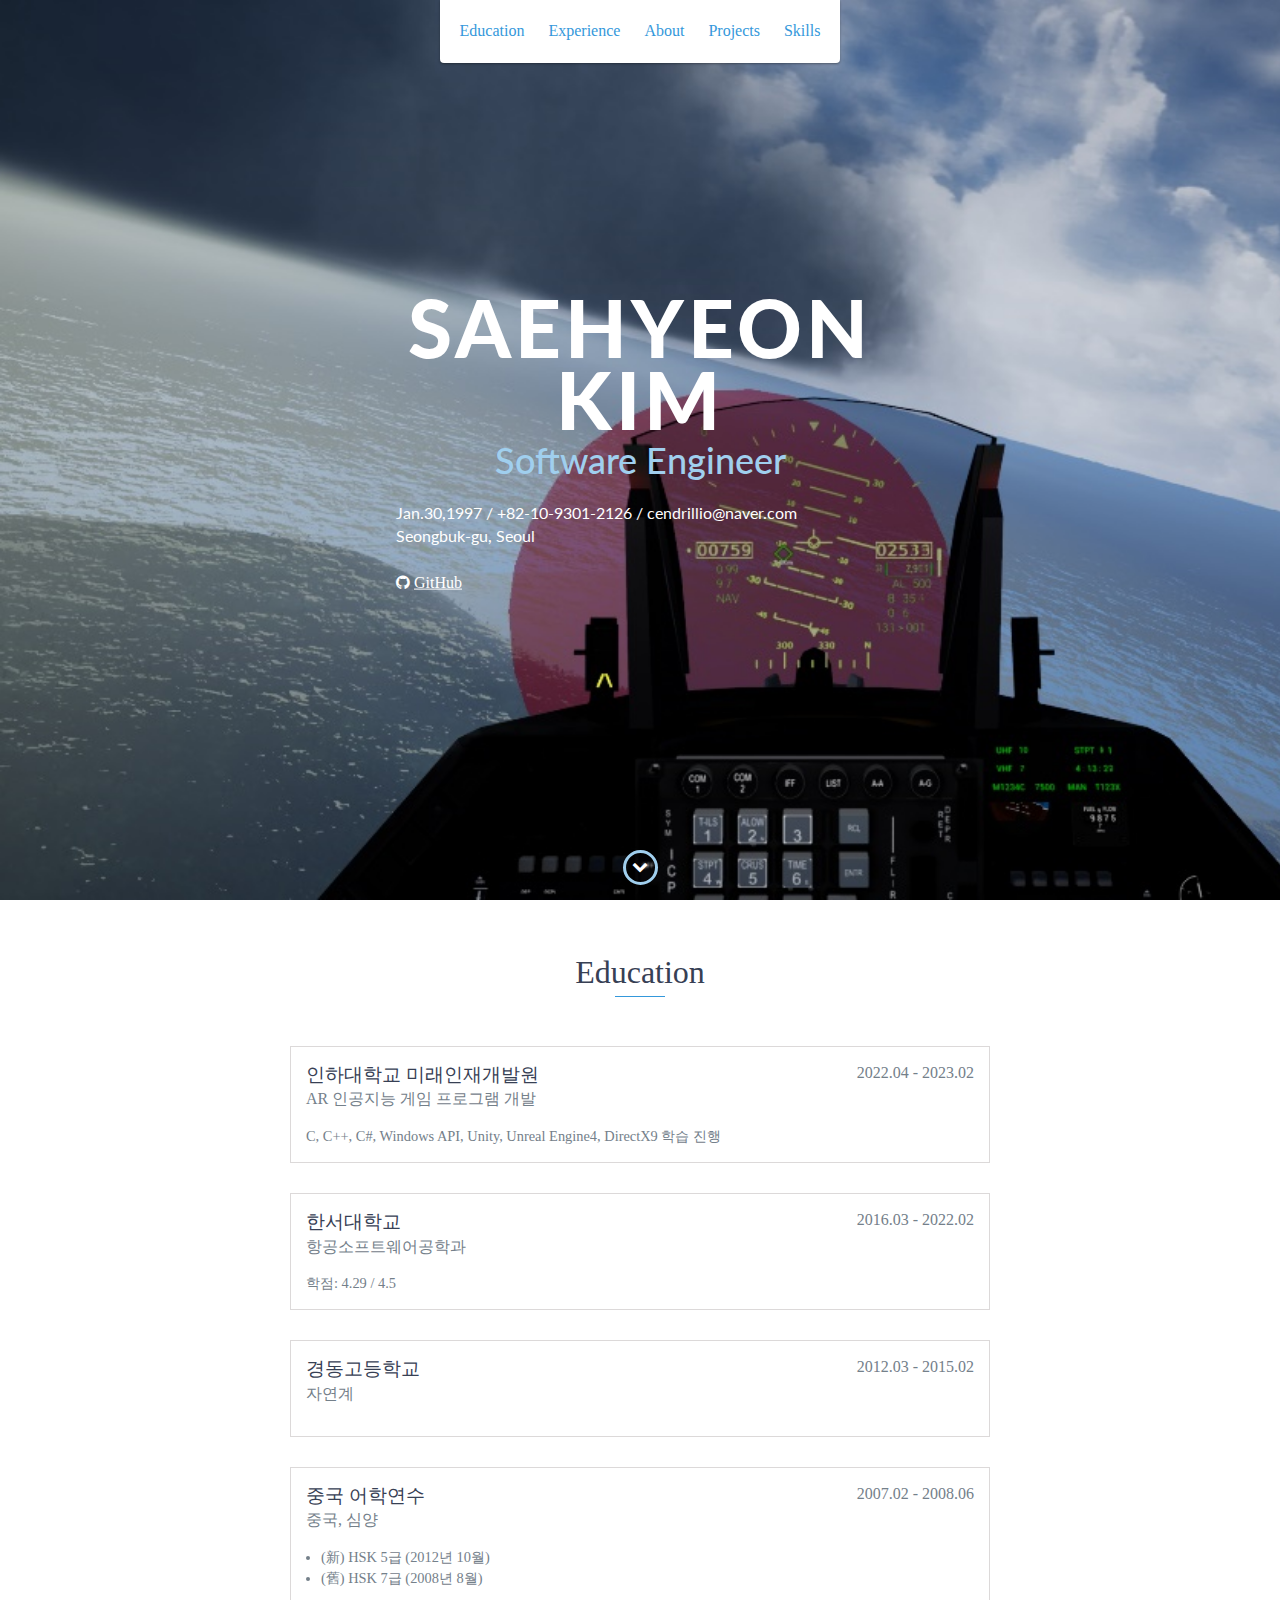
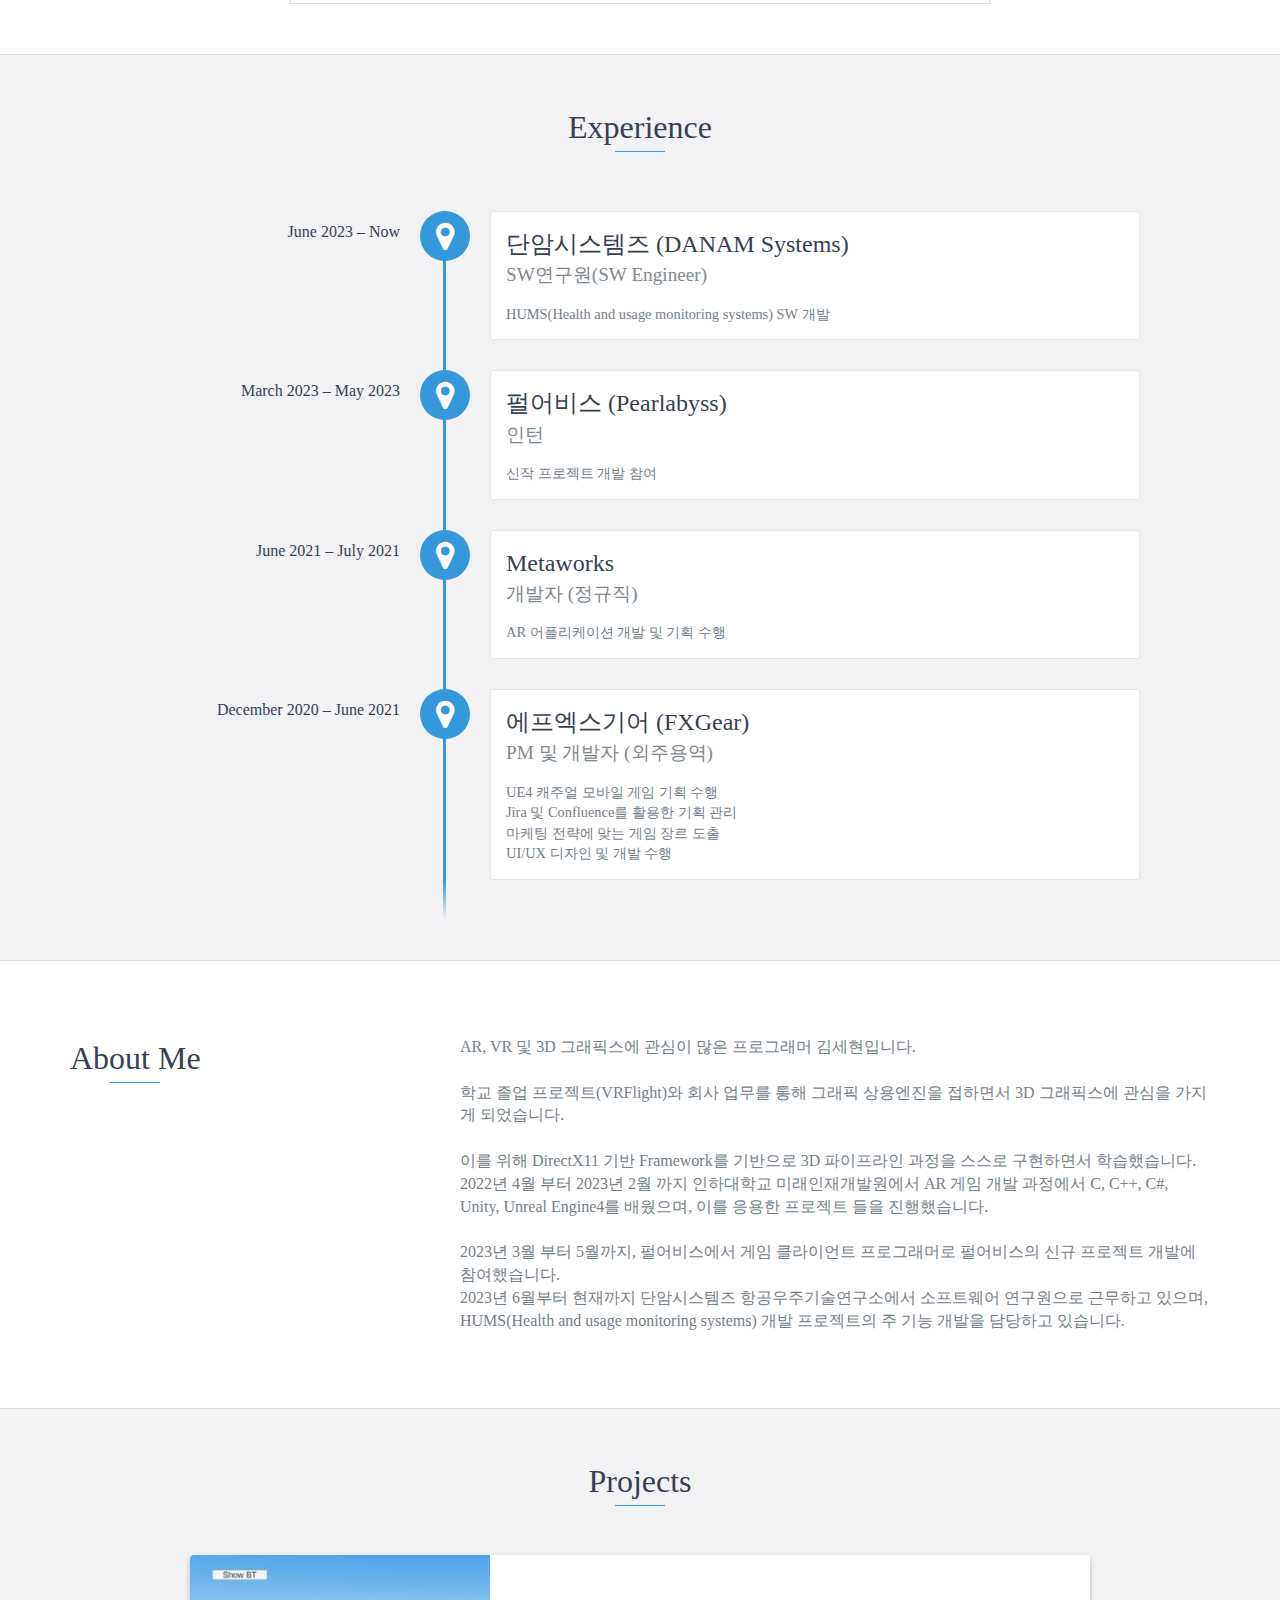
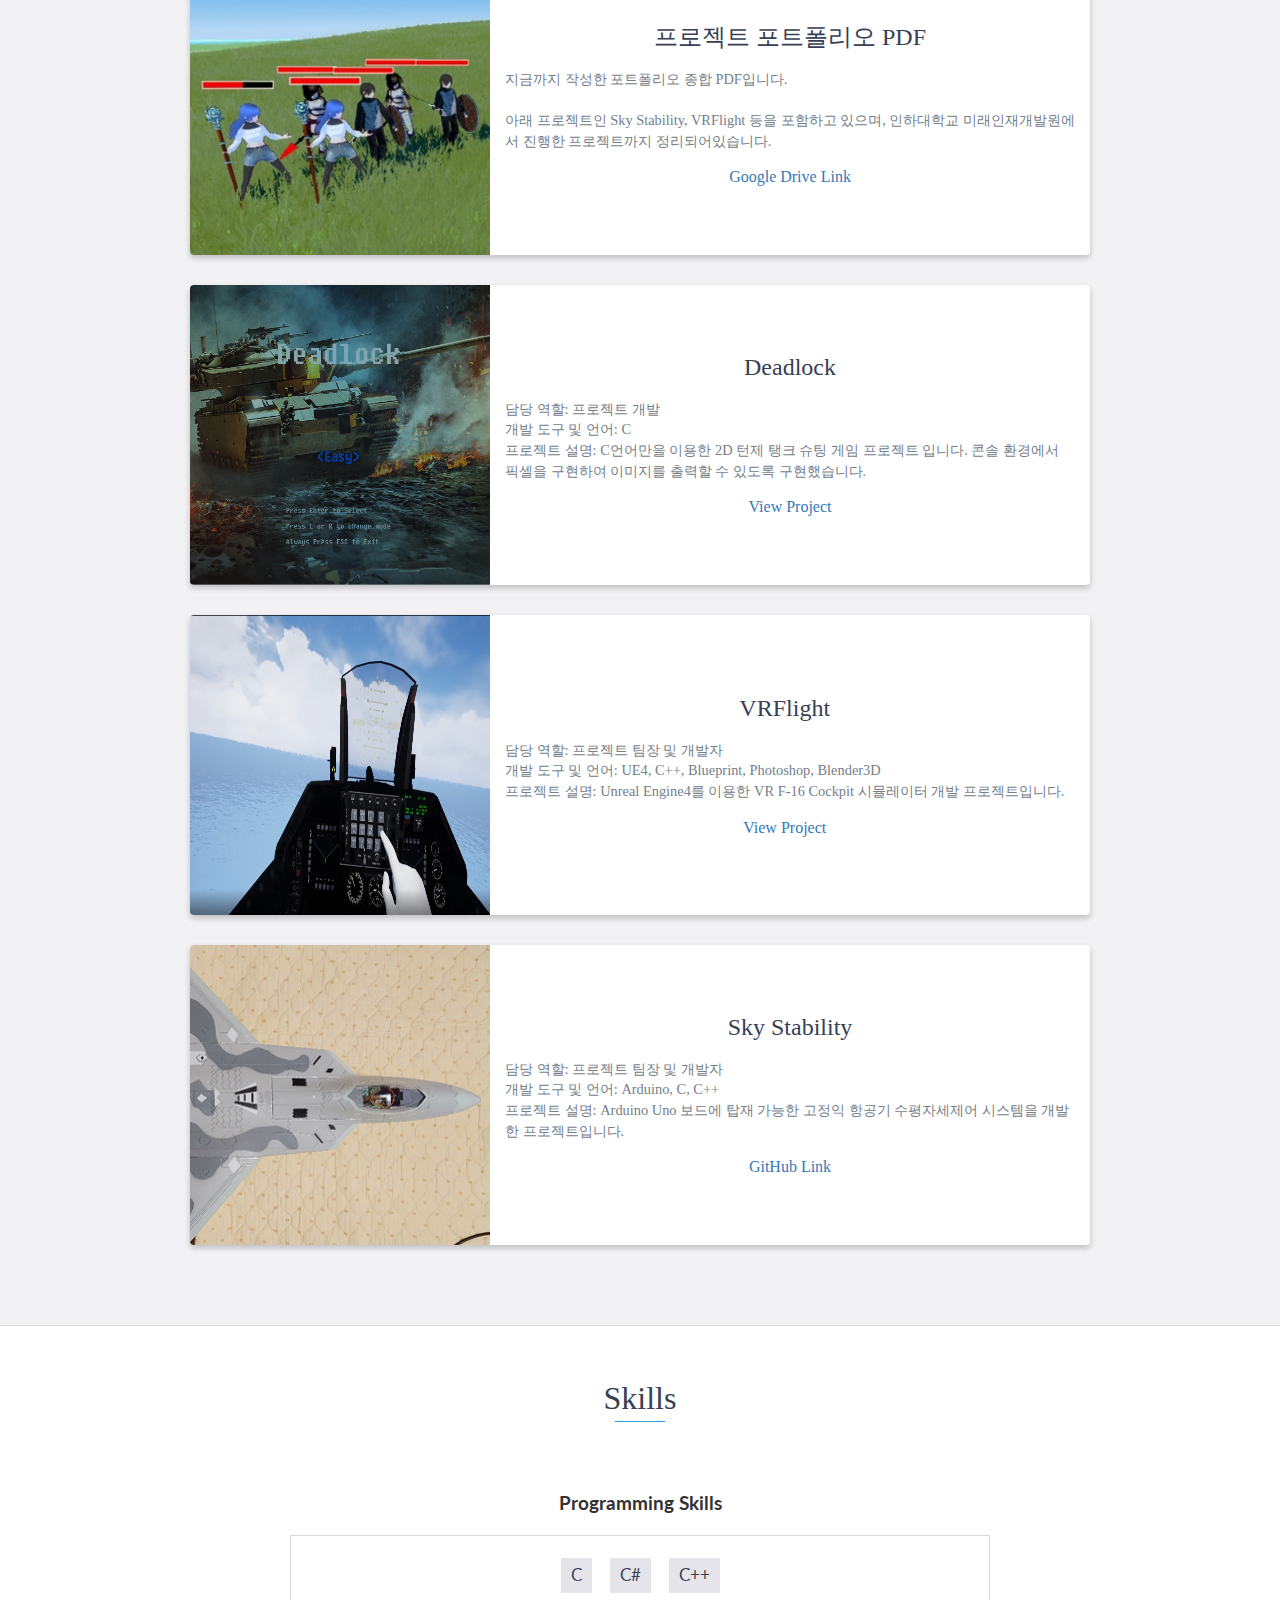
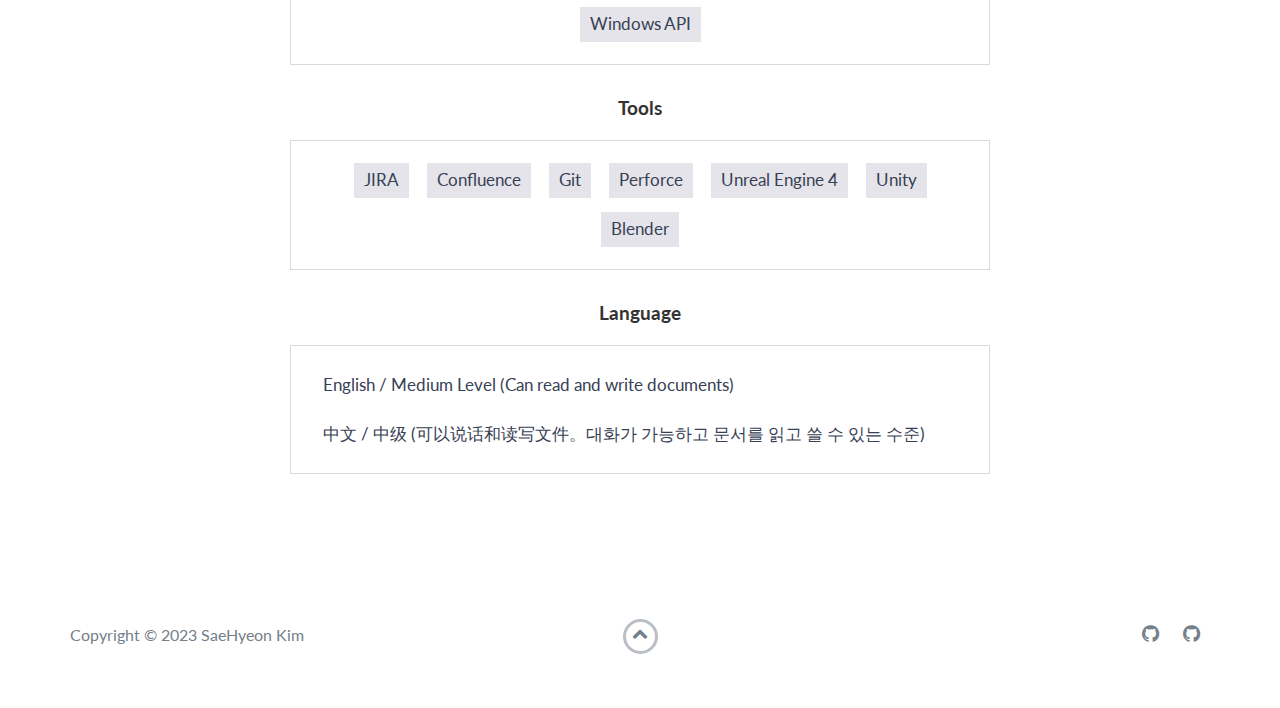
<file: index.html>
<!DOCTYPE html>
<html class="no-js" lang="ko">
  <head>
    <meta charset="utf-8" />
    <meta http-equiv="X-UA-Compatible" content="IE=edge" />
    <meta name="viewport" content="width=device-width, initial-scale=1" />
    <title>SaeHyeon Kim</title>
    <link rel="shortcut icon" href="favicon.ico" type="image/x-icon" />
    <link rel="icon" href="favicon.ico" type="image/x-icon" />
    <link
      href="https://fonts.googleapis.com/css?family=Lato:300,400,700,900"
      rel="stylesheet"
    />
    <link
      href="https://hangeul.pstatic.net/hangeul_static/css/nanum-square.css"
      rel="stylesheet"
    />
    <link
      href="https://hangeul.pstatic.net/hangeul_static/css/nanum-square-round.css"
      rel="stylesheet"
    />
    <link rel="stylesheet" href="libs/font-awesome/css/font-awesome.min.css" />
    <link href="css/bootstrap.min.css" rel="stylesheet" />
    <link href="css/styles.css" rel="stylesheet" />
  </head>

  <style>
    .nsNormal {
      font-family: "nanum-square";
    }
    .nsExBold {
      font-family: "NanumSquareExtraBold";
    }
    .nsBold {
      font-family: "NanumSquareBold";
    }
    .nsRExBold {
      font-family: "NanumSquareRoundExtraBold";
    }
    .nsAcBold {
      font-family: "NanumSquareAcb";
    }
    .nsAcExBold {
      font-family: "NanumSquareAceb";
    }
    .nsAcLight {
      font-family: "NanumSquareAcl";
    }
    .nsAcRegular {
      font-family: "NanumSquareAcr";
    }
  </style>

  <body>
    <div id="mobile-menu-open" class="shadow-large">
      <i class="fa fa-bars" aria-hidden="true"></i>
    </div>
    <!-- End #mobile-menu-toggle -->
    <header>
      <div id="mobile-menu-close">
        <span>Close</span> <i class="fa fa-times" aria-hidden="true"></i>
      </div>
      <ul id="menu" class="shadow">
        <li>
          <a class="nsAcBold" href="#education">Education</a>
        </li>
        <li>
          <a class="nsAcBold" href="#experience">Experience</a>
        </li>
        <li>
          <a class="nsAcBold" href="#about">About</a>
        </li>
        <li>
          <a class="nsAcBold" href="#projects">Projects</a>
        </li>
        <li>
          <a class="nsAcBold" href="#skills">Skills</a>
        </li>
        <!--li>
                <a class="nsExBold" shref="#contact">Contact</a>
            </li-->
      </ul>
    </header>
    <!-- End header -->

    <div id="lead">
      <div id="lead-content">
        <h1>SaeHyeon Kim</h1>
        <h2>Software Engineer</h2>
        <p align="left" style="color: #ffffff">
          &emsp;&emsp;&emsp;&emsp;&emsp;&emsp; Jan.30,1997 / +82-10-9301-2126 /
          cendrillio@naver.com<br />
          &emsp;&emsp;&emsp;&emsp;&emsp;&emsp; Seongbuk-gu, Seoul<br /><br />
          &emsp;&emsp;&emsp;&emsp;&emsp;&emsp;
          <a
            href="https://github.com/ArshesSH"
            target="_blank"
            style="color: #ffffff"
          >
            <i class="fa fa-github" aria-hidden="true">
              <u>GitHub</u>
            </i>
          </a>
        </p>
        <!--a href="https://arshessh.github.io/#" download="Resume_SaeHyeon_Kim" class="btn-rounded-white">Download Resume</a-->
      </div>
      <!-- End #lead-content -->

      <!--div id="lead-overlay"></div-->

      <div id="lead-down">
        <span>
          <i class="fa fa-chevron-down" aria-hidden="true"></i>
        </span>
      </div>
      <!-- End #lead-down -->
    </div>
    <!-- End #lead -->

    <div id="education">
      <h2 class="heading nsAcExBold">Education</h2>
      <div class="education-block nsAcExBold">
        <h3>인하대학교 미래인재개발원</h3>
        <span class="education-date">2022.04 - 2023.02</span>
        <h4>AR 인공지능 게임 프로그램 개발</h4>
        <p class="nsAcRegular">
          C, C++, C#, Windows API, Unity, Unreal Engine4, DirectX9 학습 진행
        </p>
      </div>
      <div class="education-block nsAcExBold">
        <h3>한서대학교</h3>
        <span class="education-date">2016.03 - 2022.02</span>
        <h4>항공소프트웨어공학과</h4>
        <p class="nsAcRegular">학점: 4.29 / 4.5<br /></p>
      </div>
      <!-- End .education-block -->

      <div class="education-block nsAcExBold">
        <h3>경동고등학교</h3>
        <span class="education-date">2012.03 - 2015.02</span>
        <h4>자연계</h4>
      </div>
      <!-- End .education-block -->

      <div class="education-block nsAcExBold">
        <h3>중국 어학연수</h3>
        <span class="education-date">2007.02 - 2008.06</span>
        <h4>중국, 심양</h4>
        <ul>
          <li class="nsAcRegular">(新) HSK 5급 (2012년 10월)</li>
          <li class="nsAcRegular">(舊) HSK 7급 (2008년 8월)</li>
        </ul>
      </div>
    </div>
    <!-- End #education -->

    <div id="experience" class="background-alt">
      <h2 class="heading nsAcExBold">Experience</h2>
      <div id="experience-timeline" class="nsAcExBold">
        <div data-date="June 2023 – Now">
          <h3>단암시스템즈 (DANAM Systems)</h3>
          <h4>SW연구원(SW Engineer)</h4>
          <p class="nsAcRegular">
            HUMS(Health and usage monitoring systems) SW 개발<br />
          </p>
        </div>
        <div data-date="March 2023 – May 2023">
          <h3>펄어비스 (Pearlabyss)</h3>
          <h4>인턴</h4>
          <p class="nsAcRegular">신작 프로젝트 개발 참여<br /></p>
        </div>
        <div data-date="June 2021 – July 2021">
          <h3>Metaworks</h3>
          <h4>개발자 (정규직)</h4>
          <p class="nsAcRegular">AR 어플리케이션 개발 및 기획 수행</p>
        </div>
        <div data-date="December 2020 – June 2021">
          <h3>에프엑스기어 (FXGear)</h3>
          <h4>PM 및 개발자 (외주용역)</h4>
          <p class="nsAcRegular">
            UE4 캐주얼 모바일 게임 기획 수행<br />
            Jira 및 Confluence를 활용한 기획 관리<br />
            마케팅 전략에 맞는 게임 장르 도출<br />
            UI/UX 디자인 및 개발 수행
          </p>
        </div>

        <!-- div data-date="September 2015 – September 2016">
                <h3>Employer Name</h3>
                <h4>Job Title</h4>
                <p>
                    Lorem ipsum dolor sit amet, consectetur adipiscing elit. Curabitur in iaculis ex. Etiam volutpat laoreet urna. Morbi ut tortor nec nulla commodo malesuada sit amet vel lacus. Fusce eget efficitur libero. Morbi dapibus porta quam laoreet placerat.
                </p>
            </div -->
      </div>
    </div>
    <!-- End #experience -->

    <div id="about">
      <div class="container nsAcExBold">
        <div class="row">
          <div class="col-md-4">
            <h2 class="heading">About Me</h2>
          </div>
          <div class="col-md-8">
            <p class="nsAcRegular">
              AR, VR 및 3D 그래픽스에 관심이 많은 프로그래머 김세현입니다.<br /><br />
              학교 졸업 프로젝트(VRFlight)와 회사 업무를 통해 그래픽 상용엔진을
              접하면서 3D 그래픽스에 관심을 가지게 되었습니다.<br /><br />
              이를 위해 DirectX11 기반 Framework를 기반으로 3D 파이프라인 과정을
              스스로 구현하면서 학습했습니다.<br />
              2022년 4월 부터 2023년 2월 까지 인하대학교 미래인재개발원에서 AR
              게임 개발 과정에서 C, C++, C#, Unity, Unreal Engine4를 배웠으며,
              이를 응용한 프로젝트 들을 진행했습니다.<br /><br />
              2023년 3월 부터 5월까지, 펄어비스에서 게임 클라이언트 프로그래머로
              펄어비스의 신규 프로젝트 개발에 참여했습니다. <br />
              2023년 6월부터 현재까지 단암시스템즈 항공우주기술연구소에서
              소프트웨어 연구원으로 근무하고 있으며, HUMS(Health and usage
              monitoring systems) 개발 프로젝트의 주 기능 개발을 담당하고
              있습니다.
            </p>
          </div>
        </div>
      </div>
    </div>
    <!-- End #about -->

    <div id="projects" class="background-alt nsAcExBold">
      <h2 class="heading nsAcExBold">Projects</h2>
      <div class="container">
        <div class="row">
          <div class="project shadow-large">
            <div class="project-image">
              <img src="images/projectlup.png" width="300" height="300" />
            </div>
            <div class="project-info">
              <h3>프로젝트 포트폴리오 PDF</h3>
              <p align="left" class="nsAcBold">
                지금까지 작성한 포트폴리오 종합 PDF입니다.<br /><br />
                아래 프로젝트인 Sky Stability, VRFlight 등을 포함하고 있으며,
                인하대학교 미래인재개발원에서 진행한 프로젝트까지
                정리되어있습니다.
              </p>
              <a
                href="https://drive.google.com/file/d/1fTTf_drwLzxFTzOOhzb_kIRe8DAZn4_P/view?usp=share_link"
                target="_blank"
                >Google Drive Link</a
              >
            </div>
          </div>

          <!-- 2023.05.01 Deadlock 프로젝트를 상단 미래인재개발원 포폴에 합류함으로 연결 해제를 위해 주석처리 함 -->
          <div class="project shadow-large">
            <div class="project-image">
              <img
                src="images/cGame/Deadlock_Icon.png"
                width="300"
                height="300"
              />
            </div>
            <div class="project-info">
              <h3>Deadlock</h3>
              <p align="left" class="nsAcBold">
                담당 역할: 프로젝트 개발<br />
                개발 도구 및 언어: C<br />
                프로젝트 설명: C언어만을 이용한 2D 턴제 탱크 슈팅 게임 프로젝트
                입니다. 콘솔 환경에서 픽셀을 구현하여 이미지를 출력할 수 있도록
                구현했습니다.
              </p>
              <a href="projects/cGame/cGame.html">View Project</a>
            </div>
          </div>

          <div class="project shadow-large">
            <div class="project-image">
              <img src="images/vrflight.PNG" width="300" height="300" />
            </div>
            <!-- End .project-image -->
            <div class="project-info">
              <h3>VRFlight</h3>
              <p align="left" class="nsAcBold">
                담당 역할: 프로젝트 팀장 및 개발자<br />
                개발 도구 및 언어: UE4, C++, Blueprint, Photoshop, Blender3D<br />
                프로젝트 설명: Unreal Engine4를 이용한 VR F-16 Cockpit
                시뮬레이터 개발 프로젝트입니다.
              </p>
              <a href="projects/vrflight/vrflight.html">View Project</a>
            </div>
            <!-- End .project-info -->
          </div>
          <!-- End .project -->

          <div class="project shadow-large">
            <div class="project-image">
              <img
                src="images/flight-controller.png"
                width="300"
                height="300"
              />
            </div>
            <!-- End .project-image -->
            <div class="project-info">
              <h3>Sky Stability</h3>
              <p align="left" class="nsAcBold">
                담당 역할: 프로젝트 팀장 및 개발자<br />
                개발 도구 및 언어: Arduino, C, C++<br />
                프로젝트 설명: Arduino Uno 보드에 탑재 가능한 고정익 항공기
                수평자세제어 시스템을 개발한 프로젝트입니다.
              </p>
              <a
                href="https://github.com/s-kim-mcg/Fixed-wing_FlightController"
                target="_blank"
                >GitHub Link</a
              >
            </div>
            <!-- End .project-info -->
          </div>
          <!-- End .project -->
        </div>
      </div>
    </div>
    <!-- End #projects -->

    <div id="skills">
      <h2 class="heading nsAcExBold">Skills</h2>
      <h3>Programming Skills</h3>
      <div class="education-block">
        <ul align="center">
          <li>C</li>
          <li>C#</li>
          <li>C++</li>
          <br />
          <li>Windows API</li>
        </ul>
      </div>

      <h3>Tools</h3>
      <div class="education-block">
        <ul align="center">
          <li>JIRA</li>
          <li>Confluence</li>
          <li>Git</li>
          <li>Perforce</li>
          <li>Unreal Engine 4</li>
          <li>Unity</li>
          <li>Blender</li>
        </ul>
      </div>

      <h3>Language</h3>
      <div class="education-block">
        <ul align="left">
          <li style="background-color: transparent">
            English / Medium Level (Can read and write documents)
          </li>
          <br />
          <li style="background-color: transparent">
            中文 / 中级 (可以说话和读写文件。대화가 가능하고 문서를 읽고 쓸 수
            있는 수준)
          </li>
        </ul>
      </div>

      <!--h3>IDE & Tool</h3>
        <div class="education-block">
            <ul align="center">
                <li>Visual Studio</li>
                <li>Android Studio</li>
                <li>MySQL 8.0.26</li>
                <li>Jira Software</li>
                <li>Confluence</li>
                <li>Unreal Engine 4</li>
                <li>Unity</li>
                <li>Adobe Photoshop</li>
                <li>Blender</li>
                <li>Microsoft Office</li>
                <li>Goldwave</li>
            </ul>
        </div>

        <h3>What I'm learning now</h3>
        <div class="education-block">
            <ul align="center">
                <li>DirectX</li>
            </ul>
        </div-->
    </div>
    <!-- End #skills -->

    <!--div id="contact">
        <h2>Get in Touch</h2>
        <div id="contact-form">
            <form method="POST" action="https://formspree.io/email@email.com">
                <input type="hidden" name="_subject" value="Contact request from personal website" />
                <input type="email" name="_replyto" placeholder="Your email" required>
                <textarea name="message" placeholder="Your message" required></textarea>
                <button type="submit">Send</button>
            </form>
        </div-->
    <!-- End #contact-form -->
    <!--/div-->
    <!-- End #contact -->

    <footer>
      <div class="container">
        <div class="row">
          <div class="col-sm-5 copyright">
            <p>Copyright &copy; 2023 SaeHyeon Kim</p>
          </div>
          <div class="col-sm-2 top">
            <span id="to-top">
              <i class="fa fa-chevron-up" aria-hidden="true"></i>
            </span>
          </div>
          <div class="col-sm-5 social">
            <ul>
              <li>
                <a href="https://github.com/ArshesSH" target="_blank"
                  ><i class="fa fa-github" aria-hidden="true"></i
                ></a>
              </li>
              <li>
                <a href="https://github.com/s-kim-mcg" target="_blank"
                  ><i class="fa fa-github" aria-hidden="true"></i
                ></a>
              </li>
            </ul>
          </div>
        </div>
      </div>
    </footer>
    <!-- End footer -->

    <script src="https://ajax.googleapis.com/ajax/libs/jquery/1.12.4/jquery.min.js"></script>
    <script src="js/scripts.min.js"></script>
  </body>
</html>
</file>
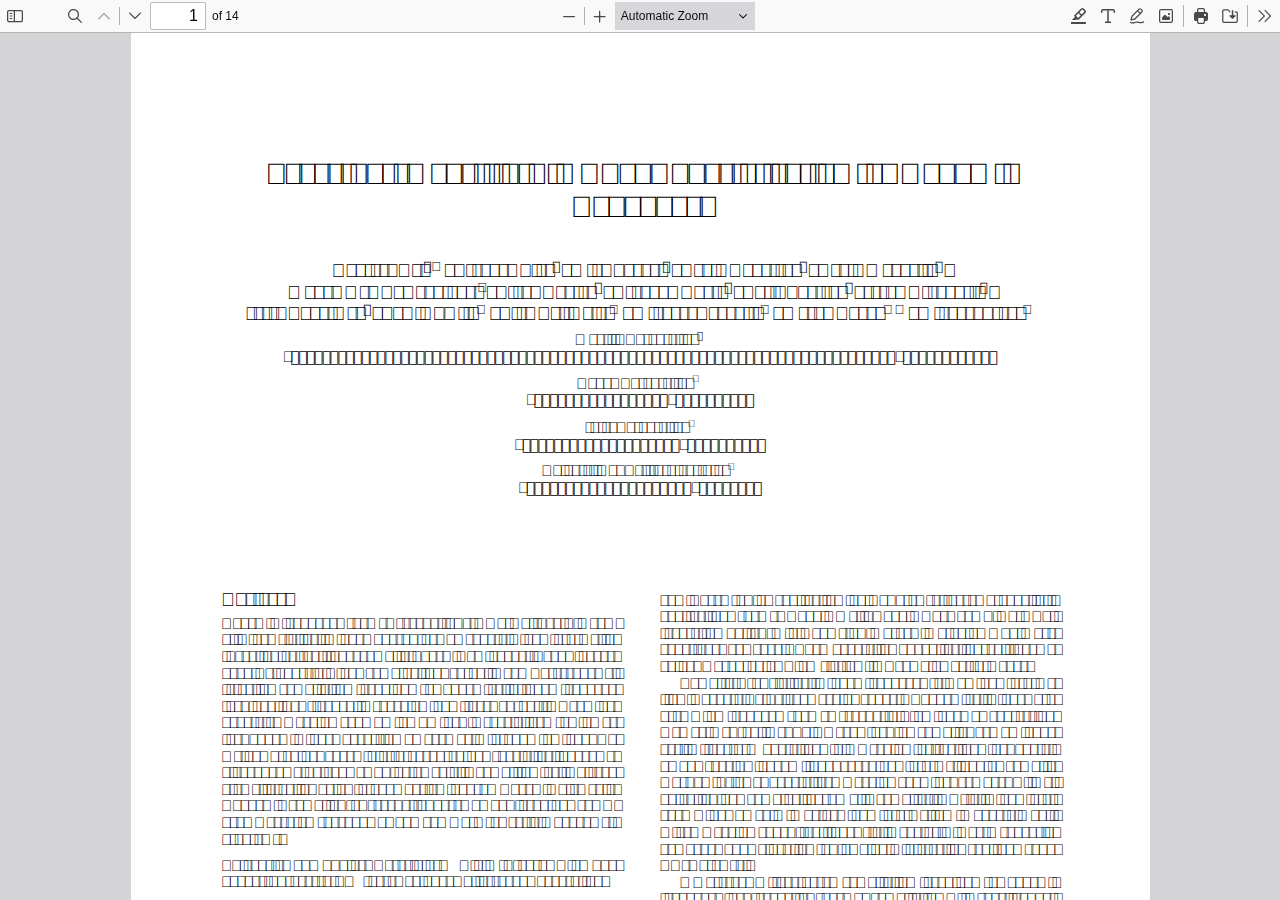
<file: js/pdfjs/web/viewer.html>
﻿<!DOCTYPE html>
<!--
Copyright 2012 Mozilla Foundation

Licensed under the Apache License, Version 2.0 (the "License");
you may not use this file except in compliance with the License.
You may obtain a copy of the License at

    http://www.apache.org/licenses/LICENSE-2.0

Unless required by applicable law or agreed to in writing, software
distributed under the License is distributed on an "AS IS" BASIS,
WITHOUT WARRANTIES OR CONDITIONS OF ANY KIND, either express or implied.
See the License for the specific language governing permissions and
limitations under the License.

Adobe CMap resources are covered by their own copyright but the same license:

    Copyright 1990-2015 Adobe Systems Incorporated.

See https://github.com/adobe-type-tools/cmap-resources
-->
<html dir="ltr" mozdisallowselectionprint>
  <head>
    <meta charset="utf-8">
    <meta name="viewport" content="width=device-width, initial-scale=1, maximum-scale=1">
    <meta name="google" content="notranslate">
    <title>PDF.js viewer</title>

<!-- This snippet is used in production (included from viewer.html) -->
<link rel="resource" type="application/l10n" href="locale/locale.json">
<script src="../build/pdf.mjs" type="module"></script>

    <link rel="stylesheet" href="viewer.css">

  <script src="viewer.mjs" type="module"></script>
  </head>

  <body tabindex="0">
    <div id="outerContainer">
      <span id="viewer-alert" class="visuallyHidden" role="alert"></span>

      <div id="sidebarContainer">
        <div id="toolbarSidebar" class="toolbarHorizontalGroup">
          <div id="toolbarSidebarLeft">
            <div id="sidebarViewButtons" class="toolbarHorizontalGroup toggled" role="radiogroup">
              <button id="viewThumbnail" class="toolbarButton toggled" type="button" tabindex="0" data-l10n-id="pdfjs-thumbs-button" role="radio" aria-checked="true" aria-controls="thumbnailView">
                 <span data-l10n-id="pdfjs-thumbs-button-label"></span>
              </button>
              <button id="viewOutline" class="toolbarButton" type="button" tabindex="0" data-l10n-id="pdfjs-document-outline-button" role="radio" aria-checked="false" aria-controls="outlineView">
                 <span data-l10n-id="pdfjs-document-outline-button-label"></span>
              </button>
              <button id="viewAttachments" class="toolbarButton" type="button" tabindex="0" data-l10n-id="pdfjs-attachments-button" role="radio" aria-checked="false" aria-controls="attachmentsView">
                 <span data-l10n-id="pdfjs-attachments-button-label"></span>
              </button>
              <button id="viewLayers" class="toolbarButton" type="button" tabindex="0" data-l10n-id="pdfjs-layers-button" role="radio" aria-checked="false" aria-controls="layersView">
                 <span data-l10n-id="pdfjs-layers-button-label"></span>
              </button>
            </div>
          </div>

          <div id="toolbarSidebarRight">
            <div id="outlineOptionsContainer" class="toolbarHorizontalGroup">
              <div class="verticalToolbarSeparator"></div>

              <button id="currentOutlineItem" class="toolbarButton" type="button" disabled="disabled" tabindex="0" data-l10n-id="pdfjs-current-outline-item-button">
                <span data-l10n-id="pdfjs-current-outline-item-button-label"></span>
              </button>
            </div>
          </div>
        </div>
        <div id="sidebarContent">
          <div id="thumbnailView">
          </div>
          <div id="outlineView" class="hidden">
          </div>
          <div id="attachmentsView" class="hidden">
          </div>
          <div id="layersView" class="hidden">
          </div>
        </div>
        <div id="sidebarResizer"></div>
      </div>  <!-- sidebarContainer -->

      <div id="mainContainer">
        <div class="toolbar">
          <div id="toolbarContainer">
            <div id="toolbarViewer" class="toolbarHorizontalGroup">
              <div id="toolbarViewerLeft" class="toolbarHorizontalGroup">
                <button id="sidebarToggleButton" class="toolbarButton" type="button" tabindex="0" data-l10n-id="pdfjs-toggle-sidebar-button" aria-expanded="false" aria-haspopup="true" aria-controls="sidebarContainer">
                  <span data-l10n-id="pdfjs-toggle-sidebar-button-label"></span>
                </button>
                <div class="toolbarButtonSpacer"></div>
                <div class="toolbarButtonWithContainer">
                  <button id="viewFindButton" class="toolbarButton" type="button" tabindex="0" data-l10n-id="pdfjs-findbar-button" aria-expanded="false" aria-controls="findbar">
                    <span data-l10n-id="pdfjs-findbar-button-label"></span>
                  </button>
                  <div class="hidden doorHanger toolbarHorizontalGroup" id="findbar">
                    <div id="findInputContainer" class="toolbarHorizontalGroup">
                      <span class="loadingInput end toolbarHorizontalGroup">
                        <input id="findInput" class="toolbarField" tabindex="0" data-l10n-id="pdfjs-find-input" aria-invalid="false">
                      </span>
                      <div class="toolbarHorizontalGroup">
                        <button id="findPreviousButton" class="toolbarButton" type="button" tabindex="0" data-l10n-id="pdfjs-find-previous-button">
                          <span data-l10n-id="pdfjs-find-previous-button-label"></span>
                        </button>
                        <div class="splitToolbarButtonSeparator"></div>
                        <button id="findNextButton" class="toolbarButton" type="button" tabindex="0" data-l10n-id="pdfjs-find-next-button">
                          <span data-l10n-id="pdfjs-find-next-button-label"></span>
                        </button>
                      </div>
                    </div>

                    <div id="findbarOptionsOneContainer" class="toolbarHorizontalGroup">
                      <div class="toggleButton toolbarLabel">
                        <input type="checkbox" id="findHighlightAll" tabindex="0" />
                        <label for="findHighlightAll" data-l10n-id="pdfjs-find-highlight-checkbox"></label>
                      </div>
                      <div class="toggleButton toolbarLabel">
                        <input type="checkbox" id="findMatchCase" tabindex="0" />
                        <label for="findMatchCase" data-l10n-id="pdfjs-find-match-case-checkbox-label"></label>
                      </div>
                    </div>
                    <div id="findbarOptionsTwoContainer" class="toolbarHorizontalGroup">
                      <div class="toggleButton toolbarLabel">
                        <input type="checkbox" id="findMatchDiacritics" tabindex="0" />
                        <label for="findMatchDiacritics" data-l10n-id="pdfjs-find-match-diacritics-checkbox-label"></label>
                      </div>
                      <div class="toggleButton toolbarLabel">
                        <input type="checkbox" id="findEntireWord" tabindex="0" />
                        <label for="findEntireWord" data-l10n-id="pdfjs-find-entire-word-checkbox-label"></label>
                      </div>
                    </div>

                    <div id="findbarMessageContainer" class="toolbarHorizontalGroup" aria-live="polite">
                      <span id="findResultsCount" class="toolbarLabel"></span>
                      <span id="findMsg" class="toolbarLabel"></span>
                    </div>
                  </div>  <!-- findbar -->
                </div>
                <div class="toolbarHorizontalGroup hiddenSmallView">
                  <button class="toolbarButton" type="button" id="previous" tabindex="0" data-l10n-id="pdfjs-previous-button">
                    <span data-l10n-id="pdfjs-previous-button-label"></span>
                  </button>
                  <div class="splitToolbarButtonSeparator"></div>
                  <button class="toolbarButton" type="button" id="next" tabindex="0" data-l10n-id="pdfjs-next-button">
                    <span data-l10n-id="pdfjs-next-button-label"></span>
                  </button>
                </div>
                <div class="toolbarHorizontalGroup">
                  <span class="loadingInput start toolbarHorizontalGroup">
                    <input type="number" id="pageNumber" class="toolbarField" value="1" min="1" tabindex="0" data-l10n-id="pdfjs-page-input" autocomplete="off">
                  </span>
                  <span id="numPages" class="toolbarLabel"></span>
                </div>
              </div>
              <div id="toolbarViewerMiddle" class="toolbarHorizontalGroup">
                <div class="toolbarHorizontalGroup">
                  <button id="zoomOutButton" class="toolbarButton" type="button" tabindex="0" data-l10n-id="pdfjs-zoom-out-button">
                    <span data-l10n-id="pdfjs-zoom-out-button-label"></span>
                  </button>
                  <div class="splitToolbarButtonSeparator"></div>
                  <button id="zoomInButton" class="toolbarButton" type="button" tabindex="0" data-l10n-id="pdfjs-zoom-in-button">
                    <span data-l10n-id="pdfjs-zoom-in-button-label"></span>
                  </button>
                </div>
                <span id="scaleSelectContainer" class="dropdownToolbarButton">
                  <select id="scaleSelect" tabindex="0" data-l10n-id="pdfjs-zoom-select">
                    <option id="pageAutoOption" value="auto" selected="selected" data-l10n-id="pdfjs-page-scale-auto"></option>
                    <option id="pageActualOption" value="page-actual" data-l10n-id="pdfjs-page-scale-actual"></option>
                    <option id="pageFitOption" value="page-fit" data-l10n-id="pdfjs-page-scale-fit"></option>
                    <option id="pageWidthOption" value="page-width" data-l10n-id="pdfjs-page-scale-width"></option>
                    <option id="customScaleOption" value="custom" disabled="disabled" hidden="true" data-l10n-id="pdfjs-page-scale-percent" data-l10n-args='{ "scale": 0 }'></option>
                    <option value="0.5" data-l10n-id="pdfjs-page-scale-percent" data-l10n-args='{ "scale": 50 }'></option>
                    <option value="0.75" data-l10n-id="pdfjs-page-scale-percent" data-l10n-args='{ "scale": 75 }'></option>
                    <option value="1" data-l10n-id="pdfjs-page-scale-percent" data-l10n-args='{ "scale": 100 }'></option>
                    <option value="1.25" data-l10n-id="pdfjs-page-scale-percent" data-l10n-args='{ "scale": 125 }'></option>
                    <option value="1.5" data-l10n-id="pdfjs-page-scale-percent" data-l10n-args='{ "scale": 150 }'></option>
                    <option value="2" data-l10n-id="pdfjs-page-scale-percent" data-l10n-args='{ "scale": 200 }'></option>
                    <option value="3" data-l10n-id="pdfjs-page-scale-percent" data-l10n-args='{ "scale": 300 }'></option>
                    <option value="4" data-l10n-id="pdfjs-page-scale-percent" data-l10n-args='{ "scale": 400 }'></option>
                  </select>
                </span>
              </div>
              <div id="toolbarViewerRight" class="toolbarHorizontalGroup">
                <div id="editorModeButtons" class="toolbarHorizontalGroup" role="radiogroup">
                  <div id="editorSignature" class="toolbarButtonWithContainer" hidden="true">
                    <button id="editorSignatureButton" class="toolbarButton" type="button" tabindex="0" disabled="disabled" role="radio" aria-expanded="false" aria-haspopup="true" aria-controls="editorSignatureParamsToolbar" data-l10n-id="pdfjs-editor-signature-button">
                      <span data-l10n-id="pdfjs-editor-signature-button-label"></span>
                    </button>
                    <div class="editorParamsToolbar hidden doorHangerRight menu" id="editorSignatureParamsToolbar">
                      <div id="addSignatureDoorHanger" class="menuContainer" role="region" data-l10n-id="pdfjs-editor-add-signature-container">
                        <button id="editorSignatureAddSignature" class="toolbarButton labeled" type="button" tabindex="0" data-l10n-id="pdfjs-editor-signature-add-signature-button">
                          <span data-l10n-id="pdfjs-editor-signature-add-signature-button-label" class="editorParamsLabel"></span>
                        </button>
                      </div>
                    </div>
                  </div>
                  <div id="editorHighlight" class="toolbarButtonWithContainer">
                    <button id="editorHighlightButton" class="toolbarButton" type="button" disabled="disabled" role="radio" aria-expanded="false" aria-haspopup="true" aria-controls="editorHighlightParamsToolbar" tabindex="0" data-l10n-id="pdfjs-editor-highlight-button">
                      <span data-l10n-id="pdfjs-editor-highlight-button-label"></span>
                    </button>
                    <div class="editorParamsToolbar hidden doorHangerRight" id="editorHighlightParamsToolbar">
                      <div id="highlightParamsToolbarContainer" class="editorParamsToolbarContainer">
                        <div id="editorHighlightColorPicker" class="colorPicker">
                          <span id="highlightColorPickerLabel" class="editorParamsLabel" data-l10n-id="pdfjs-editor-highlight-colorpicker-label"></span>
                        </div>
                        <div id="editorHighlightThickness">
                          <label for="editorFreeHighlightThickness" class="editorParamsLabel" data-l10n-id="pdfjs-editor-free-highlight-thickness-input"></label>
                          <div class="thicknessPicker">
                            <input type="range" id="editorFreeHighlightThickness" class="editorParamsSlider" data-l10n-id="pdfjs-editor-free-highlight-thickness-title" value="12" min="8" max="24" step="1" tabindex="0">
                          </div>
                        </div>
                        <div id="editorHighlightVisibility">
                          <div class="divider"></div>
                          <div class="toggler">
                            <label for="editorHighlightShowAll" class="editorParamsLabel" data-l10n-id="pdfjs-editor-highlight-show-all-button-label"></label>
                            <button id="editorHighlightShowAll" class="toggle-button" type="button" data-l10n-id="pdfjs-editor-highlight-show-all-button" aria-pressed="true" tabindex="0"></button>
                          </div>
                        </div>
                      </div>
                    </div>
                  </div>
                  <div id="editorFreeText" class="toolbarButtonWithContainer">
                    <button id="editorFreeTextButton" class="toolbarButton" type="button" disabled="disabled" role="radio" aria-expanded="false" aria-haspopup="true" aria-controls="editorFreeTextParamsToolbar" tabindex="0" data-l10n-id="pdfjs-editor-free-text-button">
                      <span data-l10n-id="pdfjs-editor-free-text-button-label"></span>
                    </button>
                    <div class="editorParamsToolbar hidden doorHangerRight" id="editorFreeTextParamsToolbar">
                      <div class="editorParamsToolbarContainer">
                        <div class="editorParamsSetter">
                          <label for="editorFreeTextColor" class="editorParamsLabel" data-l10n-id="pdfjs-editor-free-text-color-input"></label>
                          <input type="color" id="editorFreeTextColor" class="editorParamsColor" tabindex="0">
                        </div>
                        <div class="editorParamsSetter">
                          <label for="editorFreeTextFontSize" class="editorParamsLabel" data-l10n-id="pdfjs-editor-free-text-size-input"></label>
                          <input type="range" id="editorFreeTextFontSize" class="editorParamsSlider" value="10" min="5" max="100" step="1" tabindex="0">
                        </div>
                      </div>
                    </div>
                  </div>
                  <div id="editorInk" class="toolbarButtonWithContainer">
                    <button id="editorInkButton" class="toolbarButton" type="button" disabled="disabled" role="radio" aria-expanded="false" aria-haspopup="true" aria-controls="editorInkParamsToolbar" tabindex="0" data-l10n-id="pdfjs-editor-ink-button">
                      <span data-l10n-id="pdfjs-editor-ink-button-label"></span>
                    </button>
                    <div class="editorParamsToolbar hidden doorHangerRight" id="editorInkParamsToolbar">
                      <div class="editorParamsToolbarContainer">
                        <div class="editorParamsSetter">
                          <label for="editorInkColor" class="editorParamsLabel" data-l10n-id="pdfjs-editor-ink-color-input"></label>
                          <input type="color" id="editorInkColor" class="editorParamsColor" tabindex="0">
                        </div>
                        <div class="editorParamsSetter">
                          <label for="editorInkThickness" class="editorParamsLabel" data-l10n-id="pdfjs-editor-ink-thickness-input"></label>
                          <input type="range" id="editorInkThickness" class="editorParamsSlider" value="1" min="1" max="20" step="1" tabindex="0">
                        </div>
                        <div class="editorParamsSetter">
                          <label for="editorInkOpacity" class="editorParamsLabel" data-l10n-id="pdfjs-editor-ink-opacity-input"></label>
                          <input type="range" id="editorInkOpacity" class="editorParamsSlider" value="1" min="0.05" max="1" step="0.05" tabindex="0">
                        </div>
                      </div>
                    </div>
                  </div>
                  <div id="editorStamp" class="toolbarButtonWithContainer">
                    <button id="editorStampButton" class="toolbarButton" type="button" disabled="disabled" role="radio" aria-expanded="false" aria-haspopup="true" aria-controls="editorStampParamsToolbar" tabindex="0" data-l10n-id="pdfjs-editor-stamp-button">
                      <span data-l10n-id="pdfjs-editor-stamp-button-label"></span>
                    </button>
                    <div class="editorParamsToolbar hidden doorHangerRight menu" id="editorStampParamsToolbar">
                      <div class="menuContainer">
                        <button id="editorStampAddImage" class="toolbarButton labeled" type="button" tabindex="0" data-l10n-id="pdfjs-editor-stamp-add-image-button">
                          <span class="editorParamsLabel" data-l10n-id="pdfjs-editor-stamp-add-image-button-label"></span>
                        </button>
                      </div>
                    </div>
                  </div>
                </div>

                <div id="editorModeSeparator" class="verticalToolbarSeparator"></div>

                <div class="toolbarHorizontalGroup hiddenMediumView">
                  <button id="printButton" class="toolbarButton" type="button" tabindex="0" data-l10n-id="pdfjs-print-button">
                    <span data-l10n-id="pdfjs-print-button-label"></span>
                  </button>

                  <button id="downloadButton" class="toolbarButton" type="button" tabindex="0" data-l10n-id="pdfjs-save-button">
                    <span data-l10n-id="pdfjs-save-button-label"></span>
                  </button>
                </div>

                <div class="verticalToolbarSeparator hiddenMediumView"></div>

                <div id="secondaryToolbarToggle" class="toolbarButtonWithContainer">
                  <button id="secondaryToolbarToggleButton" class="toolbarButton" type="button" tabindex="0" data-l10n-id="pdfjs-tools-button" aria-expanded="false" aria-haspopup="true" aria-controls="secondaryToolbar">
                    <span data-l10n-id="pdfjs-tools-button-label"></span>
                  </button>
                  <div id="secondaryToolbar" class="hidden doorHangerRight menu">
                    <div id="secondaryToolbarButtonContainer" class="menuContainer">
                      <button id="secondaryOpenFile" class="toolbarButton labeled" type="button" tabindex="0" data-l10n-id="pdfjs-open-file-button">
                        <span data-l10n-id="pdfjs-open-file-button-label"></span>
                      </button>

                      <div class="visibleMediumView">
                        <button id="secondaryPrint" class="toolbarButton labeled" type="button" tabindex="0" data-l10n-id="pdfjs-print-button">
                          <span data-l10n-id="pdfjs-print-button-label"></span>
                        </button>

                        <button id="secondaryDownload" class="toolbarButton labeled" type="button" tabindex="0" data-l10n-id="pdfjs-save-button">
                          <span data-l10n-id="pdfjs-save-button-label"></span>
                        </button>

                      </div>

                      <div class="horizontalToolbarSeparator"></div>

                      <button id="presentationMode" class="toolbarButton labeled" type="button" tabindex="0" data-l10n-id="pdfjs-presentation-mode-button">
                        <span data-l10n-id="pdfjs-presentation-mode-button-label"></span>
                      </button>

                      <a href="#" id="viewBookmark" class="toolbarButton labeled" tabindex="0" data-l10n-id="pdfjs-bookmark-button">
                        <span data-l10n-id="pdfjs-bookmark-button-label"></span>
                      </a>

                      <div id="viewBookmarkSeparator" class="horizontalToolbarSeparator"></div>

                      <button id="firstPage" class="toolbarButton labeled" type="button" tabindex="0" data-l10n-id="pdfjs-first-page-button">
                        <span data-l10n-id="pdfjs-first-page-button-label"></span>
                      </button>
                      <button id="lastPage" class="toolbarButton labeled" type="button" tabindex="0" data-l10n-id="pdfjs-last-page-button">
                        <span data-l10n-id="pdfjs-last-page-button-label"></span>
                      </button>

                      <div class="horizontalToolbarSeparator"></div>

                      <button id="pageRotateCw" class="toolbarButton labeled" type="button" tabindex="0" data-l10n-id="pdfjs-page-rotate-cw-button">
                        <span data-l10n-id="pdfjs-page-rotate-cw-button-label"></span>
                      </button>
                      <button id="pageRotateCcw" class="toolbarButton labeled" type="button" tabindex="0" data-l10n-id="pdfjs-page-rotate-ccw-button">
                        <span data-l10n-id="pdfjs-page-rotate-ccw-button-label"></span>
                      </button>

                      <div class="horizontalToolbarSeparator"></div>

                      <div id="cursorToolButtons" role="radiogroup">
                        <button id="cursorSelectTool" class="toolbarButton labeled toggled" type="button" tabindex="0" data-l10n-id="pdfjs-cursor-text-select-tool-button" role="radio" aria-checked="true">
                          <span data-l10n-id="pdfjs-cursor-text-select-tool-button-label"></span>
                        </button>
                        <button id="cursorHandTool" class="toolbarButton labeled" type="button" tabindex="0" data-l10n-id="pdfjs-cursor-hand-tool-button" role="radio" aria-checked="false">
                          <span data-l10n-id="pdfjs-cursor-hand-tool-button-label"></span>
                        </button>
                      </div>

                      <div class="horizontalToolbarSeparator"></div>

                      <div id="scrollModeButtons" role="radiogroup">
                        <button id="scrollPage" class="toolbarButton labeled" type="button" tabindex="0" data-l10n-id="pdfjs-scroll-page-button" role="radio" aria-checked="false">
                          <span data-l10n-id="pdfjs-scroll-page-button-label"></span>
                        </button>
                        <button id="scrollVertical" class="toolbarButton labeled toggled" type="button" tabindex="0" data-l10n-id="pdfjs-scroll-vertical-button" role="radio" aria-checked="true">
                          <span data-l10n-id="pdfjs-scroll-vertical-button-label"></span>
                        </button>
                        <button id="scrollHorizontal" class="toolbarButton labeled" type="button" tabindex="0" data-l10n-id="pdfjs-scroll-horizontal-button" role="radio" aria-checked="false">
                          <span data-l10n-id="pdfjs-scroll-horizontal-button-label"></span>
                        </button>
                        <button id="scrollWrapped" class="toolbarButton labeled" type="button" tabindex="0" data-l10n-id="pdfjs-scroll-wrapped-button" role="radio" aria-checked="false">
                          <span data-l10n-id="pdfjs-scroll-wrapped-button-label"></span>
                        </button>
                      </div>

                      <div class="horizontalToolbarSeparator"></div>

                      <div id="spreadModeButtons" role="radiogroup">
                        <button id="spreadNone" class="toolbarButton labeled toggled" type="button" tabindex="0" data-l10n-id="pdfjs-spread-none-button" role="radio" aria-checked="true">
                          <span data-l10n-id="pdfjs-spread-none-button-label"></span>
                        </button>
                        <button id="spreadOdd" class="toolbarButton labeled" type="button" tabindex="0" data-l10n-id="pdfjs-spread-odd-button" role="radio" aria-checked="false">
                          <span data-l10n-id="pdfjs-spread-odd-button-label"></span>
                        </button>
                        <button id="spreadEven" class="toolbarButton labeled" type="button" tabindex="0" data-l10n-id="pdfjs-spread-even-button" role="radio" aria-checked="false">
                          <span data-l10n-id="pdfjs-spread-even-button-label"></span>
                        </button>
                      </div>

                      <div id="imageAltTextSettingsSeparator" class="horizontalToolbarSeparator hidden"></div>
                      <button id="imageAltTextSettings" type="button" class="toolbarButton labeled hidden" tabindex="0" data-l10n-id="pdfjs-image-alt-text-settings-button" aria-controls="altTextSettingsDialog">
                        <span data-l10n-id="pdfjs-image-alt-text-settings-button-label"></span>
                      </button>

                      <div class="horizontalToolbarSeparator"></div>

                      <button id="documentProperties" class="toolbarButton labeled" type="button" tabindex="0" data-l10n-id="pdfjs-document-properties-button" aria-controls="documentPropertiesDialog">
                        <span data-l10n-id="pdfjs-document-properties-button-label"></span>
                      </button>
                    </div>
                  </div>  <!-- secondaryToolbar -->
                </div>
              </div>
            </div>
            <div id="loadingBar">
              <div class="progress">
                <div class="glimmer">
                </div>
              </div>
            </div>
          </div>
        </div>

        <div id="viewerContainer" tabindex="0">
          <div id="viewer" class="pdfViewer"></div>
        </div>
      </div> <!-- mainContainer -->

      <div id="dialogContainer">
        <dialog id="passwordDialog">
          <div class="row">
            <label for="password" id="passwordText" data-l10n-id="pdfjs-password-label"></label>
          </div>
          <div class="row">
            <input type="password" id="password" class="toolbarField">
          </div>
          <div class="buttonRow">
            <button id="passwordCancel" class="dialogButton" type="button"><span data-l10n-id="pdfjs-password-cancel-button"></span></button>
            <button id="passwordSubmit" class="dialogButton" type="button"><span data-l10n-id="pdfjs-password-ok-button"></span></button>
          </div>
        </dialog>
        <dialog id="documentPropertiesDialog">
          <div class="row">
            <span id="fileNameLabel" data-l10n-id="pdfjs-document-properties-file-name"></span>
            <p id="fileNameField" aria-labelledby="fileNameLabel">-</p>
          </div>
          <div class="row">
            <span id="fileSizeLabel" data-l10n-id="pdfjs-document-properties-file-size"></span>
            <p id="fileSizeField" aria-labelledby="fileSizeLabel">-</p>
          </div>
          <div class="separator"></div>
          <div class="row">
            <span id="titleLabel" data-l10n-id="pdfjs-document-properties-title"></span>
            <p id="titleField" aria-labelledby="titleLabel">-</p>
          </div>
          <div class="row">
            <span id="authorLabel" data-l10n-id="pdfjs-document-properties-author"></span>
            <p id="authorField" aria-labelledby="authorLabel">-</p>
          </div>
          <div class="row">
            <span id="subjectLabel" data-l10n-id="pdfjs-document-properties-subject"></span>
            <p id="subjectField" aria-labelledby="subjectLabel">-</p>
          </div>
          <div class="row">
            <span id="keywordsLabel" data-l10n-id="pdfjs-document-properties-keywords"></span>
            <p id="keywordsField" aria-labelledby="keywordsLabel">-</p>
          </div>
          <div class="row">
            <span id="creationDateLabel" data-l10n-id="pdfjs-document-properties-creation-date"></span>
            <p id="creationDateField" aria-labelledby="creationDateLabel">-</p>
          </div>
          <div class="row">
            <span id="modificationDateLabel" data-l10n-id="pdfjs-document-properties-modification-date"></span>
            <p id="modificationDateField" aria-labelledby="modificationDateLabel">-</p>
          </div>
          <div class="row">
            <span id="creatorLabel" data-l10n-id="pdfjs-document-properties-creator"></span>
            <p id="creatorField" aria-labelledby="creatorLabel">-</p>
          </div>
          <div class="separator"></div>
          <div class="row">
            <span id="producerLabel" data-l10n-id="pdfjs-document-properties-producer"></span>
            <p id="producerField" aria-labelledby="producerLabel">-</p>
          </div>
          <div class="row">
            <span id="versionLabel" data-l10n-id="pdfjs-document-properties-version"></span>
            <p id="versionField" aria-labelledby="versionLabel">-</p>
          </div>
          <div class="row">
            <span id="pageCountLabel" data-l10n-id="pdfjs-document-properties-page-count"></span>
            <p id="pageCountField" aria-labelledby="pageCountLabel">-</p>
          </div>
          <div class="row">
            <span id="pageSizeLabel" data-l10n-id="pdfjs-document-properties-page-size"></span>
            <p id="pageSizeField" aria-labelledby="pageSizeLabel">-</p>
          </div>
          <div class="separator"></div>
          <div class="row">
            <span id="linearizedLabel" data-l10n-id="pdfjs-document-properties-linearized"></span>
            <p id="linearizedField" aria-labelledby="linearizedLabel">-</p>
          </div>
          <div class="buttonRow">
            <button id="documentPropertiesClose" class="dialogButton" type="button"><span data-l10n-id="pdfjs-document-properties-close-button"></span></button>
          </div>
        </dialog>
        <dialog class="dialog altText" id="altTextDialog" aria-labelledby="dialogLabel" aria-describedby="dialogDescription">
          <div id="altTextContainer" class="mainContainer">
            <div id="overallDescription">
              <span id="dialogLabel" data-l10n-id="pdfjs-editor-alt-text-dialog-label" class="title"></span>
              <span id="dialogDescription" data-l10n-id="pdfjs-editor-alt-text-dialog-description"></span>
            </div>
            <div id="addDescription">
              <div class="radio">
                <div class="radioButton">
                  <input type="radio" id="descriptionButton" name="altTextOption" tabindex="0" aria-describedby="descriptionAreaLabel" checked>
                  <label for="descriptionButton" data-l10n-id="pdfjs-editor-alt-text-add-description-label"></label>
                </div>
                <div class="radioLabel">
                  <span id="descriptionAreaLabel" data-l10n-id="pdfjs-editor-alt-text-add-description-description"></span>
                </div>
              </div>
              <div class="descriptionArea">
                <textarea id="descriptionTextarea" aria-labelledby="descriptionAreaLabel" data-l10n-id="pdfjs-editor-alt-text-textarea" tabindex="0"></textarea>
              </div>
            </div>
            <div id="markAsDecorative">
              <div class="radio">
                <div class="radioButton">
                  <input type="radio" id="decorativeButton" name="altTextOption" aria-describedby="decorativeLabel">
                  <label for="decorativeButton" data-l10n-id="pdfjs-editor-alt-text-mark-decorative-label"></label>
                </div>
                <div class="radioLabel">
                  <span id="decorativeLabel" data-l10n-id="pdfjs-editor-alt-text-mark-decorative-description"></span>
                </div>
              </div>
            </div>
            <div id="buttons">
              <button id="altTextCancel" class="secondaryButton" type="button" tabindex="0"><span data-l10n-id="pdfjs-editor-alt-text-cancel-button"></span></button>
              <button id="altTextSave" class="primaryButton" type="button" tabindex="0"><span data-l10n-id="pdfjs-editor-alt-text-save-button"></span></button>
            </div>
          </div>
        </dialog>
        <dialog class="dialog newAltText" id="newAltTextDialog" aria-labelledby="newAltTextTitle" aria-describedby="newAltTextDescription" tabindex="0">
          <div id="newAltTextContainer" class="mainContainer">
            <div class="title">
              <span id="newAltTextTitle" data-l10n-id="pdfjs-editor-new-alt-text-dialog-edit-label" role="sectionhead" tabindex="0"></span>
            </div>
            <div id="mainContent">
              <div id="descriptionAndSettings">
                <div id="descriptionInstruction">
                  <div id="newAltTextDescriptionContainer">
                    <div class="altTextSpinner" role="status" aria-live="polite"></div>
                    <textarea id="newAltTextDescriptionTextarea" aria-labelledby="descriptionAreaLabel" data-l10n-id="pdfjs-editor-new-alt-text-textarea" tabindex="0"></textarea>
                  </div>
                  <span id="newAltTextDescription" role="note" data-l10n-id="pdfjs-editor-new-alt-text-description"></span>
                  <div id="newAltTextDisclaimer" role="note"><div><span data-l10n-id="pdfjs-editor-new-alt-text-disclaimer1"></span> <a href="https://support.mozilla.org/en-US/kb/pdf-alt-text" target="_blank" rel="noopener noreferrer" id="newAltTextLearnMore" data-l10n-id="pdfjs-editor-new-alt-text-disclaimer-learn-more-url" tabindex="0"></a></div></div>
                </div>
                <div id="newAltTextCreateAutomatically" class="toggler">
                  <button id="newAltTextCreateAutomaticallyButton" class="toggle-button" type="button" aria-pressed="true" tabindex="0"></button>
                  <label for="newAltTextCreateAutomaticallyButton" class="togglerLabel" data-l10n-id="pdfjs-editor-new-alt-text-create-automatically-button-label"></label>
                </div>
                <div id="newAltTextDownloadModel" class="hidden">
                  <span id="newAltTextDownloadModelDescription" data-l10n-id="pdfjs-editor-new-alt-text-ai-model-downloading-progress" aria-valuemin="0" data-l10n-args='{ "totalSize": 0, "downloadedSize": 0 }'></span>
                </div>
              </div>
              <div id="newAltTextImagePreview"></div>
            </div>
            <div id="newAltTextError" class="messageBar">
              <div>
                <div>
                  <span class="title" data-l10n-id="pdfjs-editor-new-alt-text-error-title"></span>
                  <span  class="description" data-l10n-id="pdfjs-editor-new-alt-text-error-description"></span>
                </div>
                <button id="newAltTextCloseButton" class="closeButton" type="button" tabindex="0"><span data-l10n-id="pdfjs-editor-new-alt-text-error-close-button"></span></button>
              </div>
            </div>
            <div id="newAltTextButtons" class="dialogButtonsGroup">
              <button id="newAltTextCancel" type="button" class="secondaryButton hidden" tabindex="0"><span data-l10n-id="pdfjs-editor-alt-text-cancel-button"></span></button>
              <button id="newAltTextNotNow" type="button" class="secondaryButton" tabindex="0"><span data-l10n-id="pdfjs-editor-new-alt-text-not-now-button"></span></button>
              <button id="newAltTextSave" type="button" class="primaryButton" tabindex="0"><span data-l10n-id="pdfjs-editor-alt-text-save-button"></span></button>
            </div>
          </div>
        </dialog>

        <dialog class="dialog" id="altTextSettingsDialog" aria-labelledby="altTextSettingsTitle">
          <div id="altTextSettingsContainer" class="mainContainer">
            <div class="title">
              <span id="altTextSettingsTitle" data-l10n-id="pdfjs-editor-alt-text-settings-dialog-label" role="sectionhead" tabindex="0" class="title"></span>
            </div>
            <div id="automaticAltText">
              <span data-l10n-id="pdfjs-editor-alt-text-settings-automatic-title"></span>
              <div id="automaticSettings">
                <div id="createModelSetting">
                  <div class="toggler">
                    <button id="createModelButton" type="button" class="toggle-button" aria-pressed="true" tabindex="0"></button>
                    <label for="createModelButton" class="togglerLabel" data-l10n-id="pdfjs-editor-alt-text-settings-create-model-button-label"></label>
                  </div>
                  <div id="createModelDescription" class="description">
                    <span data-l10n-id="pdfjs-editor-alt-text-settings-create-model-description"></span> <a href="https://support.mozilla.org/en-US/kb/pdf-alt-text" target="_blank" rel="noopener noreferrer" id="altTextSettingsLearnMore" data-l10n-id="pdfjs-editor-new-alt-text-disclaimer-learn-more-url" tabindex="0"></a>
                  </div>
                </div>
                <div id="aiModelSettings">
                  <div>
                    <span data-l10n-id="pdfjs-editor-alt-text-settings-download-model-label" data-l10n-args='{ "totalSize": 180 }'></span>
                    <div id="aiModelDescription" class="description">
                      <span data-l10n-id="pdfjs-editor-alt-text-settings-ai-model-description"></span>
                    </div>
                  </div>
                  <button id="deleteModelButton" type="button" class="secondaryButton" tabindex="0"><span data-l10n-id="pdfjs-editor-alt-text-settings-delete-model-button"></span></button>
                  <button id="downloadModelButton" type="button" class="secondaryButton" tabindex="0"><span data-l10n-id="pdfjs-editor-alt-text-settings-download-model-button"></span></button>
                </div>
              </div>
            </div>
            <div class="dialogSeparator"></div>
            <div id="altTextEditor">
              <span data-l10n-id="pdfjs-editor-alt-text-settings-editor-title"></span>
              <div id="showAltTextEditor">
                <div class="toggler">
                  <button id="showAltTextDialogButton" type="button" class="toggle-button" aria-pressed="true" tabindex="0"></button>
                  <label for="showAltTextDialogButton" class="togglerLabel" data-l10n-id="pdfjs-editor-alt-text-settings-show-dialog-button-label"></label>
                </div>
                <div id="showAltTextDialogDescription" class="description">
                  <span data-l10n-id="pdfjs-editor-alt-text-settings-show-dialog-description"></span>
                </div>
              </div>
            </div>
            <div id="buttons" class="dialogButtonsGroup">
              <button id="altTextSettingsCloseButton" type="button" class="primaryButton" tabindex="0"><span data-l10n-id="pdfjs-editor-alt-text-settings-close-button"></span></button>
            </div>
          </div>
        </dialog>

        <dialog class="dialog signatureDialog" id="addSignatureDialog" aria-labelledby="addSignatureDialogLabel">
          <span id="addSignatureDialogLabel" data-l10n-id="pdfjs-editor-add-signature-dialog-label"></span>
          <div id="addSignatureContainer" class="mainContainer">
            <div class="title">
              <span role="sectionhead" data-l10n-id="pdfjs-editor-add-signature-dialog-title" tabindex="0"></span>
            </div>
            <div role="tablist" id="addSignatureOptions">
              <button id="addSignatureTypeButton" type="button" role="tab" aria-selected="true" aria-controls="addSignatureTypeContainer" data-l10n-id="pdfjs-editor-add-signature-type-button" tabindex="0"></button>
              <button id="addSignatureDrawButton" type="button" role="tab" aria-selected="false" aria-controls="addSignatureDrawContainer" data-l10n-id="pdfjs-editor-add-signature-draw-button" tabindex="0"></button>
              <button id="addSignatureImageButton" type="button" role="tab" aria-selected="false" aria-controls="addSignatureImageContainer" data-l10n-id="pdfjs-editor-add-signature-image-button" tabindex="-1"></button>
            </div>
            <div id="addSignatureActionContainer" data-selected="type">
              <div id="addSignatureTypeContainer" role="tabpanel" aria-labelledby="addSignatureTypeContainer">
                <input id="addSignatureTypeInput" type="text" data-l10n-id="pdfjs-editor-add-signature-type-input" tabindex="0"></input>
              </div>
              <div id="addSignatureDrawContainer" role="tabpanel" aria-labelledby="addSignatureDrawButton" tabindex="-1">
                <svg id="addSignatureDraw" xmlns="http://www.w3.org/2000/svg" aria-labelledby="addSignatureDrawPlaceholder"></svg>
                <span id="addSignatureDrawPlaceholder" data-l10n-id="pdfjs-editor-add-signature-draw-placeholder"></span>
                <div id="thickness">
                  <div>
                    <label for="addSignatureDrawThickness" data-l10n-id="pdfjs-editor-add-signature-draw-thickness-range-label"></label>
                    <input type="range" id="addSignatureDrawThickness" min="1" max="5" step="1" value="1" data-l10n-id="pdfjs-editor-add-signature-draw-thickness-range" data-l10n-args='{ "thickness": 1 }' tabindex="0">
                  </div>
                </div>
              </div>
              <div id="addSignatureImageContainer" role="tabpanel" aria-labelledby="addSignatureImageButton" tabindex="-1">
                <svg id="addSignatureImage" xmlns="http://www.w3.org/2000/svg" aria-labelledby="addSignatureImagePlaceholder"></svg>
                <div id="addSignatureImagePlaceholder">
                  <span data-l10n-id="pdfjs-editor-add-signature-image-placeholder"></span>
                  <label id="addSignatureImageBrowse" for="addSignatureFilePicker" tabindex="0">
                    <a data-l10n-id="pdfjs-editor-add-signature-image-browse-link"></a>
                  </label>
                  <input id="addSignatureFilePicker" type="file"></input>
                </div>
              </div>
              <div id="addSignatureControls">
                <div id="horizontalContainer">
                  <div id="addSignatureDescriptionContainer">
                    <label for="addSignatureDescInput" data-l10n-id="pdfjs-editor-add-signature-description-label"></label>
                    <span id="addSignatureDescription" class="inputWithClearButton">
                      <input id="addSignatureDescInput" type="text" data-l10n-id="pdfjs-editor-add-signature-description-input" tabindex="0"></input>
                      <button class="clearInputButton" type="button" tabindex="0" aria-hidden="true"></button>
                    </span>
                  </div>
                  <button id="clearSignatureButton" type="button" data-l10n-id="pdfjs-editor-add-signature-clear-button" tabindex="0"><span data-l10n-id="pdfjs-editor-add-signature-clear-button-label"></span></button>
                </div>
                <div id="addSignatureSaveContainer">
                  <input type="checkbox" id="addSignatureSaveCheckbox"></input>
                  <label for="addSignatureSaveCheckbox" data-l10n-id="pdfjs-editor-add-signature-save-checkbox"></label>
                  <span></span>
                  <span id="addSignatureSaveWarning" data-l10n-id="pdfjs-editor-add-signature-save-warning-message"></span>
                </div>
              </div>
              <div id="addSignatureError" hidden="true" class="messageBar">
                <div>
                  <div>
                    <span id="addSignatureErrorTitle" class="title" data-l10n-id="pdfjs-editor-add-signature-image-upload-error-title"></span>
                    <span id="addSignatureErrorDescription" class="description" data-l10n-id="pdfjs-editor-add-signature-image-upload-error-description"></span>
                  </div>
                  <button id="addSignatureErrorCloseButton" class="closeButton" type="button" tabindex="0"><span data-l10n-id="pdfjs-editor-add-signature-error-close-button"></span></button>
                </div>
              </div>
              <div class="dialogButtonsGroup">
                <button id="addSignatureCancelButton" type="button" class="secondaryButton" tabindex="0"><span data-l10n-id="pdfjs-editor-add-signature-cancel-button"></span></button>
                <button id="addSignatureAddButton" type="button" class="primaryButton" disabled tabindex="0"><span data-l10n-id="pdfjs-editor-add-signature-add-button"></span></button>
              </div>
            </div>
          </div>
       </dialog>

       <dialog class="dialog signatureDialog" id="editSignatureDescriptionDialog" aria-labelledby="editSignatureDescriptionTitle">
        <div id="editSignatureDescriptionContainer" class="mainContainer">
          <div class="title">
            <span id="editSignatureDescriptionTitle" role="sectionhead" data-l10n-id="pdfjs-editor-edit-signature-dialog-title" tabindex="0"></span>
          </div>
          <div id="editSignatureDescriptionAndView">
            <div id="editSignatureDescriptionContainer">
              <label for="editSignatureDescInput" data-l10n-id="pdfjs-editor-add-signature-description-label"></label>
              <span id="editSignatureDescription" class="inputWithClearButton">
                <input id="editSignatureDescInput" type="text" data-l10n-id="pdfjs-editor-add-signature-description-input" tabindex="0"></input>
                <button class="clearInputButton" type="button" tabindex="0" aria-hidden="true"></button>
              </span>
            </div>
            <svg id="editSignatureView" xmlns="http://www.w3.org/2000/svg"></svg>
          </div>
          <div class="dialogButtonsGroup">
            <button id="editSignatureCancelButton" type="button" class="secondaryButton" tabindex="0"><span data-l10n-id="pdfjs-editor-add-signature-cancel-button"></span></button>
            <button id="editSignatureUpdateButton" type="button" class="primaryButton" disabled tabindex="0"><span data-l10n-id="pdfjs-editor-edit-signature-update-button"></span></button>
          </div>
        </div>
      </dialog>

      <dialog class="dialog commentManager" id="commentManagerDialog">
        <div class="mainContainer">
          <div id="commentManagerToolbar">
            <button id="commentActionsButton" class="toolbarButton" type="button" aria-expanded="false" aria-haspopup="true" aria-controls="commentActionsMenu" tabindex="0" data-l10n-id="pdfjs-editor-edit-comment-actions-button">
              <span data-l10n-id="pdfjs-editor-edit-comment-actions-button-label"></span>
            </button>
            <menu class="hidden" role="menu" id="commentActionsMenu">
              <button id="commentActionsEditButton" role="menuitem" type="button" tabindex="0">
                <span data-l10n-id="pdfjs-editor-edit-comment-actions-edit-button-label"></span>
              </button>
              <button id="commentActionsDeleteButton" role="menuitem" type="button" tabindex="0">
                <span data-l10n-id="pdfjs-editor-edit-comment-actions-delete-button-label"></span>
              </button>
            </menu>
            <button id="commentCloseButton" class="toolbarButton" type="button" tabindex="0" data-l10n-id="pdfjs-editor-edit-comment-close-button">
              <span data-l10n-id="pdfjs-editor-edit-comment-close-button-label"></span>
            </button>
          </div>
          <textarea class="hidden" id="commentManagerTextInput" data-l10n-id="pdfjs-editor-edit-comment-manager-text-input"></textarea>
          <div class="hidden" id="commentManagerTextView"></div>
          <div class="dialogButtonsGroup">
            <button id="commentManagerCancelButton" type="button" class="secondaryButton" tabindex="0">
              <span data-l10n-id="pdfjs-editor-edit-comment-manager-cancel-button"></span>
            </button>
            <button id="commentManagerSaveButton" type="button" class="primaryButton" disabled tabindex="0">
              <span data-l10n-id="pdfjs-editor-edit-comment-manager-save-button"></span>
            </button>
          </div>
        </div>
      </dialog>

        <dialog id="printServiceDialog" style="min-width: 200px;">
          <div class="row">
            <span data-l10n-id="pdfjs-print-progress-message"></span>
          </div>
          <div class="row">
            <progress value="0" max="100"></progress>
            <span data-l10n-id="pdfjs-print-progress-percent" data-l10n-args='{ "progress": 0 }' class="relative-progress">0%</span>
          </div>
          <div class="buttonRow">
            <button id="printCancel" class="dialogButton" type="button"><span data-l10n-id="pdfjs-print-progress-close-button"></span></button>
          </div>
        </dialog>
      </div>  <!-- dialogContainer -->

      <div id="editorUndoBar" class="messageBar" role="status" aria-labelledby="editorUndoBarMessage" tabindex="-1" hidden>
        <div>
          <div>
            <span id="editorUndoBarMessage" class="description"></span>
          </div>
          <button id="editorUndoBarUndoButton" class="undoButton" type="button" tabindex="0" data-l10n-id="pdfjs-editor-undo-bar-undo-button">
            <span data-l10n-id="pdfjs-editor-undo-bar-undo-button-label"></span>
          </button>
          <button id="editorUndoBarCloseButton" class="closeButton" type="button" tabindex="0" data-l10n-id="pdfjs-editor-undo-bar-close-button">
            <span data-l10n-id="pdfjs-editor-undo-bar-close-button-label"></span>
          </button>
        </div>
      </div> <!-- editorUndoBar -->

    </div> <!-- outerContainer -->
    <div id="printContainer"></div>
  </body>
</html>
</file>
<file: css/styles.css>
/*!
    Title: Dev Portfolio Template
    Version: 1.2.2
    Last Change: 03/25/2020
    Author: Ryan Fitzgerald
    Repo: https://github.com/RyanFitzgerald/devportfolio-template
    Issues: https://github.com/RyanFitzgerald/devportfolio-template/issues

    Description: This file contains all the styles associated with the page
    that don't come from third party libraries. This file gets compiled using
    Gulp and send to the /css folder which is then loaded on the page.
*/
@font-face {
    font-family: 'NanumSquareLight';
    font-family: 'NanumSquare';
    font-family: 'NanumSquareBold';
    font-family: 'NanumSquareExtraBold';
    font-family: 'NanumSquareAcb';
    font-family: 'NanumSquareAceb';
    font-family: 'NanumSquareAcl';
    font-family: 'NanumSquareAcr';
    src: url();
}
body{font-family:'Lato', sans-serif;font-size:16px}body.active{overflow:hidden;z-index:-1}.no-js #experience-timeline>div{background:#fff;padding:10px;margin-bottom:10px;border:1px solid #dcd9d9}.no-js #experience-timeline>div h3{font-size:1.5em;font-weight:300;color:#374054;display:inline-block;margin:0}.no-js #experience-timeline>div h4{font-size:1.2em;font-weight:300;color:#7e8890;margin:0 0 15px 0}.no-js #experience-timeline>div p{color:#74808a;font-size:0.9em;margin:0}.no-js #experience-timeline:before,.no-js #experience-timeline:after{content:none}@keyframes dropHeader{0%{transform:translateY(-100%)}100%{transform:translateY(0)}}header{position:absolute;top:0;left:0;right:0;text-align:center;z-index:10;animation-name:dropHeader;animation-iteration-count:1;animation-timing-function:ease;animation-duration:0.75s}header ul{display:inline-block;background:#fff;text-align:center;padding:10px;margin:0;border-bottom-right-radius:4px;border-bottom-left-radius:4px}header li{display:inline-block}header a{display:block;color:#3498db;padding:10px}header a:hover{color:#217dbb;text-decoration:none;background:#eee;border-radius:4px}header a:focus{color:#3498db;text-decoration:none}header.active{display:block}header.sticky{position:fixed;z-index:999}#menu.active{display:block}#mobile-menu-open{display:none;cursor:pointer;position:fixed;right:15px;top:10px;color:#3498db;font-size:1.5em;z-index:20;padding:0 7px;border-radius:4px;background:#fff}#mobile-menu-close{display:none;text-align:right;width:100%;background:#fff;font-size:1.5em;padding-right:15px;padding-top:10px;cursor:pointer;color:#3498db}#mobile-menu-close span{font-size:0.5em;text-transform:uppercase}#mobile-menu-close i{vertical-align:middle}footer{padding:50px 0}.copyright{padding-top:20px}.copyright p{margin:0;color:#74808a}.top{text-align:center}.top span{cursor:pointer;display:block;margin:15px auto 0 auto;width:35px;height:35px;border-radius:50%;border:3px solid #b9bfc4;text-align:center}.top i{color:#74808a}.social{text-align:right}.social ul{margin:5px 0 0 0;padding:0}.social li{display:inline-block;font-size:1.25em;list-style:none}.social a{display:block;color:#74808a;padding:10px}.social a:hover{color:#3498db}.btn-rounded-white{display:inline-block;color:#fff;padding:15px 25px;border:3px solid #fff;border-radius:30px;transition:.5s ease all}.btn-rounded-white:hover{color:#3498db;background:#fff;text-decoration:none}.shadow{box-shadow:0 1px 3px rgba(0,0,0,0.12),0 1px 2px rgba(0,0,0,0.24)}.shadow-large{box-shadow:0 3px 6px rgba(0,0,0,0.08),0 3px 6px rgba(0,0,0,0.15)}.heading{position:relative;display:inline-block;font-size:2em;font-weight:300;margin:0 0 30px 0}.heading:after{position:absolute;content:'';top:100%;height:1px;width:50px;left:0;right:0;margin:0 auto;background:#3498db}.background-alt{background:#f2f2f5}#lead{position:relative;height:100vh;min-height:500px;max-height:1080px;background:url(../images/lead-bg-my.png);background-size:cover;padding:15px;overflow:hidden}#lead-content{position:absolute;z-index:10;top:50%;left:50%;transform:translate(-50%, -50%);text-align:center}#lead-content h1,#lead-content h2{margin:0}#lead-content h1{color:#fff;font-weight:900;font-size:5em;text-transform:uppercase;letter-spacing:0.05em;line-height:0.9em}#lead-content h2{color:#a0cfee;font-weight:500;font-size:2.25em;margin-bottom:15px}#lead-overlay{position:absolute;height:100%;width:100%;top:0;right:0;bottom:0;left:0;background:rgba(33,125,187,0.8);z-index:1}#lead-down{position:absolute;left:0;right:0;width:100%;text-align:center;z-index:10;bottom:15px;color:#fff}#lead-down span{cursor:pointer;display:block;margin:0 auto;width:35px;height:35px;border-radius:50%;border:3px solid #a0cfee;text-align:center}#lead-down i{animation:pulsate 1.5s ease;animation-iteration-count:infinite;padding-top:5px}@keyframes pulsate{0%{transform:scale(1, 1)}50%{transform:scale(1.2, 1.2)}100%{transform:scale(1, 1)}}#about{padding:75px 15px;border-bottom:1px solid #dcd9d9}#about h2{color:#374054}#about p{color:#74808a;margin:0}#experience{padding:50px 15px;text-align:center;border-bottom:1px solid #dcd9d9}#experience h2{color:#374054}#experience-timeline{margin:30px auto 0 auto;position:relative;max-width:1000px}#experience-timeline:before{position:absolute;content:'';top:0;bottom:0;left:303px;right:auto;height:100%;width:3px;background:#3498db;z-index:0}#experience-timeline:after{position:absolute;content:'';width:3px;height:40px;background:#3498db;background:linear-gradient(to bottom, #3498db, rgba(52,152,219,0));top:100%;left:303px}.vtimeline-content{margin-left:350px;background:#fff;border:1px solid #e6e6e6;padding:15px;border-radius:3px;text-align:left}.vtimeline-content h3{font-size:1.5em;font-weight:300;color:#374054;display:inline-block;margin:0}.vtimeline-content h4{font-size:1.2em;font-weight:300;color:#7e8890;margin:0 0 15px 0}.vtimeline-content p{color:#74808a;font-size:0.9em;margin:0}.vtimeline-point{position:relative;display:block;vertical-align:top;margin-bottom:30px}.vtimeline-icon{position:relative;color:#fff;width:50px;height:50px;background:#3498db;border-radius:50%;float:left;z-index:99;margin-left:280px}.vtimeline-icon i{display:block;font-size:2em;margin-top:10px}.vtimeline-date{width:260px;text-align:right;position:absolute;left:0;top:10px;font-weight:300;color:#374054}#education{padding:50px 15px 20px 15px;border-bottom:1px solid #dcd9d9;text-align:center}#education h2{color:#374054;margin-bottom:50px}.education-block{max-width:700px;margin:0 auto 30px auto;padding:15px;border:1px solid #dcd9d9;text-align:left}.education-block h3{font-weight:500;float:left;margin:0;color:#374054}.education-block span{color:#74808a;float:right}.education-block h4{color:#74808a;clear:both;font-weight:500;margin:0 0 15px 0}.education-block p,.education-block ul{margin:0;color:#74808a;font-size:0.9em}.education-block ul{padding:0 0 0 15px}#projects{padding:50px 15px;border-bottom:1px solid #dcd9d9;text-align:center}#projects h2{color:#374054;margin-bottom:50px}.project{position:relative;max-width:900px;margin:0 auto 30px auto;overflow:hidden;background:#fff;border-radius:4px}.project-image{float:left}.project-info{position:absolute;top:50%;transform:translateY(-50%);margin-left:300px;padding:15px}.project-info h3{font-size:1.5em;font-weight:300;color:#374054;margin:0 0 15px 0}.project-info p{color:#74808a;margin:0 0 15px 0;font-size:0.9em}.no-image .project-info{position:relative;margin:0;padding:30px 15px;transform:none}#more-projects{display:none}#skills{padding:50px 15px;text-align:center}#skills h2{color:#374054;margin-bottom:50px}#skills ul{display:block;margin:0 auto;padding:0;max-width:800px}#skills li{display:inline-block;margin:7px;padding:5px 10px;color:#374054;background:#e4e4ea;list-style:none;cursor:default;font-size:1.2em}#contact{padding:50px 15px;background:#3498db;text-align:center}#contact h2{margin:0 0 15px 0;color:#fff;font-weight:500}#contact-form{max-width:500px;margin:0 auto}#contact-form input,#contact-form textarea{display:block;width:100%;padding:10px;border-radius:4px;border:none;margin-bottom:10px;background:#1d6fa5;color:#fff;transition:.5s ease all}#contact-form input::-webkit-input-placeholder,#contact-form textarea::-webkit-input-placeholder{color:#fff}#contact-form input:-moz-placeholder,#contact-form textarea:-moz-placeholder{color:#fff;opacity:1}#contact-form input::-moz-placeholder,#contact-form textarea::-moz-placeholder{color:#fff;opacity:1}#contact-form input:-ms-input-placeholder,#contact-form textarea:-ms-input-placeholder{color:#fff}#contact-form input:focus,#contact-form textarea:focus{outline:none;background:#16527a}#contact-form textarea{height:150px;resize:none}#contact-form button{display:block;width:100%;background:#fff;border-radius:4px;padding:5px 10px;border:none;color:#3498db;font-weight:700;box-shadow:0 1px 3px rgba(0,0,0,0.12),0 1px 2px rgba(0,0,0,0.24);transition:.5s ease all}#contact-form button:hover{box-shadow:0 10px 20px rgba(0,0,0,0.19),0 6px 6px rgba(0,0,0,0.23)}.optional-section{padding:50px 15px;text-align:center;border-top:1px solid #dcd9d9}.optional-section h2{color:#374054}.optional-section-block{max-width:700px;margin:0 auto 30px auto;padding:15px;border:1px solid #dcd9d9;background:#fff;text-align:left}.optional-section-block h3{font-weight:500;margin:0 0 15px 0;color:#374054}.optional-section-block h4{color:#74808a;clear:both;font-weight:500;margin:0 0 15px 0}.optional-section-block p,.optional-section-block ul{margin:0 0 15px 0;color:#74808a;font-size:0.9em}.optional-section-block ul{padding:0 0 0 15px}@media only screen and (max-width: 750px){#experience-timeline:before,#experience-timeline:after{left:23px}.vtimeline-date{width:auto;text-align:left;position:relative;margin-bottom:15px;display:block;margin-left:70px}.vtimeline-icon{margin-left:0}.vtimeline-content{margin-left:70px}}@media only screen and (max-width: 992px){#lead{height:auto;min-height:auto;max-height:auto;padding:100px 15px}#lead-content{position:relative;transform:none;left:auto;top:auto}#lead-content h1{font-size:3em}#lead-content h2{font-size:1.75em}#about{text-align:center}#about p{text-align:left}}@media only screen and (max-width: 768px){header{position:fixed;display:none;z-index:999;animation:none;bottom:0;height:100%}#mobile-menu-open,#mobile-menu-close{display:block}#menu{height:100%;overflow-y:auto;box-shadow:none;border-radius:0;width:100%}#menu li{display:block;margin-bottom:10px}#lead-content h1{font-size:2em}#lead-content h2{font-size:1.3em}#lead-content a{padding:10px 20px}#lead-down{display:none}.education-block h3,.education-block span{float:none}.project-image{display:none}.project-info{position:relative;margin:0;padding:30px 15px;top:auto;transform:none}footer{text-align:center}.social{text-align:center}}@media only screen and (max-width: 480px){#lead-content h1{font-size:1.5em}#lead-content h2{font-size:1em}#lead-content a{font-size:0.9em;padding:5px 10px}}
</file>
<file: js/pdfjs/web/viewer.css>
/* Copyright 2014 Mozilla Foundation
 *
 * Licensed under the Apache License, Version 2.0 (the "License");
 * you may not use this file except in compliance with the License.
 * You may obtain a copy of the License at
 *
 *     http://www.apache.org/licenses/LICENSE-2.0
 *
 * Unless required by applicable law or agreed to in writing, software
 * distributed under the License is distributed on an "AS IS" BASIS,
 * WITHOUT WARRANTIES OR CONDITIONS OF ANY KIND, either express or implied.
 * See the License for the specific language governing permissions and
 * limitations under the License.
 */

.messageBar{
  --closing-button-icon:url(images/messageBar_closingButton.svg);
  --message-bar-close-button-color:var(--text-primary-color);
  --message-bar-close-button-color-hover:var(--text-primary-color);
  --message-bar-close-button-border-radius:4px;
  --message-bar-close-button-border:none;
  --csstools-light-dark-toggle--31:var(--csstools-color-scheme--light) rgb(251 251 254 / 0.14);
  --message-bar-close-button-hover-bg-color:var(--csstools-light-dark-toggle--31, rgb(21 20 26 / 0.14));
  --csstools-light-dark-toggle--32:var(--csstools-color-scheme--light) rgb(251 251 254 / 0.21);
  --message-bar-close-button-active-bg-color:var(--csstools-light-dark-toggle--32, rgb(21 20 26 / 0.21));
  --csstools-light-dark-toggle--33:var(--csstools-color-scheme--light) rgb(251 251 254 / 0.07);
  --message-bar-close-button-focus-bg-color:var(--csstools-light-dark-toggle--33, rgb(21 20 26 / 0.07));
}

@supports (color: light-dark(red, red)) and (color: rgb(0 0 0 / 0)){
.messageBar{
  --message-bar-close-button-hover-bg-color:light-dark(
    rgb(21 20 26 / 0.14),
    rgb(251 251 254 / 0.14)
  );
  --message-bar-close-button-active-bg-color:light-dark(
    rgb(21 20 26 / 0.21),
    rgb(251 251 254 / 0.21)
  );
  --message-bar-close-button-focus-bg-color:light-dark(
    rgb(21 20 26 / 0.07),
    rgb(251 251 254 / 0.07)
  );
}
}

@supports not (color: light-dark(tan, tan)){

.messageBar *{
  --csstools-light-dark-toggle--31:var(--csstools-color-scheme--light) rgb(251 251 254 / 0.14);
  --message-bar-close-button-hover-bg-color:var(--csstools-light-dark-toggle--31, rgb(21 20 26 / 0.14));
  --csstools-light-dark-toggle--32:var(--csstools-color-scheme--light) rgb(251 251 254 / 0.21);
  --message-bar-close-button-active-bg-color:var(--csstools-light-dark-toggle--32, rgb(21 20 26 / 0.21));
  --csstools-light-dark-toggle--33:var(--csstools-color-scheme--light) rgb(251 251 254 / 0.07);
  --message-bar-close-button-focus-bg-color:var(--csstools-light-dark-toggle--33, rgb(21 20 26 / 0.07));
  }
}

@media screen and (forced-colors: active){

.messageBar{
    --message-bar-close-button-color:ButtonText;
    --message-bar-close-button-border:1px solid ButtonText;
    --message-bar-close-button-hover-bg-color:ButtonText;
    --message-bar-close-button-active-bg-color:ButtonText;
    --message-bar-close-button-focus-bg-color:ButtonText;
    --message-bar-close-button-color-hover:HighlightText;
}
  }

.messageBar{

  display:flex;
  position:relative;
  padding:8px 8px 8px 16px;
  flex-direction:column;
  justify-content:center;
  align-items:center;
  gap:8px;
  -webkit-user-select:none;
     -moz-user-select:none;
          user-select:none;

  border-radius:4px;

  border:1px solid var(--message-bar-border-color);
  background:var(--message-bar-bg-color);
  color:var(--message-bar-fg-color);
}

.messageBar  > div{
    display:flex;
    align-items:flex-start;
    gap:8px;
    align-self:stretch;
  }

:is(.messageBar > div)::before{
      content:"";
      display:inline-block;
      width:16px;
      height:16px;
      -webkit-mask-image:var(--message-bar-icon);
              mask-image:var(--message-bar-icon);
      -webkit-mask-size:cover;
              mask-size:cover;
      background-color:var(--message-bar-icon-color);
      flex-shrink:0;
    }

.messageBar button{
    cursor:pointer;
  }

:is(.messageBar button):focus-visible{
      outline:var(--focus-ring-outline);
      outline-offset:2px;
    }

.messageBar .closeButton{
    width:32px;
    height:32px;
    background:none;
    border-radius:var(--message-bar-close-button-border-radius);
    border:var(--message-bar-close-button-border);

    display:flex;
    align-items:center;
    justify-content:center;
  }

:is(.messageBar .closeButton)::before{
      content:"";
      display:inline-block;
      width:16px;
      height:16px;
      -webkit-mask-image:var(--closing-button-icon);
              mask-image:var(--closing-button-icon);
      -webkit-mask-size:cover;
              mask-size:cover;
      background-color:var(--message-bar-close-button-color);
    }

:is(.messageBar .closeButton):is(:hover,:active,:focus)::before{
      background-color:var(--message-bar-close-button-color-hover);
    }

:is(.messageBar .closeButton):hover{
      background-color:var(--message-bar-close-button-hover-bg-color);
    }

:is(.messageBar .closeButton):active{
      background-color:var(--message-bar-close-button-active-bg-color);
    }

:is(.messageBar .closeButton):focus{
      background-color:var(--message-bar-close-button-focus-bg-color);
    }

:is(.messageBar .closeButton)  > span{
      display:inline-block;
      width:0;
      height:0;
      overflow:hidden;
    }

#editorUndoBar{
  --csstools-light-dark-toggle--34:var(--csstools-color-scheme--light) #fbfbfe;
  --text-primary-color:var(--csstools-light-dark-toggle--34, #15141a);

  --message-bar-icon:url(images/messageBar_info.svg);
  --csstools-light-dark-toggle--35:var(--csstools-color-scheme--light) #73a7f3;
  --message-bar-icon-color:var(--csstools-light-dark-toggle--35, #0060df);
  --csstools-light-dark-toggle--36:var(--csstools-color-scheme--light) #003070;
  --message-bar-bg-color:var(--csstools-light-dark-toggle--36, #deeafc);
  --message-bar-fg-color:var(--text-primary-color);
  --csstools-light-dark-toggle--37:var(--csstools-color-scheme--light) rgb(255 255 255 / 0.08);
  --message-bar-border-color:var(--csstools-light-dark-toggle--37, rgb(0 0 0 / 0.08));

  --csstools-light-dark-toggle--38:var(--csstools-color-scheme--light) rgb(255 255 255 / 0.08);

  --undo-button-bg-color:var(--csstools-light-dark-toggle--38, rgb(21 20 26 / 0.07));
  --csstools-light-dark-toggle--39:var(--csstools-color-scheme--light) rgb(255 255 255 / 0.14);
  --undo-button-bg-color-hover:var(--csstools-light-dark-toggle--39, rgb(21 20 26 / 0.14));
  --csstools-light-dark-toggle--40:var(--csstools-color-scheme--light) rgb(255 255 255 / 0.21);
  --undo-button-bg-color-active:var(--csstools-light-dark-toggle--40, rgb(21 20 26 / 0.21));

  --csstools-light-dark-toggle--41:var(--csstools-color-scheme--light) #0df;

  --undo-button-border:1px solid var(--csstools-light-dark-toggle--41, #0060df);

  --undo-button-fg-color:var(--message-bar-fg-color);
  --undo-button-fg-color-hover:var(--undo-button-fg-color);
  --undo-button-fg-color-active:var(--undo-button-fg-color);
}

@supports (color: light-dark(red, red)){
#editorUndoBar{
  --text-primary-color:light-dark(#15141a, #fbfbfe);
  --message-bar-icon-color:light-dark(#0060df, #73a7f3);
  --message-bar-bg-color:light-dark(#deeafc, #003070);
}
}

@supports (color: light-dark(red, red)) and (color: rgb(0 0 0 / 0)){
#editorUndoBar{
  --message-bar-border-color:light-dark(
    rgb(0 0 0 / 0.08),
    rgb(255 255 255 / 0.08)
  );

  --undo-button-bg-color:light-dark(
    rgb(21 20 26 / 0.07),
    rgb(255 255 255 / 0.08)
  );
  --undo-button-bg-color-hover:light-dark(
    rgb(21 20 26 / 0.14),
    rgb(255 255 255 / 0.14)
  );
  --undo-button-bg-color-active:light-dark(
    rgb(21 20 26 / 0.21),
    rgb(255 255 255 / 0.21)
  );
}
}

@supports (color: light-dark(red, red)){
#editorUndoBar{

  --undo-button-border:1px solid light-dark(#0060df, #0df);
}
}

@supports not (color: light-dark(tan, tan)){

#editorUndoBar *{
  --csstools-light-dark-toggle--34:var(--csstools-color-scheme--light) #fbfbfe;
  --text-primary-color:var(--csstools-light-dark-toggle--34, #15141a);
  --csstools-light-dark-toggle--35:var(--csstools-color-scheme--light) #73a7f3;
  --message-bar-icon-color:var(--csstools-light-dark-toggle--35, #0060df);
  --csstools-light-dark-toggle--36:var(--csstools-color-scheme--light) #003070;
  --message-bar-bg-color:var(--csstools-light-dark-toggle--36, #deeafc);
  --csstools-light-dark-toggle--37:var(--csstools-color-scheme--light) rgb(255 255 255 / 0.08);
  --message-bar-border-color:var(--csstools-light-dark-toggle--37, rgb(0 0 0 / 0.08));

  --csstools-light-dark-toggle--38:var(--csstools-color-scheme--light) rgb(255 255 255 / 0.08);

  --undo-button-bg-color:var(--csstools-light-dark-toggle--38, rgb(21 20 26 / 0.07));
  --csstools-light-dark-toggle--39:var(--csstools-color-scheme--light) rgb(255 255 255 / 0.14);
  --undo-button-bg-color-hover:var(--csstools-light-dark-toggle--39, rgb(21 20 26 / 0.14));
  --csstools-light-dark-toggle--40:var(--csstools-color-scheme--light) rgb(255 255 255 / 0.21);
  --undo-button-bg-color-active:var(--csstools-light-dark-toggle--40, rgb(21 20 26 / 0.21));

  --csstools-light-dark-toggle--41:var(--csstools-color-scheme--light) #0df;

  --undo-button-border:1px solid var(--csstools-light-dark-toggle--41, #0060df);
  }
}

@media screen and (forced-colors: active){

#editorUndoBar{
    --text-primary-color:CanvasText;

    --message-bar-icon-color:CanvasText;
    --message-bar-bg-color:Canvas;
    --message-bar-border-color:CanvasText;

    --undo-button-bg-color:ButtonText;
    --undo-button-bg-color-hover:SelectedItem;
    --undo-button-bg-color-active:SelectedItem;

    --undo-button-fg-color:ButtonFace;
    --undo-button-fg-color-hover:SelectedItemText;
    --undo-button-fg-color-active:SelectedItemText;

    --undo-button-border:none;
}
  }

#editorUndoBar{

  position:fixed;
  top:50px;
  left:50%;
  transform:translateX(-50%);
  z-index:10;

  padding-block:8px;
  padding-inline:16px 8px;

  font:menu;
  font-size:15px;

  cursor:default;
}

#editorUndoBar button{
    cursor:pointer;
  }

#editorUndoBar #editorUndoBarUndoButton{
    border-radius:4px;
    font-weight:590;
    line-height:19.5px;
    color:var(--undo-button-fg-color);
    border:var(--undo-button-border);
    padding:4px 16px;
    margin-inline-start:8px;
    height:32px;

    background-color:var(--undo-button-bg-color);
  }

:is(#editorUndoBar #editorUndoBarUndoButton):hover{
      background-color:var(--undo-button-bg-color-hover);
      color:var(--undo-button-fg-color-hover);
    }

:is(#editorUndoBar #editorUndoBarUndoButton):active{
      background-color:var(--undo-button-bg-color-active);
      color:var(--undo-button-fg-color-active);
    }

#editorUndoBar  > div{
    align-items:center;
  }

.dialog{
  --csstools-light-dark-toggle--42:var(--csstools-color-scheme--light) #1c1b22;
  --dialog-bg-color:var(--csstools-light-dark-toggle--42, white);
  --csstools-light-dark-toggle--43:var(--csstools-color-scheme--light) #1c1b22;
  --dialog-border-color:var(--csstools-light-dark-toggle--43, white);
  --csstools-light-dark-toggle--44:var(--csstools-color-scheme--light) #15141a;
  --dialog-shadow:0 2px 14px 0 var(--csstools-light-dark-toggle--44, rgb(58 57 68 / 0.2));
  --csstools-light-dark-toggle--45:var(--csstools-color-scheme--light) #fbfbfe;
  --text-primary-color:var(--csstools-light-dark-toggle--45, #15141a);
  --csstools-light-dark-toggle--46:var(--csstools-color-scheme--light) #cfcfd8;
  --text-secondary-color:var(--csstools-light-dark-toggle--46, #5b5b66);
  --hover-filter:brightness(0.9);
  --csstools-light-dark-toggle--47:var(--csstools-color-scheme--light) #0df;
  --link-fg-color:var(--csstools-light-dark-toggle--47, #0060df);
  --csstools-light-dark-toggle--48:var(--csstools-color-scheme--light) #80ebff;
  --link-hover-fg-color:var(--csstools-light-dark-toggle--48, #0250bb);
  --csstools-light-dark-toggle--49:var(--csstools-color-scheme--light) #52525e;
  --separator-color:var(--csstools-light-dark-toggle--49, #f0f0f4);

  --textarea-border-color:#8f8f9d;
  --csstools-light-dark-toggle--50:var(--csstools-color-scheme--light) #42414d;
  --textarea-bg-color:var(--csstools-light-dark-toggle--50, white);
  --textarea-fg-color:var(--text-secondary-color);

  --csstools-light-dark-toggle--51:var(--csstools-color-scheme--light) #2b2a33;

  --radio-bg-color:var(--csstools-light-dark-toggle--51, #f0f0f4);
  --csstools-light-dark-toggle--52:var(--csstools-color-scheme--light) #15141a;
  --radio-checked-bg-color:var(--csstools-light-dark-toggle--52, #fbfbfe);
  --radio-border-color:#8f8f9d;
  --csstools-light-dark-toggle--53:var(--csstools-color-scheme--light) #0df;
  --radio-checked-border-color:var(--csstools-light-dark-toggle--53, #0060df);

  --csstools-light-dark-toggle--54:var(--csstools-color-scheme--light) rgb(251 251 254 / 0.07);

  --button-secondary-bg-color:var(--csstools-light-dark-toggle--54, rgb(21 20 26 / 0.07));
  --button-secondary-fg-color:var(--text-primary-color);
  --button-secondary-border-color:var(--button-secondary-bg-color);
  --csstools-light-dark-toggle--55:var(--csstools-color-scheme--light) rgb(251 251 254 / 0.21);
  --button-secondary-active-bg-color:var(--csstools-light-dark-toggle--55, rgb(21 20 26 / 0.21));
  --button-secondary-active-fg-color:var(--button-secondary-fg-color);
  --button-secondary-active-border-color:var(--button-secondary-bg-color);
  --csstools-light-dark-toggle--56:var(--csstools-color-scheme--light) rgb(251 251 254 / 0.14);
  --button-secondary-hover-bg-color:var(--csstools-light-dark-toggle--56, rgb(21 20 26 / 0.14));
  --button-secondary-hover-fg-color:var(--button-secondary-fg-color);
  --button-secondary-hover-border-color:var(--button-secondary-hover-bg-color);
  --button-secondary-disabled-bg-color:var(--button-secondary-bg-color);
  --button-secondary-disabled-border-color:var(
    --button-secondary-border-color
  );
  --button-secondary-disabled-fg-color:var(--button-secondary-fg-color);

  --csstools-light-dark-toggle--57:var(--csstools-color-scheme--light) #0df;

  --button-primary-bg-color:var(--csstools-light-dark-toggle--57, #0060df);
  --csstools-light-dark-toggle--58:var(--csstools-color-scheme--light) #15141a;
  --button-primary-fg-color:var(--csstools-light-dark-toggle--58, #fbfbfe);
  --button-primary-border-color:var(--button-primary-bg-color);
  --csstools-light-dark-toggle--59:var(--csstools-color-scheme--light) #aaf2ff;
  --button-primary-active-bg-color:var(--csstools-light-dark-toggle--59, #054096);
  --button-primary-active-fg-color:var(--button-primary-fg-color);
  --button-primary-active-border-color:var(--button-primary-active-bg-color);
  --csstools-light-dark-toggle--60:var(--csstools-color-scheme--light) #80ebff;
  --button-primary-hover-bg-color:var(--csstools-light-dark-toggle--60, #0250bb);
  --button-primary-hover-fg-color:var(--button-primary-fg-color);
  --button-primary-hover-border-color:var(--button-primary-hover-bg-color);
  --button-primary-disabled-bg-color:var(--button-primary-bg-color);
  --button-primary-disabled-border-color:var(--button-primary-border-color);
  --button-primary-disabled-fg-color:var(--button-primary-fg-color);
  --button-disabled-opacity:0.4;

  --csstools-light-dark-toggle--61:var(--csstools-color-scheme--light) #42414d;

  --input-text-bg-color:var(--csstools-light-dark-toggle--61, white);
  --input-text-fg-color:var(--text-primary-color);
}

@supports (color: light-dark(red, red)){
.dialog{
  --dialog-bg-color:light-dark(white, #1c1b22);
  --dialog-border-color:light-dark(white, #1c1b22);
}
}

@supports (color: light-dark(red, red)) and (color: rgb(0 0 0 / 0)){
.dialog{
  --dialog-shadow:0 2px 14px 0 light-dark(rgb(58 57 68 / 0.2), #15141a);
}
}

@supports (color: light-dark(red, red)){
.dialog{
  --text-primary-color:light-dark(#15141a, #fbfbfe);
  --text-secondary-color:light-dark(#5b5b66, #cfcfd8);
  --link-fg-color:light-dark(#0060df, #0df);
  --link-hover-fg-color:light-dark(#0250bb, #80ebff);
  --separator-color:light-dark(#f0f0f4, #52525e);
  --textarea-bg-color:light-dark(white, #42414d);

  --radio-bg-color:light-dark(#f0f0f4, #2b2a33);
  --radio-checked-bg-color:light-dark(#fbfbfe, #15141a);
  --radio-checked-border-color:light-dark(#0060df, #0df);
}
}

@supports (color: light-dark(red, red)) and (color: rgb(0 0 0 / 0)){
.dialog{

  --button-secondary-bg-color:light-dark(
    rgb(21 20 26 / 0.07),
    rgb(251 251 254 / 0.07)
  );
  --button-secondary-active-bg-color:light-dark(
    rgb(21 20 26 / 0.21),
    rgb(251 251 254 / 0.21)
  );
  --button-secondary-hover-bg-color:light-dark(
    rgb(21 20 26 / 0.14),
    rgb(251 251 254 / 0.14)
  );
}
}

@supports (color: light-dark(red, red)){
.dialog{

  --button-primary-bg-color:light-dark(#0060df, #0df);
  --button-primary-fg-color:light-dark(#fbfbfe, #15141a);
  --button-primary-active-bg-color:light-dark(#054096, #aaf2ff);
  --button-primary-hover-bg-color:light-dark(#0250bb, #80ebff);

  --input-text-bg-color:light-dark(white, #42414d);
}
}

@supports not (color: light-dark(tan, tan)){

.dialog *{
  --csstools-light-dark-toggle--42:var(--csstools-color-scheme--light) #1c1b22;
  --dialog-bg-color:var(--csstools-light-dark-toggle--42, white);
  --csstools-light-dark-toggle--43:var(--csstools-color-scheme--light) #1c1b22;
  --dialog-border-color:var(--csstools-light-dark-toggle--43, white);
  --csstools-light-dark-toggle--44:var(--csstools-color-scheme--light) #15141a;
  --dialog-shadow:0 2px 14px 0 var(--csstools-light-dark-toggle--44, rgb(58 57 68 / 0.2));
  --csstools-light-dark-toggle--45:var(--csstools-color-scheme--light) #fbfbfe;
  --text-primary-color:var(--csstools-light-dark-toggle--45, #15141a);
  --csstools-light-dark-toggle--46:var(--csstools-color-scheme--light) #cfcfd8;
  --text-secondary-color:var(--csstools-light-dark-toggle--46, #5b5b66);
  --csstools-light-dark-toggle--47:var(--csstools-color-scheme--light) #0df;
  --link-fg-color:var(--csstools-light-dark-toggle--47, #0060df);
  --csstools-light-dark-toggle--48:var(--csstools-color-scheme--light) #80ebff;
  --link-hover-fg-color:var(--csstools-light-dark-toggle--48, #0250bb);
  --csstools-light-dark-toggle--49:var(--csstools-color-scheme--light) #52525e;
  --separator-color:var(--csstools-light-dark-toggle--49, #f0f0f4);
  --csstools-light-dark-toggle--50:var(--csstools-color-scheme--light) #42414d;
  --textarea-bg-color:var(--csstools-light-dark-toggle--50, white);

  --csstools-light-dark-toggle--51:var(--csstools-color-scheme--light) #2b2a33;

  --radio-bg-color:var(--csstools-light-dark-toggle--51, #f0f0f4);
  --csstools-light-dark-toggle--52:var(--csstools-color-scheme--light) #15141a;
  --radio-checked-bg-color:var(--csstools-light-dark-toggle--52, #fbfbfe);
  --csstools-light-dark-toggle--53:var(--csstools-color-scheme--light) #0df;
  --radio-checked-border-color:var(--csstools-light-dark-toggle--53, #0060df);

  --csstools-light-dark-toggle--54:var(--csstools-color-scheme--light) rgb(251 251 254 / 0.07);

  --button-secondary-bg-color:var(--csstools-light-dark-toggle--54, rgb(21 20 26 / 0.07));
  --csstools-light-dark-toggle--55:var(--csstools-color-scheme--light) rgb(251 251 254 / 0.21);
  --button-secondary-active-bg-color:var(--csstools-light-dark-toggle--55, rgb(21 20 26 / 0.21));
  --csstools-light-dark-toggle--56:var(--csstools-color-scheme--light) rgb(251 251 254 / 0.14);
  --button-secondary-hover-bg-color:var(--csstools-light-dark-toggle--56, rgb(21 20 26 / 0.14));

  --csstools-light-dark-toggle--57:var(--csstools-color-scheme--light) #0df;

  --button-primary-bg-color:var(--csstools-light-dark-toggle--57, #0060df);
  --csstools-light-dark-toggle--58:var(--csstools-color-scheme--light) #15141a;
  --button-primary-fg-color:var(--csstools-light-dark-toggle--58, #fbfbfe);
  --csstools-light-dark-toggle--59:var(--csstools-color-scheme--light) #aaf2ff;
  --button-primary-active-bg-color:var(--csstools-light-dark-toggle--59, #054096);
  --csstools-light-dark-toggle--60:var(--csstools-color-scheme--light) #80ebff;
  --button-primary-hover-bg-color:var(--csstools-light-dark-toggle--60, #0250bb);

  --csstools-light-dark-toggle--61:var(--csstools-color-scheme--light) #42414d;

  --input-text-bg-color:var(--csstools-light-dark-toggle--61, white);
  }
}

@media (prefers-color-scheme: dark){

.dialog{
    --hover-filter:brightness(1.4);
    --button-disabled-opacity:0.6;
}
  }

@media screen and (forced-colors: active){

.dialog{
    --dialog-bg-color:Canvas;
    --dialog-border-color:CanvasText;
    --dialog-shadow:none;
    --text-primary-color:CanvasText;
    --text-secondary-color:CanvasText;
    --hover-filter:none;
    --link-fg-color:LinkText;
    --link-hover-fg-color:LinkText;
    --separator-color:CanvasText;

    --textarea-border-color:ButtonBorder;
    --textarea-bg-color:Field;
    --textarea-fg-color:ButtonText;

    --radio-bg-color:ButtonFace;
    --radio-checked-bg-color:ButtonFace;
    --radio-border-color:ButtonText;
    --radio-checked-border-color:ButtonText;

    --button-secondary-bg-color:HighlightText;
    --button-secondary-fg-color:ButtonText;
    --button-secondary-border-color:ButtonText;
    --button-secondary-active-bg-color:HighlightText;
    --button-secondary-active-fg-color:SelectedItem;
    --button-secondary-active-border-color:ButtonText;
    --button-secondary-hover-bg-color:HighlightText;
    --button-secondary-hover-fg-color:SelectedItem;
    --button-secondary-hover-border-color:SelectedItem;
    --button-secondary-disabled-fg-color:GrayText;
    --button-secondary-disabled-border-color:GrayText;

    --button-primary-bg-color:ButtonText;
    --button-primary-fg-color:HighlightText;
    --button-primary-border-color:ButtonText;
    --button-primary-active-bg-color:SelectedItem;
    --button-primary-active-fg-color:HighlightText;
    --button-primary-active-border-color:ButtonText;
    --button-primary-hover-bg-color:SelectedItem;
    --button-primary-hover-fg-color:HighlightText;
    --button-primary-hover-border-color:SelectedItem;
    --button-primary-disabled-bg-color:GrayText;
    --button-primary-disabled-fg-color:ButtonFace;
    --button-primary-disabled-border-color:GrayText;
    --button-disabled-opacity:1;

    --input-text-bg-color:HighlightText;
    --input-text-fg-color:FieldText;
}
  }

.dialog{

  font:message-box;
  font-size:13px;
  font-weight:400;
  line-height:150%;
  border-radius:4px;
  padding:12px 16px;
  border:1px solid var(--dialog-border-color);
  background:var(--dialog-bg-color);
  color:var(--text-primary-color);
  box-shadow:var(--dialog-shadow);
}

:is(.dialog .mainContainer) *:focus-visible{
      outline:var(--focus-ring-outline);
      outline-offset:2px;
    }

:is(.dialog .mainContainer) .title{
      display:flex;
      width:auto;
      flex-direction:column;
      justify-content:flex-end;
      align-items:flex-start;
      gap:12px;
    }

:is(:is(.dialog .mainContainer) .title)  > span{
        font-size:13px;
        font-style:normal;
        font-weight:590;
        line-height:150%;
      }

:is(.dialog .mainContainer) .dialogSeparator{
      width:100%;
      height:0;
      margin-block:4px;
      border-top:1px solid var(--separator-color);
      border-bottom:none;
    }

:is(.dialog .mainContainer) .dialogButtonsGroup{
      display:flex;
      gap:12px;
      align-self:flex-end;
    }

:is(.dialog .mainContainer) .radio{
      display:flex;
      flex-direction:column;
      align-items:flex-start;
      gap:4px;
    }

:is(:is(.dialog .mainContainer) .radio)  > .radioButton{
        display:flex;
        gap:8px;
        align-self:stretch;
        align-items:center;
      }

:is(:is(:is(.dialog .mainContainer) .radio) > .radioButton) input{
          -webkit-appearance:none;
             -moz-appearance:none;
                  appearance:none;
          box-sizing:border-box;
          width:16px;
          height:16px;
          border-radius:50%;
          background-color:var(--radio-bg-color);
          border:1px solid var(--radio-border-color);
        }

:is(:is(:is(:is(.dialog .mainContainer) .radio) > .radioButton) input):hover{
            filter:var(--hover-filter);
          }

:is(:is(:is(:is(.dialog .mainContainer) .radio) > .radioButton) input):checked{
            background-color:var(--radio-checked-bg-color);
            border:4px solid var(--radio-checked-border-color);
          }

:is(:is(.dialog .mainContainer) .radio)  > .radioLabel{
        display:flex;
        padding-inline-start:24px;
        align-items:flex-start;
        gap:10px;
        align-self:stretch;
      }

:is(:is(:is(.dialog .mainContainer) .radio) > .radioLabel)  > span{
          flex:1 0 0;
          font-size:11px;
          color:var(--text-secondary-color);
        }

:is(.dialog .mainContainer) button:not(:is(.toggle-button,.closeButton,.clearInputButton)){
      border-radius:4px;
      border:1px solid;
      font:menu;
      font-weight:590;
      font-size:13px;
      padding:4px 16px;
      width:auto;
      height:32px;
    }

:is(:is(.dialog .mainContainer) button:not(:is(.toggle-button,.closeButton,.clearInputButton))):hover{
        cursor:pointer;
        filter:var(--hover-filter);
      }

:is(:is(.dialog .mainContainer) button:not(:is(.toggle-button,.closeButton,.clearInputButton)))  > span{
        color:inherit;
        font:inherit;
      }

.secondaryButton:is(:is(.dialog .mainContainer) button:not(:is(.toggle-button,.closeButton,.clearInputButton))){
        color:var(--button-secondary-fg-color);
        background-color:var(--button-secondary-bg-color);
        border-color:var(--button-secondary-border-color);
      }

.secondaryButton:is(:is(.dialog .mainContainer) button:not(:is(.toggle-button,.closeButton,.clearInputButton))):hover{
          color:var(--button-secondary-hover-fg-color);
          background-color:var(--button-secondary-hover-bg-color);
          border-color:var(--button-secondary-hover-border-color);
        }

.secondaryButton:is(:is(.dialog .mainContainer) button:not(:is(.toggle-button,.closeButton,.clearInputButton))):active{
          color:var(--button-secondary-active-fg-color);
          background-color:var(--button-secondary-active-bg-color);
          border-color:var(--button-secondary-active-border-color);
        }

.secondaryButton:is(:is(.dialog .mainContainer) button:not(:is(.toggle-button,.closeButton,.clearInputButton))):disabled{
          background-color:var(--button-secondary-disabled-bg-color);
          border-color:var(--button-secondary-disabled-border-color);
          color:var(--button-secondary-disabled-fg-color);
          opacity:var(--button-disabled-opacity);
        }

.primaryButton:is(:is(.dialog .mainContainer) button:not(:is(.toggle-button,.closeButton,.clearInputButton))){
        color:var(--button-primary-fg-color);
        background-color:var(--button-primary-bg-color);
        border-color:var(--button-primary-border-color);
        opacity:1;
      }

.primaryButton:is(:is(.dialog .mainContainer) button:not(:is(.toggle-button,.closeButton,.clearInputButton))):hover{
          color:var(--button-primary-hover-fg-color);
          background-color:var(--button-primary-hover-bg-color);
          border-color:var(--button-primary-hover-border-color);
        }

.primaryButton:is(:is(.dialog .mainContainer) button:not(:is(.toggle-button,.closeButton,.clearInputButton))):active{
          color:var(--button-primary-active-fg-color);
          background-color:var(--button-primary-active-bg-color);
          border-color:var(--button-primary-active-border-color);
        }

.primaryButton:is(:is(.dialog .mainContainer) button:not(:is(.toggle-button,.closeButton,.clearInputButton))):disabled{
          background-color:var(--button-primary-disabled-bg-color);
          border-color:var(--button-primary-disabled-border-color);
          color:var(--button-primary-disabled-fg-color);
          opacity:var(--button-disabled-opacity);
        }

:is(:is(.dialog .mainContainer) button:not(:is(.toggle-button,.closeButton,.clearInputButton))):disabled{
        pointer-events:none;
      }

:is(.dialog .mainContainer) a{
      color:var(--link-fg-color);
    }

:is(:is(.dialog .mainContainer) a):hover{
        color:var(--link-hover-fg-color);
      }

:is(.dialog .mainContainer) textarea{
      font:inherit;
      padding:8px;
      resize:none;
      margin:0;
      box-sizing:border-box;
      border-radius:4px;
      border:1px solid var(--textarea-border-color);
      background:var(--textarea-bg-color);
      color:var(--textarea-fg-color);
    }

:is(:is(.dialog .mainContainer) textarea):focus{
        outline-offset:0;
        border-color:transparent;
      }

:is(:is(.dialog .mainContainer) textarea):disabled{
        pointer-events:none;
        opacity:0.4;
      }

:is(.dialog .mainContainer) input[type="text"]{
      background-color:var(--input-text-bg-color);
      color:var(--input-text-fg-color);
    }

:is(.dialog .mainContainer) .messageBar{
      --csstools-light-dark-toggle--62:var(--csstools-color-scheme--light) #5a3100;
      --message-bar-bg-color:var(--csstools-light-dark-toggle--62, #ffebcd);
      --csstools-light-dark-toggle--63:var(--csstools-color-scheme--light) #fbfbfe;
      --message-bar-fg-color:var(--csstools-light-dark-toggle--63, #15141a);
      --csstools-light-dark-toggle--64:var(--csstools-color-scheme--light) rgb(255 255 255 / 0.08);
      --message-bar-border-color:var(--csstools-light-dark-toggle--64, rgb(0 0 0 / 0.08));
      --message-bar-icon:url(images/messageBar_warning.svg);
      --csstools-light-dark-toggle--65:var(--csstools-color-scheme--light) #e49c49;
      --message-bar-icon-color:var(--csstools-light-dark-toggle--65, #cd411e);
    }

@supports (color: light-dark(red, red)){
:is(.dialog .mainContainer) .messageBar{
      --message-bar-bg-color:light-dark(#ffebcd, #5a3100);
      --message-bar-fg-color:light-dark(#15141a, #fbfbfe);
    }
}

@supports (color: light-dark(red, red)) and (color: rgb(0 0 0 / 0)){
:is(.dialog .mainContainer) .messageBar{
      --message-bar-border-color:light-dark(
        rgb(0 0 0 / 0.08),
        rgb(255 255 255 / 0.08)
      );
    }
}

@supports (color: light-dark(red, red)){
:is(.dialog .mainContainer) .messageBar{
      --message-bar-icon-color:light-dark(#cd411e, #e49c49);
    }
}

@supports not (color: light-dark(tan, tan)){

:is(:is(.dialog .mainContainer) .messageBar) *{
      --csstools-light-dark-toggle--62:var(--csstools-color-scheme--light) #5a3100;
      --message-bar-bg-color:var(--csstools-light-dark-toggle--62, #ffebcd);
      --csstools-light-dark-toggle--63:var(--csstools-color-scheme--light) #fbfbfe;
      --message-bar-fg-color:var(--csstools-light-dark-toggle--63, #15141a);
      --csstools-light-dark-toggle--64:var(--csstools-color-scheme--light) rgb(255 255 255 / 0.08);
      --message-bar-border-color:var(--csstools-light-dark-toggle--64, rgb(0 0 0 / 0.08));
      --csstools-light-dark-toggle--65:var(--csstools-color-scheme--light) #e49c49;
      --message-bar-icon-color:var(--csstools-light-dark-toggle--65, #cd411e);
  }
}

@media screen and (forced-colors: active){

:is(.dialog .mainContainer) .messageBar{
        --message-bar-bg-color:HighlightText;
        --message-bar-fg-color:CanvasText;
        --message-bar-border-color:CanvasText;
        --message-bar-icon-color:CanvasText;
    }
      }

:is(.dialog .mainContainer) .messageBar{

      align-self:stretch;
    }

:is(:is(:is(.dialog .mainContainer) .messageBar) > div)::before,:is(:is(:is(.dialog .mainContainer) .messageBar) > div)  > div{
          margin-block:4px;
        }

:is(:is(:is(.dialog .mainContainer) .messageBar) > div)  > div{
          display:flex;
          flex-direction:column;
          align-items:flex-start;
          gap:8px;
          flex:1 0 0;
        }

:is(:is(:is(:is(.dialog .mainContainer) .messageBar) > div) > div) .title{
            font-size:13px;
            font-weight:590;
          }

:is(:is(:is(:is(.dialog .mainContainer) .messageBar) > div) > div) .description{
            font-size:13px;
          }

:is(.dialog .mainContainer) .toggler{
      display:flex;
      align-items:center;
      gap:8px;
      align-self:stretch;
    }

:is(:is(.dialog .mainContainer) .toggler)  > .togglerLabel{
        -webkit-user-select:none;
           -moz-user-select:none;
                user-select:none;
      }

.textLayer{
  position:absolute;
  text-align:initial;
  inset:0;
  overflow:clip;
  opacity:1;
  line-height:1;
  -webkit-text-size-adjust:none;
     -moz-text-size-adjust:none;
          text-size-adjust:none;
  forced-color-adjust:none;
  transform-origin:0 0;
  caret-color:CanvasText;
  z-index:0;
}

.textLayer.highlighting{
    touch-action:none;
  }

.textLayer :is(span,br){
    color:transparent;
    position:absolute;
    white-space:pre;
    cursor:text;
    transform-origin:0% 0%;
  }

.textLayer  > :not(.markedContent),.textLayer .markedContent span:not(.markedContent){
    z-index:1;
  }

.textLayer span.markedContent{
    top:0;
    height:0;
  }

.textLayer span[role="img"]{
    -webkit-user-select:none;
       -moz-user-select:none;
            user-select:none;
    cursor:default;
  }

.textLayer .highlight{
    --highlight-bg-color:rgb(180 0 170 / 0.25);
    --highlight-selected-bg-color:rgb(0 100 0 / 0.25);
    --highlight-backdrop-filter:none;
    --highlight-selected-backdrop-filter:none;
  }

@media screen and (forced-colors: active){

.textLayer .highlight{
      --highlight-bg-color:transparent;
      --highlight-selected-bg-color:transparent;
      --highlight-backdrop-filter:var(--hcm-highlight-filter);
      --highlight-selected-backdrop-filter:var(
        --hcm-highlight-selected-filter
      );
  }
    }

.textLayer .highlight{

    margin:-1px;
    padding:1px;
    background-color:var(--highlight-bg-color);
    -webkit-backdrop-filter:var(--highlight-backdrop-filter);
            backdrop-filter:var(--highlight-backdrop-filter);
    border-radius:4px;
  }

.appended:is(.textLayer .highlight){
      position:initial;
    }

.begin:is(.textLayer .highlight){
      border-radius:4px 0 0 4px;
    }

.end:is(.textLayer .highlight){
      border-radius:0 4px 4px 0;
    }

.middle:is(.textLayer .highlight){
      border-radius:0;
    }

.selected:is(.textLayer .highlight){
      background-color:var(--highlight-selected-bg-color);
      -webkit-backdrop-filter:var(--highlight-selected-backdrop-filter);
              backdrop-filter:var(--highlight-selected-backdrop-filter);
    }

.textLayer ::-moz-selection{
    background:rgba(0 0 255 / 0.25);
    background:color-mix(in srgb, AccentColor, transparent 75%);
  }

.textLayer ::selection{
    background:rgba(0 0 255 / 0.25);
    background:color-mix(in srgb, AccentColor, transparent 75%);
  }

.textLayer br::-moz-selection{
    background:transparent;
  }

.textLayer br::selection{
    background:transparent;
  }

.textLayer .endOfContent{
    display:block;
    position:absolute;
    inset:100% 0 0;
    z-index:0;
    cursor:default;
    -webkit-user-select:none;
       -moz-user-select:none;
            user-select:none;
  }

.textLayer.selecting .endOfContent{
    top:0;
  }

.annotationLayer{
  --csstools-color-scheme--light:initial;
  color-scheme:only light;

  --annotation-unfocused-field-background:url("data:image/svg+xml;charset=UTF-8,<svg width='1px' height='1px' xmlns='http://www.w3.org/2000/svg'><rect width='100%' height='100%' style='fill:rgba(0, 54, 255, 0.13);'/></svg>");
  --comment-edit-image:url(images/comment_editButton.svg);
  --input-focus-border-color:Highlight;
  --input-focus-outline:1px solid Canvas;
  --input-unfocused-border-color:transparent;
  --input-disabled-border-color:transparent;
  --input-hover-border-color:black;
  --link-outline:none;
}

@media screen and (forced-colors: active){

.annotationLayer{
    --input-focus-border-color:CanvasText;
    --input-unfocused-border-color:ActiveText;
    --input-disabled-border-color:GrayText;
    --input-hover-border-color:Highlight;
    --link-outline:1.5px solid LinkText;
}

    .annotationLayer .textWidgetAnnotation :is(input,textarea):required,.annotationLayer .choiceWidgetAnnotation select:required,.annotationLayer .buttonWidgetAnnotation:is(.checkBox,.radioButton) input:required{
      outline:1.5px solid selectedItem;
    }

    .annotationLayer .linkAnnotation{
      outline:var(--link-outline);
    }

      :is(.annotationLayer .linkAnnotation):hover{
        -webkit-backdrop-filter:var(--hcm-highlight-filter);
                backdrop-filter:var(--hcm-highlight-filter);
      }

      :is(.annotationLayer .linkAnnotation) > a:hover{
        opacity:0 !important;
        background:none !important;
        box-shadow:none;
      }

    .annotationLayer .popupAnnotation .popup{
      outline:calc(1.5px * var(--total-scale-factor)) solid CanvasText !important;
      background-color:ButtonFace !important;
      color:ButtonText !important;
    }

    .annotationLayer .highlightArea:hover::after{
      position:absolute;
      top:0;
      left:0;
      width:100%;
      height:100%;
      -webkit-backdrop-filter:var(--hcm-highlight-filter);
              backdrop-filter:var(--hcm-highlight-filter);
      content:"";
      pointer-events:none;
    }

    .annotationLayer .popupAnnotation.focused .popup{
      outline:calc(3px * var(--total-scale-factor)) solid Highlight !important;
    }
  }

.annotationLayer{

  position:absolute;
  top:0;
  left:0;
  pointer-events:none;
  transform-origin:0 0;
}

.annotationLayer[data-main-rotation="90"] .norotate{
    transform:rotate(270deg) translateX(-100%);
  }

.annotationLayer[data-main-rotation="180"] .norotate{
    transform:rotate(180deg) translate(-100%, -100%);
  }

.annotationLayer[data-main-rotation="270"] .norotate{
    transform:rotate(90deg) translateY(-100%);
  }

.annotationLayer.disabled section,.annotationLayer.disabled .popup{
      pointer-events:none;
    }

.annotationLayer .annotationContent{
    position:absolute;
    width:100%;
    height:100%;
    pointer-events:none;
  }

.freetext:is(.annotationLayer .annotationContent){
      background:transparent;
      border:none;
      inset:0;
      overflow:visible;
      white-space:nowrap;
      font:10px sans-serif;
      line-height:1.35;
    }

.annotationLayer section{
    position:absolute;
    text-align:initial;
    pointer-events:auto;
    box-sizing:border-box;
    transform-origin:0 0;
    -webkit-user-select:none;
       -moz-user-select:none;
            user-select:none;
  }

:is(.annotationLayer section):has(div.annotationContent) canvas.annotationContent{
        display:none;
      }

:is(.annotationLayer section) .overlaidText{
      position:absolute;
      top:0;
      left:0;
      width:0;
      height:0;
      display:inline-block;
      overflow:hidden;
    }

.textLayer.selecting ~ .annotationLayer section{
    pointer-events:none;
  }

.annotationLayer :is(.linkAnnotation,.buttonWidgetAnnotation.pushButton) > a{
    position:absolute;
    font-size:1em;
    top:0;
    left:0;
    width:100%;
    height:100%;
  }

.annotationLayer :is(.linkAnnotation,.buttonWidgetAnnotation.pushButton):not(.hasBorder) > a:hover{
    opacity:0.2;
    background-color:rgb(255 255 0);
  }

.annotationLayer .linkAnnotation.hasBorder:hover{
    background-color:rgb(255 255 0 / 0.2);
  }

.annotationLayer .hasBorder{
    background-size:100% 100%;
  }

.annotationLayer .textAnnotation img{
    position:absolute;
    cursor:pointer;
    width:100%;
    height:100%;
    top:0;
    left:0;
  }

.annotationLayer .textWidgetAnnotation :is(input,textarea),.annotationLayer .choiceWidgetAnnotation select,.annotationLayer .buttonWidgetAnnotation:is(.checkBox,.radioButton) input{
    background-image:var(--annotation-unfocused-field-background);
    border:2px solid var(--input-unfocused-border-color);
    box-sizing:border-box;
    font:calc(9px * var(--total-scale-factor)) sans-serif;
    height:100%;
    margin:0;
    vertical-align:top;
    width:100%;
  }

.annotationLayer .textWidgetAnnotation :is(input,textarea):required,.annotationLayer .choiceWidgetAnnotation select:required,.annotationLayer .buttonWidgetAnnotation:is(.checkBox,.radioButton) input:required{
    outline:1.5px solid red;
  }

.annotationLayer .choiceWidgetAnnotation select option{
    padding:0;
  }

.annotationLayer .buttonWidgetAnnotation.radioButton input{
    border-radius:50%;
  }

.annotationLayer .textWidgetAnnotation textarea{
    resize:none;
  }

.annotationLayer .textWidgetAnnotation [disabled]:is(input,textarea),.annotationLayer .choiceWidgetAnnotation select[disabled],.annotationLayer .buttonWidgetAnnotation:is(.checkBox,.radioButton) input[disabled]{
    background:none;
    border:2px solid var(--input-disabled-border-color);
    cursor:not-allowed;
  }

.annotationLayer .textWidgetAnnotation :is(input,textarea):hover,.annotationLayer .choiceWidgetAnnotation select:hover,.annotationLayer .buttonWidgetAnnotation:is(.checkBox,.radioButton) input:hover{
    border:2px solid var(--input-hover-border-color);
  }

.annotationLayer .textWidgetAnnotation :is(input,textarea):hover,.annotationLayer .choiceWidgetAnnotation select:hover,.annotationLayer .buttonWidgetAnnotation.checkBox input:hover{
    border-radius:2px;
  }

.annotationLayer .textWidgetAnnotation :is(input,textarea):focus,.annotationLayer .choiceWidgetAnnotation select:focus{
    background:none;
    border:2px solid var(--input-focus-border-color);
    border-radius:2px;
    outline:var(--input-focus-outline);
  }

.annotationLayer .buttonWidgetAnnotation:is(.checkBox,.radioButton) :focus{
    background-image:none;
    background-color:transparent;
  }

.annotationLayer .buttonWidgetAnnotation.checkBox :focus{
    border:2px solid var(--input-focus-border-color);
    border-radius:2px;
    outline:var(--input-focus-outline);
  }

.annotationLayer .buttonWidgetAnnotation.radioButton :focus{
    border:2px solid var(--input-focus-border-color);
    outline:var(--input-focus-outline);
  }

.annotationLayer .buttonWidgetAnnotation.checkBox input:checked::before,.annotationLayer .buttonWidgetAnnotation.checkBox input:checked::after,.annotationLayer .buttonWidgetAnnotation.radioButton input:checked::before{
    background-color:CanvasText;
    content:"";
    display:block;
    position:absolute;
  }

.annotationLayer .buttonWidgetAnnotation.checkBox input:checked::before,.annotationLayer .buttonWidgetAnnotation.checkBox input:checked::after{
    height:80%;
    left:45%;
    width:1px;
  }

.annotationLayer .buttonWidgetAnnotation.checkBox input:checked::before{
    transform:rotate(45deg);
  }

.annotationLayer .buttonWidgetAnnotation.checkBox input:checked::after{
    transform:rotate(-45deg);
  }

.annotationLayer .buttonWidgetAnnotation.radioButton input:checked::before{
    border-radius:50%;
    height:50%;
    left:25%;
    top:25%;
    width:50%;
  }

.annotationLayer .textWidgetAnnotation input.comb{
    font-family:monospace;
    padding-left:2px;
    padding-right:0;
  }

.annotationLayer .textWidgetAnnotation input.comb:focus{
    width:103%;
  }

.annotationLayer .buttonWidgetAnnotation:is(.checkBox,.radioButton) input{
    -webkit-appearance:none;
       -moz-appearance:none;
            appearance:none;
  }

.annotationLayer .fileAttachmentAnnotation .popupTriggerArea{
    height:100%;
    width:100%;
  }

.annotationLayer .popupAnnotation{
    position:absolute;
    font-size:calc(9px * var(--total-scale-factor));
    pointer-events:none;
    width:-moz-max-content;
    width:max-content;
    max-width:45%;
    height:auto;
  }

.annotationLayer .popup{
    background-color:rgb(255 255 153);
    color:black;
    box-shadow:0 calc(2px * var(--total-scale-factor)) calc(5px * var(--total-scale-factor)) rgb(136 136 136);
    border-radius:calc(2px * var(--total-scale-factor));
    outline:1.5px solid rgb(255 255 74);
    padding:calc(6px * var(--total-scale-factor));
    cursor:pointer;
    font:message-box;
    white-space:normal;
    word-wrap:break-word;
    pointer-events:auto;
    -webkit-user-select:text;
       -moz-user-select:text;
            user-select:text;
  }

.annotationLayer .popupAnnotation.focused .popup{
    outline-width:3px;
  }

.annotationLayer .popup *{
    font-size:calc(9px * var(--total-scale-factor));
  }

.annotationLayer .popup > .header{
    display:inline-block;
  }

.annotationLayer .popup > .header > .title{
    display:inline;
    font-weight:bold;
  }

.annotationLayer .popup > .header .popupDate{
    display:inline-block;
    margin-left:calc(5px * var(--total-scale-factor));
    width:-moz-fit-content;
    width:fit-content;
  }

.annotationLayer .popupContent{
    border-top:1px solid rgb(51 51 51);
    margin-top:calc(2px * var(--total-scale-factor));
    padding-top:calc(2px * var(--total-scale-factor));
  }

.annotationLayer .richText > *{
    white-space:pre-wrap;
    font-size:calc(9px * var(--total-scale-factor));
  }

.annotationLayer .popupTriggerArea{
    cursor:pointer;
  }

:is(.annotationLayer .popupTriggerArea):hover{
      -webkit-backdrop-filter:var(--hcm-highlight-filter);
              backdrop-filter:var(--hcm-highlight-filter);
    }

.annotationLayer section svg{
    position:absolute;
    width:100%;
    height:100%;
    top:0;
    left:0;
  }

.annotationLayer .annotationTextContent{
    position:absolute;
    width:100%;
    height:100%;
    opacity:0;
    color:transparent;
    -webkit-user-select:none;
       -moz-user-select:none;
            user-select:none;
    pointer-events:none;
  }

:is(.annotationLayer .annotationTextContent) span{
      width:100%;
      display:inline-block;
    }

.annotationLayer svg.quadrilateralsContainer{
    contain:strict;
    width:0;
    height:0;
    position:absolute;
    top:0;
    left:0;
    z-index:-1;
  }

:root{
  --xfa-unfocused-field-background:url("data:image/svg+xml;charset=UTF-8,<svg width='1px' height='1px' xmlns='http://www.w3.org/2000/svg'><rect width='100%' height='100%' style='fill:rgba(0, 54, 255, 0.13);'/></svg>");
  --xfa-focus-outline:auto;
}

@media screen and (forced-colors: active){
  :root{
    --xfa-focus-outline:2px solid CanvasText;
  }
  .xfaLayer *:required{
    outline:1.5px solid selectedItem;
  }
}

.xfaLayer{
  --csstools-color-scheme--light:initial;
  color-scheme:only light;

  background-color:transparent;
}

.xfaLayer .highlight{
  margin:-1px;
  padding:1px;
  background-color:rgb(239 203 237);
  border-radius:4px;
}

.xfaLayer .highlight.appended{
  position:initial;
}

.xfaLayer .highlight.begin{
  border-radius:4px 0 0 4px;
}

.xfaLayer .highlight.end{
  border-radius:0 4px 4px 0;
}

.xfaLayer .highlight.middle{
  border-radius:0;
}

.xfaLayer .highlight.selected{
  background-color:rgb(203 223 203);
}

.xfaPage{
  overflow:hidden;
  position:relative;
}

.xfaContentarea{
  position:absolute;
}

.xfaPrintOnly{
  display:none;
}

.xfaLayer{
  position:absolute;
  text-align:initial;
  top:0;
  left:0;
  transform-origin:0 0;
  line-height:1.2;
}

.xfaLayer *{
  color:inherit;
  font:inherit;
  font-style:inherit;
  font-weight:inherit;
  font-kerning:inherit;
  letter-spacing:-0.01px;
  text-align:inherit;
  text-decoration:inherit;
  box-sizing:border-box;
  background-color:transparent;
  padding:0;
  margin:0;
  pointer-events:auto;
  line-height:inherit;
}

.xfaLayer *:required{
  outline:1.5px solid red;
}

.xfaLayer div,
.xfaLayer svg,
.xfaLayer svg *{
  pointer-events:none;
}

.xfaLayer a{
  color:blue;
}

.xfaRich li{
  margin-left:3em;
}

.xfaFont{
  color:black;
  font-weight:normal;
  font-kerning:none;
  font-size:10px;
  font-style:normal;
  letter-spacing:0;
  text-decoration:none;
  vertical-align:0;
}

.xfaCaption{
  overflow:hidden;
  flex:0 0 auto;
}

.xfaCaptionForCheckButton{
  overflow:hidden;
  flex:1 1 auto;
}

.xfaLabel{
  height:100%;
  width:100%;
}

.xfaLeft{
  display:flex;
  flex-direction:row;
  align-items:center;
}

.xfaRight{
  display:flex;
  flex-direction:row-reverse;
  align-items:center;
}

:is(.xfaLeft, .xfaRight) > :is(.xfaCaption, .xfaCaptionForCheckButton){
  max-height:100%;
}

.xfaTop{
  display:flex;
  flex-direction:column;
  align-items:flex-start;
}

.xfaBottom{
  display:flex;
  flex-direction:column-reverse;
  align-items:flex-start;
}

:is(.xfaTop, .xfaBottom) > :is(.xfaCaption, .xfaCaptionForCheckButton){
  width:100%;
}

.xfaBorder{
  background-color:transparent;
  position:absolute;
  pointer-events:none;
}

.xfaWrapped{
  width:100%;
  height:100%;
}

:is(.xfaTextfield, .xfaSelect):focus{
  background-image:none;
  background-color:transparent;
  outline:var(--xfa-focus-outline);
  outline-offset:-1px;
}

:is(.xfaCheckbox, .xfaRadio):focus{
  outline:var(--xfa-focus-outline);
}

.xfaTextfield,
.xfaSelect{
  height:100%;
  width:100%;
  flex:1 1 auto;
  border:none;
  resize:none;
  background-image:var(--xfa-unfocused-field-background);
}

.xfaSelect{
  padding-inline:2px;
}

:is(.xfaTop, .xfaBottom) > :is(.xfaTextfield, .xfaSelect){
  flex:0 1 auto;
}

.xfaButton{
  cursor:pointer;
  width:100%;
  height:100%;
  border:none;
  text-align:center;
}

.xfaLink{
  width:100%;
  height:100%;
  position:absolute;
  top:0;
  left:0;
}

.xfaCheckbox,
.xfaRadio{
  width:100%;
  height:100%;
  flex:0 0 auto;
  border:none;
}

.xfaRich{
  white-space:pre-wrap;
  width:100%;
  height:100%;
}

.xfaImage{
  -o-object-position:left top;
     object-position:left top;
  -o-object-fit:contain;
     object-fit:contain;
  width:100%;
  height:100%;
}

.xfaLrTb,
.xfaRlTb,
.xfaTb{
  display:flex;
  flex-direction:column;
  align-items:stretch;
}

.xfaLr{
  display:flex;
  flex-direction:row;
  align-items:stretch;
}

.xfaRl{
  display:flex;
  flex-direction:row-reverse;
  align-items:stretch;
}

.xfaTb > div{
  justify-content:left;
}

.xfaPosition{
  position:relative;
}

.xfaArea{
  position:relative;
}

.xfaValignMiddle{
  display:flex;
  align-items:center;
}

.xfaTable{
  display:flex;
  flex-direction:column;
  align-items:stretch;
}

.xfaTable .xfaRow{
  display:flex;
  flex-direction:row;
  align-items:stretch;
}

.xfaTable .xfaRlRow{
  display:flex;
  flex-direction:row-reverse;
  align-items:stretch;
  flex:1;
}

.xfaTable .xfaRlRow > div{
  flex:1;
}

:is(.xfaNonInteractive, .xfaDisabled, .xfaReadOnly) :is(input, textarea){
  background:initial;
}

@media print{
  .xfaTextfield,
  .xfaSelect{
    background:transparent;
  }

  .xfaSelect{
    -webkit-appearance:none;
       -moz-appearance:none;
            appearance:none;
    text-indent:1px;
    text-overflow:"";
  }
}

.canvasWrapper svg{
    transform:none;
  }

.moving:is(.canvasWrapper svg){
      z-index:100000;
    }

[data-main-rotation="90"]:is(.highlight:is(.canvasWrapper svg),.highlightOutline:is(.canvasWrapper svg)) mask,[data-main-rotation="90"]:is(.highlight:is(.canvasWrapper svg),.highlightOutline:is(.canvasWrapper svg)) use:not(.clip,.mask){
          transform:matrix(0, 1, -1, 0, 1, 0);
        }

[data-main-rotation="180"]:is(.highlight:is(.canvasWrapper svg),.highlightOutline:is(.canvasWrapper svg)) mask,[data-main-rotation="180"]:is(.highlight:is(.canvasWrapper svg),.highlightOutline:is(.canvasWrapper svg)) use:not(.clip,.mask){
          transform:matrix(-1, 0, 0, -1, 1, 1);
        }

[data-main-rotation="270"]:is(.highlight:is(.canvasWrapper svg),.highlightOutline:is(.canvasWrapper svg)) mask,[data-main-rotation="270"]:is(.highlight:is(.canvasWrapper svg),.highlightOutline:is(.canvasWrapper svg)) use:not(.clip,.mask){
          transform:matrix(0, -1, 1, 0, 0, 1);
        }

.draw:is(.canvasWrapper svg){
      position:absolute;
      mix-blend-mode:normal;
    }

.draw[data-draw-rotation="90"]:is(.canvasWrapper svg){
        transform:rotate(90deg);
      }

.draw[data-draw-rotation="180"]:is(.canvasWrapper svg){
        transform:rotate(180deg);
      }

.draw[data-draw-rotation="270"]:is(.canvasWrapper svg){
        transform:rotate(270deg);
      }

.highlight:is(.canvasWrapper svg){
      --blend-mode:multiply;
    }

@media screen and (forced-colors: active){

.highlight:is(.canvasWrapper svg){
        --blend-mode:difference;
    }
      }

.highlight:is(.canvasWrapper svg){

      position:absolute;
      mix-blend-mode:var(--blend-mode);
    }

.highlight:is(.canvasWrapper svg):not(.free){
        fill-rule:evenodd;
      }

.highlightOutline:is(.canvasWrapper svg){
      position:absolute;
      mix-blend-mode:normal;
      fill-rule:evenodd;
      fill:none;
    }

.highlightOutline.hovered:is(.canvasWrapper svg):not(.free):not(.selected){
          stroke:var(--hover-outline-color);
          stroke-width:var(--outline-width);
        }

.highlightOutline.selected:is(.canvasWrapper svg):not(.free) .mainOutline{
            stroke:var(--outline-around-color);
            stroke-width:calc(
              var(--outline-width) + 2 * var(--outline-around-width)
            );
          }

.highlightOutline.selected:is(.canvasWrapper svg):not(.free) .secondaryOutline{
            stroke:var(--outline-color);
            stroke-width:var(--outline-width);
          }

.highlightOutline.free.hovered:is(.canvasWrapper svg):not(.selected){
          stroke:var(--hover-outline-color);
          stroke-width:calc(2 * var(--outline-width));
        }

.highlightOutline.free.selected:is(.canvasWrapper svg) .mainOutline{
            stroke:var(--outline-around-color);
            stroke-width:calc(
              2 * (var(--outline-width) + var(--outline-around-width))
            );
          }

.highlightOutline.free.selected:is(.canvasWrapper svg) .secondaryOutline{
            stroke:var(--outline-color);
            stroke-width:calc(2 * var(--outline-width));
          }

.toggle-button{
  --button-background-color:color-mix(in srgb, currentColor 7%, transparent);
  --button-background-color-hover:color-mix(
    in srgb,
    currentColor 14%,
    transparent
  );
  --button-background-color-active:color-mix(
    in srgb,
    currentColor 21%,
    transparent
  );
  --csstools-light-dark-toggle--66:var(--csstools-color-scheme--light) #0df;
  --color-accent-primary:var(--csstools-light-dark-toggle--66, #0060df);
  --csstools-light-dark-toggle--67:var(--csstools-color-scheme--light) #80ebff;
  --color-accent-primary-hover:var(--csstools-light-dark-toggle--67, #0250bb);
  --csstools-light-dark-toggle--68:var(--csstools-color-scheme--light) #aaf2ff;
  --color-accent-primary-active:var(--csstools-light-dark-toggle--68, #054096);
  --border-radius-circle:9999px;
  --border-width:1px;
  --size-item-small:16px;
  --size-item-large:32px;
  --csstools-light-dark-toggle--69:var(--csstools-color-scheme--light) #1c1b22;
  --color-canvas:var(--csstools-light-dark-toggle--69, white);
  --background-color-canvas:var(--color-canvas);
  --csstools-light-dark-toggle--70:var(--csstools-color-scheme--light) #f9f9fa;
  --border-color-interactive:var(--csstools-light-dark-toggle--70, #8f8f9d);
  --border-color-interactive-hover:var(--border-color-interactive);
  --border-color-interactive-active:var(--border-color-interactive);
}

@supports (color: light-dark(red, red)){
.toggle-button{
  --color-accent-primary:light-dark(#0060df, #0df);
  --color-accent-primary-hover:light-dark(#0250bb, #80ebff);
  --color-accent-primary-active:light-dark(#054096, #aaf2ff);
  --color-canvas:light-dark(white, #1c1b22);
  --border-color-interactive:light-dark(#8f8f9d, #f9f9fa);
}
}

@supports not (color: light-dark(tan, tan)){

.toggle-button *{
  --csstools-light-dark-toggle--66:var(--csstools-color-scheme--light) #0df;
  --color-accent-primary:var(--csstools-light-dark-toggle--66, #0060df);
  --csstools-light-dark-toggle--67:var(--csstools-color-scheme--light) #80ebff;
  --color-accent-primary-hover:var(--csstools-light-dark-toggle--67, #0250bb);
  --csstools-light-dark-toggle--68:var(--csstools-color-scheme--light) #aaf2ff;
  --color-accent-primary-active:var(--csstools-light-dark-toggle--68, #054096);
  --csstools-light-dark-toggle--69:var(--csstools-color-scheme--light) #1c1b22;
  --color-canvas:var(--csstools-light-dark-toggle--69, white);
  --csstools-light-dark-toggle--70:var(--csstools-color-scheme--light) #f9f9fa;
  --border-color-interactive:var(--csstools-light-dark-toggle--70, #8f8f9d);
  }
}

@media (forced-colors: active){

.toggle-button{
    --color-accent-primary:ButtonText;
    --color-accent-primary-hover:SelectedItem;
    --color-accent-primary-active:SelectedItem;
    --button-background-color:ButtonFace;
    --border-color-interactive:ButtonText;
    --border-color-interactive-hover:SelectedItem;
    --border-color-interactive-active:ButtonText;
    --color-canvas:ButtonText;
    --background-color-canvas:Canvas;
}
  }

.toggle-button{
  --toggle-background-color:var(--button-background-color);
  --toggle-background-color-hover:var(--button-background-color-hover);
  --toggle-background-color-active:var(--button-background-color-active);
  --toggle-background-color-pressed:var(--color-accent-primary);
  --toggle-background-color-pressed-hover:var(--color-accent-primary-hover);
  --toggle-background-color-pressed-active:var(--color-accent-primary-active);
  --toggle-border-color:var(--border-color-interactive);
  --toggle-border-color-hover:var(--toggle-border-color);
  --toggle-border-color-active:var(--toggle-border-color);
  --toggle-border-radius:var(--border-radius-circle);
  --toggle-border-width:var(--border-width);
  --toggle-height:var(--size-item-small);
  --toggle-width:var(--size-item-large);
  --toggle-dot-background-color:var(--toggle-border-color);
  --toggle-dot-background-color-hover:var(--toggle-dot-background-color);
  --toggle-dot-background-color-active:var(--toggle-dot-background-color);
  --toggle-dot-background-color-on-pressed:var(--background-color-canvas);
  --toggle-dot-margin:1px;
  --toggle-dot-height:calc(
    var(--toggle-height) - 2 * var(--toggle-dot-margin) - 2 *
      var(--toggle-border-width)
  );
  --toggle-dot-width:var(--toggle-dot-height);
  --toggle-dot-transform-x:calc(
    var(--toggle-width) - 4 * var(--toggle-dot-margin) - var(--toggle-dot-width)
  );
  --input-width:var(--toggle-width);

  -webkit-appearance:none;

     -moz-appearance:none;

          appearance:none;
  padding:0;
  border:var(--toggle-border-width) solid var(--toggle-border-color);
  height:var(--toggle-height);
  width:var(--toggle-width);
  border-radius:var(--toggle-border-radius);
  background-color:var(--toggle-background-color);
  box-sizing:border-box;
}

.toggle-button:focus-visible{
    outline:var(--focus-outline);
    outline-offset:var(--focus-outline-offset);
  }

.toggle-button:enabled:hover{
    background-color:var(--toggle-background-color-hover);
    border-color:var(--toggle-border-color);
  }

.toggle-button:enabled:hover:active{
    background-color:var(--toggle-background-color-active);
    border-color:var(--toggle-border-color);
  }

.toggle-button::before{
    display:block;
    content:"";
    background-color:var(--toggle-dot-background-color);
    height:var(--toggle-dot-height);
    width:var(--toggle-dot-width);
    margin:var(--toggle-dot-margin);
    border-radius:var(--toggle-border-radius);
    translate:0;
  }

.toggle-button[aria-pressed="true"]{
  background-color:var(--toggle-background-color-pressed);
  border-color:transparent;
}

.toggle-button[aria-pressed="true"]:enabled:hover{
    background-color:var(--toggle-background-color-pressed-hover);
    border-color:transparent;
  }

.toggle-button[aria-pressed="true"]:enabled:hover:active{
    background-color:var(--toggle-background-color-pressed-active);
    border-color:transparent;
  }

.toggle-button[aria-pressed="true"]::before{
    translate:var(--toggle-dot-transform-x);
    background-color:var(--toggle-dot-background-color-on-pressed);
  }

.toggle-button[aria-pressed="true"]:enabled:hover::before,.toggle-button[aria-pressed="true"]:enabled:hover:active::before{
    background-color:var(--toggle-dot-background-color-on-pressed);
  }

.toggle-button[aria-pressed="true"]:-moz-locale-dir(rtl)::before,[dir="rtl"] .toggle-button[aria-pressed="true"]::before{
    translate:calc(-1 * var(--toggle-dot-transform-x));
  }

@media (prefers-reduced-motion: no-preference){
  .toggle-button::before{
    transition:translate 100ms;
  }
}

@media (prefers-contrast){
  .toggle-button:enabled:hover{
    border-color:var(--toggle-border-color-hover);
  }

  .toggle-button:enabled:hover:active{
    border-color:var(--toggle-border-color-active);
  }

  .toggle-button[aria-pressed="true"]:enabled{
    border-color:var(--toggle-border-color);
    position:relative;
  }

    .toggle-button[aria-pressed="true"]:enabled:hover{
      border-color:var(--toggle-border-color-hover);
    }

      .toggle-button[aria-pressed="true"]:enabled:hover:active{
        background-color:var(--toggle-dot-background-color-active);
        border-color:var(--toggle-dot-background-color-hover);
      }

  .toggle-button:enabled:hover::before,
  .toggle-button:enabled:hover:active::before{
    background-color:var(--toggle-dot-background-color-hover);
  }
}

@media (forced-colors){
  .toggle-button{
    --toggle-dot-background-color:var(--color-accent-primary);
    --toggle-dot-background-color-hover:var(--color-accent-primary-hover);
    --toggle-dot-background-color-active:var(--color-accent-primary-active);
    --toggle-dot-background-color-on-pressed:var(--button-background-color);
    --toggle-border-color-hover:var(--border-color-interactive-hover);
    --toggle-border-color-active:var(--border-color-interactive-active);
  }

  .toggle-button[aria-pressed="true"]:enabled::after{
    border:1px solid var(--button-background-color);
    content:"";
    position:absolute;
    height:var(--toggle-height);
    width:var(--toggle-width);
    display:block;
    border-radius:var(--toggle-border-radius);
    inset:-2px;
  }

  .toggle-button[aria-pressed="true"]:enabled:hover:active::after{
    border-color:var(--toggle-border-color-active);
  }
}

:root{
  --clear-signature-button-icon:url(images/editor-toolbar-delete.svg);
  --csstools-light-dark-toggle--71:var(--csstools-color-scheme--light) #2b2a33;
  --signature-bg:var(--csstools-light-dark-toggle--71, #f9f9fb);
  --csstools-light-dark-toggle--72:var(--csstools-color-scheme--light) var(--signature-bg);
  --signature-hover-bg:var(--csstools-light-dark-toggle--72, #f0f0f4);
  --button-signature-bg:transparent;
  --button-signature-color:var(--main-color);
  --csstools-light-dark-toggle--73:var(--csstools-color-scheme--light) #5b5b66;
  --button-signature-active-bg:var(--csstools-light-dark-toggle--73, #cfcfd8);
  --button-signature-active-border:none;
  --button-signature-active-color:var(--button-signature-color);
  --button-signature-border:none;
  --csstools-light-dark-toggle--74:var(--csstools-color-scheme--light) #52525e;
  --button-signature-hover-bg:var(--csstools-light-dark-toggle--74, #e0e0e6);
  --button-signature-hover-color:var(--button-signature-color);
}

@supports (color: light-dark(red, red)){
:root{
  --signature-bg:light-dark(#f9f9fb, #2b2a33);
  --signature-hover-bg:light-dark(#f0f0f4, var(--signature-bg));
  --button-signature-active-bg:light-dark(#cfcfd8, #5b5b66);
  --button-signature-hover-bg:light-dark(#e0e0e6, #52525e);
}
}

@supports not (color: light-dark(tan, tan)){

:root *{
  --csstools-light-dark-toggle--71:var(--csstools-color-scheme--light) #2b2a33;
  --signature-bg:var(--csstools-light-dark-toggle--71, #f9f9fb);
  --csstools-light-dark-toggle--72:var(--csstools-color-scheme--light) var(--signature-bg);
  --signature-hover-bg:var(--csstools-light-dark-toggle--72, #f0f0f4);
  --csstools-light-dark-toggle--73:var(--csstools-color-scheme--light) #5b5b66;
  --button-signature-active-bg:var(--csstools-light-dark-toggle--73, #cfcfd8);
  --csstools-light-dark-toggle--74:var(--csstools-color-scheme--light) #52525e;
  --button-signature-hover-bg:var(--csstools-light-dark-toggle--74, #e0e0e6);
  }
}

@media screen and (forced-colors: active){

:root{
    --signature-bg:HighlightText;
    --signature-hover-bg:var(--signature-bg);
    --button-signature-bg:HighlightText;
    --button-signature-color:ButtonText;
    --button-signature-active-bg:ButtonText;
    --button-signature-active-color:HighlightText;
    --button-signature-border:1px solid ButtonText;
    --button-signature-hover-bg:Highlight;
    --button-signature-hover-color:HighlightText;
}
  }

.signatureDialog{
  --primary-color:var(--text-primary-color);
  --border-color:#8f8f9d;
  --open-link-fg:var(--link-fg-color);
  --open-link-hover-fg:var(--link-hover-fg-color);
}

@media screen and (forced-colors: active){

.signatureDialog{
    --primary-color:ButtonText;
    --border-color:ButtonText;
    --open-link-fg:ButtonText;
    --open-link-hover-fg:ButtonText;
}
  }

.signatureDialog{

  width:570px;
  max-width:100%;
  min-width:300px;
  padding:16px 0;
}

.signatureDialog .mainContainer{
    width:100%;
    display:flex;
    flex-direction:column;
    align-items:flex-start;
    gap:12px;
  }

:is(.signatureDialog .mainContainer) span:not([role="sectionhead"]){
      font-size:13px;
      font-style:normal;
      font-weight:400;
      line-height:normal;
    }

:is(.signatureDialog .mainContainer) .title{
      margin-inline-start:16px;
    }

.signatureDialog .inputWithClearButton{
    --button-dimension:24px;
    --clear-button-icon:url(images/messageBar_closingButton.svg);

    width:100%;
    position:relative;
    display:flex;
    align-items:center;
    justify-content:center;
  }

:is(.signatureDialog .inputWithClearButton)  > input{
      width:100%;
      height:32px;
      padding-inline:8px calc(4px + var(--button-dimension));
      box-sizing:border-box;
      border-radius:4px;
      border:1px solid var(--border-color);
    }

:is(.signatureDialog .inputWithClearButton) .clearInputButton{
      position:absolute;
      inset-block-start:4px;
      inset-inline-end:4px;
      display:inline-block;
      width:var(--button-dimension);
      height:var(--button-dimension);
      background-color:var(--input-text-fg-color);
      -webkit-mask-size:cover;
              mask-size:cover;
      -webkit-mask-image:var(--clear-button-icon);
              mask-image:var(--clear-button-icon);
      padding:0;
      border:0;
    }

#addSignatureDialog{
  --secondary-color:var(--text-secondary-color);
  --bg-hover:#e0e0e6;
  --tab-top-line-active-color:#0060df;
  --tab-top-line-active-hover-color:var(--tab-text-hover-color);
  --tab-top-line-hover-color:#8f8f9d;
  --tab-top-line-inactive-color:#cfcfd8;
  --tab-bottom-line-active-color:var(--tab-top-line-inactive-color);
  --tab-bottom-line-hover-color:var(--tab-top-line-inactive-color);
  --tab-bottom-line-inactive-color:var(--tab-top-line-inactive-color);
  --tab-bg:var(--dialog-bg-color);
  --tab-bg-active-color:var(--tab-bg);
  --tab-bg-active-hover-color:var(--bg-hover);
  --tab-bg-hover:var(--bg-hover);
  --tab-panel-border:none;
  --tab-panel-border-radius:4px;
  --tab-text-color:var(--primary-color);
  --tab-text-active-color:var(--tab-top-line-active-color);
  --tab-text-active-hover-color:var(--tab-text-hover-color);
  --tab-text-hover-color:var(--tab-text-color);
  --signature-placeholder-color:var(--secondary-color);
  --signature-draw-placeholder-color:var(--primary-color);
  --signature-color:var(--primary-color);
  --clear-signature-button-border-width:0;
  --clear-signature-button-border-style:solid;
  --clear-signature-button-border-color:transparent;
  --clear-signature-button-border-disabled-color:transparent;
  --clear-signature-button-color:var(--primary-color);
  --clear-signature-button-hover-color:var(--clear-signature-button-color);
  --clear-signature-button-active-color:var(--clear-signature-button-color);
  --clear-signature-button-disabled-color:var(--clear-signature-button-color);
  --clear-signature-button-focus-color:var(--clear-signature-button-color);
  --clear-signature-button-bg:var(--dialog-bg-color);
  --clear-signature-button-bg-hover:var(--bg-hover);
  --clear-signature-button-bg-active:#cfcfd8;
  --clear-signature-button-bg-focus:#f0f0f4;
  --clear-signature-button-bg-disabled:color-mix(
    in srgb,
    #f0f0f4,
    transparent 40%
  );
  --save-warning-color:var(--secondary-color);
  --thickness-bg:var(--dialog-bg-color);
  --thickness-label-color:var(--primary-color);
  --thickness-slider-color:var(--primary-color);
  --thickness-border:none;
  --draw-cursor:url(images/cursor-editorInk.svg) 0 16, pointer;
}

@media (prefers-color-scheme: dark){

#addSignatureDialog{
    --dialog-bg-color:#42414d;
    --bg-hover:#52525e;
    --primary-color:#fbfbfe;
    --secondary-color:#cfcfd8;
    --tab-top-line-active-color:#0df;
    --tab-top-line-inactive-color:#8f8f9d;
    --clear-signature-button-bg-active:#5b5b66;
    --clear-signature-button-bg-focus:#2b2a33;
    --clear-signature-button-bg-disabled:color-mix(
      in srgb,
      #2b2a33,
      transparent 40%
    );
}
  }

@media screen and (forced-colors: active){

#addSignatureDialog{
    --secondary-color:ButtonText;
    --bg:HighlightText;
    --bg-hover:var(--bg);
    --tab-top-line-active-color:ButtonText;
    --tab-top-line-active-hover-color:HighlightText;
    --tab-top-line-hover-color:SelectedItem;
    --tab-top-line-inactive-color:ButtonText;
    --tab-bottom-line-active-color:var(--tab-top-line-active-color);
    --tab-bottom-line-hover-color:var(--tab-top-line-hover-color);
    --tab-bg:var(--bg);
    --tab-bg-active-color:SelectedItem;
    --tab-bg-active-hover-color:SelectedItem;
    --tab-panel-border:1px solid ButtonText;
    --tab-panel-border-radius:8px;
    --tab-text-color:ButtonText;
    --tab-text-active-color:HighlightText;
    --tab-text-active-hover-color:HighlightText;
    --tab-text-hover-color:SelectedItem;
    --signature-color:ButtonText;
    --clear-signature-button-border-width:1px;
    --clear-signature-button-border-style:solid;
    --clear-signature-button-border-color:ButtonText;
    --clear-signature-button-border-disabled-color:GrayText;
    --clear-signature-button-color:ButtonText;
    --clear-signature-button-hover-color:HighlightText;
    --clear-signature-button-active-color:SelectedItem;
    --clear-signature-button-focus-color:CanvasText;
    --clear-signature-button-disabled-color:GrayText;
    --clear-signature-button-bg:var(--bg);
    --clear-signature-button-bg-hover:SelectedItem;
    --clear-signature-button-bg-active:var(--bg);
    --clear-signature-button-bg-focus:var(--bg);
    --clear-signature-button-bg-disabled:var(--bg);
    --thickness-bg:Canvas;
    --thickness-label-color:CanvasText;
    --thickness-slider-color:ButtonText;
    --thickness-border:1px solid var(--border-color);
}
  }

#addSignatureDialog #addSignatureDialogLabel{
    overflow:hidden;
    position:absolute;
    inset:0;
    width:0;
    height:0;
  }

#addSignatureDialog.waiting::after{
    content:"";
    cursor:wait;
    position:absolute;
    inset:0;
    width:100%;
    height:100%;
  }

:is(#addSignatureDialog .mainContainer) [role="tablist"]{
      width:100%;
      display:flex;
      align-items:flex-start;
      gap:0;
    }

:is(:is(#addSignatureDialog .mainContainer) [role="tablist"])  > [role="tab"]{
        flex:1 0 0;
        align-self:stretch;
        background-color:var(--tab-bg);
        padding-inline:0;
        cursor:default;

        border-inline:0;
        border-block-width:1px;
        border-block-style:solid;
        border-block-start-color:var(--tab-top-line-inactive-color);
        border-block-end-color:var(--tab-bottom-line-inactive-color);
        border-radius:0;

        font:menu;
        font-size:13px;
        font-style:normal;
        line-height:normal;
        font-weight:400;
        color:var(--tab-text-color);
      }

:is(:is(:is(#addSignatureDialog .mainContainer) [role="tablist"]) > [role="tab"]):hover{
          border-block-start-width:2px;
          border-block-start-color:var(--tab-top-line-hover-color);
          border-block-end-color:var(--tab-bottom-line-hover-color);
          background-color:var(--tab-bg-hover);
          color:var(--tab-text-hover-color);
        }

:is(:is(:is(#addSignatureDialog .mainContainer) [role="tablist"]) > [role="tab"]):focus-visible{
          outline:2px solid var(--tab-top-line-active-color);
          outline-offset:-2px;
        }

[aria-selected="true"]:is(:is(:is(#addSignatureDialog .mainContainer) [role="tablist"]) > [role="tab"]){
          border-block-start-width:2px;
          border-block-start-color:var(--tab-top-line-active-color);
          border-block-end-color:var(--tab-bottom-line-active-color);
          background-color:var(--tab-bg-active-color);
          font-weight:590;
          color:var(--tab-text-active-color);
        }

[aria-selected="true"]:is(:is(:is(#addSignatureDialog .mainContainer) [role="tablist"]) > [role="tab"]):hover{
            border-block-start-color:var(--tab-top-line-active-hover-color);
            background-color:var(--tab-bg-active-hover-color);
            color:var(--tab-text-active-hover-color);
          }

:is(#addSignatureDialog .mainContainer) #addSignatureActionContainer{
      width:100%;
      height:auto;
      display:flex;
      flex-direction:column;
      align-items:flex-end;
      align-self:stretch;
      gap:12px;
      padding-inline:16px;
      box-sizing:border-box;
    }

:is(:is(#addSignatureDialog .mainContainer) #addSignatureActionContainer)  > [role="tabpanel"]{
        position:relative;
        width:100%;
        height:220px;
        background-color:var(--signature-bg);
        border:var(--tab-panel-border);
        border-radius:var(--tab-panel-border-radius);
      }

:is(:is(:is(#addSignatureDialog .mainContainer) #addSignatureActionContainer) > [role="tabpanel"])  > svg{
          position:absolute;
          inset:0;
          width:100%;
          height:100%;
          background-color:transparent;
        }

#addSignatureTypeContainer:is(:is(:is(#addSignatureDialog .mainContainer) #addSignatureActionContainer) > [role="tabpanel"]){
          display:none;
        }

#addSignatureTypeContainer:is(:is(:is(#addSignatureDialog .mainContainer) #addSignatureActionContainer) > [role="tabpanel"]) #addSignatureTypeInput{
            position:absolute;
            inset:0;
            width:100%;
            height:100%;
            border:0;
            padding:0;
            text-align:center;
            color:var(--signature-color);
            background-color:transparent;
            border-radius:var(--tab-panel-border-radius);

            font-family:"Brush script", "Apple Chancery", "Segoe script", "Freestyle Script", "Palace Script MT", "Brush Script MT", TK, cursive, serif;
            font-size:44px;
            font-style:italic;
            font-weight:400;
          }

:is(#addSignatureTypeContainer:is(:is(:is(#addSignatureDialog .mainContainer) #addSignatureActionContainer) > [role="tabpanel"]) #addSignatureTypeInput)::-moz-placeholder{
              color:var(--signature-placeholder-color);
              text-align:center;

              font:menu;
              font-style:normal;
              font-weight:274;
              font-size:44px;
              line-height:normal;
            }

:is(#addSignatureTypeContainer:is(:is(:is(#addSignatureDialog .mainContainer) #addSignatureActionContainer) > [role="tabpanel"]) #addSignatureTypeInput)::placeholder{
              color:var(--signature-placeholder-color);
              text-align:center;

              font:menu;
              font-style:normal;
              font-weight:274;
              font-size:44px;
              line-height:normal;
            }

#addSignatureDrawContainer:is(:is(:is(#addSignatureDialog .mainContainer) #addSignatureActionContainer) > [role="tabpanel"]){
          display:none;
        }

#addSignatureDrawContainer:is(:is(:is(#addSignatureDialog .mainContainer) #addSignatureActionContainer) > [role="tabpanel"])  > span{
            position:absolute;
            top:0;
            left:0;
            width:100%;
            height:100%;
            display:grid;
            align-items:center;
            justify-content:center;

            background-color:transparent;
            color:var(--signature-placeholder-color);
            -webkit-user-select:none;
               -moz-user-select:none;
                    user-select:none;
          }

#addSignatureDrawContainer:is(:is(:is(#addSignatureDialog .mainContainer) #addSignatureActionContainer) > [role="tabpanel"])  > svg{
            stroke:var(--signature-color);
            fill:none;
            stroke-opacity:1;
            stroke-linecap:round;
            stroke-linejoin:round;
            stroke-miterlimit:10;
          }

:is(#addSignatureDrawContainer:is(:is(:is(#addSignatureDialog .mainContainer) #addSignatureActionContainer) > [role="tabpanel"]) > svg):hover{
              cursor:var(--draw-cursor);
            }

#addSignatureDrawContainer:is(:is(:is(#addSignatureDialog .mainContainer) #addSignatureActionContainer) > [role="tabpanel"]) #thickness{
            position:absolute;
            width:100%;
            inset-block-end:0;
            display:grid;
            align-items:center;
            justify-content:center;
            pointer-events:none;
          }

:is(#addSignatureDrawContainer:is(:is(:is(#addSignatureDialog .mainContainer) #addSignatureActionContainer) > [role="tabpanel"]) #thickness)  > span{
              color:var(--signature-draw-placeholder-color);
            }

:is(#addSignatureDrawContainer:is(:is(:is(#addSignatureDialog .mainContainer) #addSignatureActionContainer) > [role="tabpanel"]) #thickness)  > div{
              width:auto;
              height:auto;
              display:flex;
              align-items:center;
              justify-content:center;
              gap:8px;
              padding:6px 8px 7px;
              margin:0;
              background-color:var(--thickness-bg);
              border-radius:4px 4px 0 0;
              border-inline:var(--thickness-border);
              border-top:var(--thickness-border);
              pointer-events:auto;
              position:relative;
              top:1px;
            }

:is(:is(#addSignatureDrawContainer:is(:is(:is(#addSignatureDialog .mainContainer) #addSignatureActionContainer) > [role="tabpanel"]) #thickness) > div)  > label{
                color:var(--thickness-label-color);
              }

:is(:is(#addSignatureDrawContainer:is(:is(:is(#addSignatureDialog .mainContainer) #addSignatureActionContainer) > [role="tabpanel"]) #thickness) > div)  > input{
                width:100px;
                height:14px;
                background-color:transparent;
              }

:is(:is(:is(#addSignatureDrawContainer:is(:is(:is(#addSignatureDialog .mainContainer) #addSignatureActionContainer) > [role="tabpanel"]) #thickness) > div) > input)::-webkit-slider-runnable-track,:is(:is(:is(#addSignatureDrawContainer:is(:is(:is(#addSignatureDialog .mainContainer) #addSignatureActionContainer) > [role="tabpanel"]) #thickness) > div) > input)::-moz-range-track,:is(:is(:is(#addSignatureDrawContainer:is(:is(:is(#addSignatureDialog .mainContainer) #addSignatureActionContainer) > [role="tabpanel"]) #thickness) > div) > input)::-moz-range-progress{
                  background-color:var(--thickness-slider-color);
                }

:is(:is(:is(#addSignatureDrawContainer:is(:is(:is(#addSignatureDialog .mainContainer) #addSignatureActionContainer) > [role="tabpanel"]) #thickness) > div) > input)::-webkit-slider-thumb,:is(:is(:is(#addSignatureDrawContainer:is(:is(:is(#addSignatureDialog .mainContainer) #addSignatureActionContainer) > [role="tabpanel"]) #thickness) > div) > input)::-moz-range-thumb{
                  background-color:var(--thickness-bg);
                }

:is(:is(#addSignatureDrawContainer:is(:is(:is(#addSignatureDialog .mainContainer) #addSignatureActionContainer) > [role="tabpanel"]) #thickness) > div)  > input{

                border-radius:4.5px;
                border:0;
                color:var(--signature-color);
              }

#addSignatureImageContainer:is(:is(:is(#addSignatureDialog .mainContainer) #addSignatureActionContainer) > [role="tabpanel"]){
          display:none;
        }

#addSignatureImageContainer:is(:is(:is(#addSignatureDialog .mainContainer) #addSignatureActionContainer) > [role="tabpanel"])  > svg{
            stroke:none;
            stroke-width:0;
            fill:var(--signature-color);
            fill-opacity:1;
          }

#addSignatureImageContainer:is(:is(:is(#addSignatureDialog .mainContainer) #addSignatureActionContainer) > [role="tabpanel"]) #addSignatureImagePlaceholder{
            position:absolute;
            top:0;
            left:0;
            width:100%;
            height:100%;
            background-color:transparent;
            display:flex;
            flex-direction:column;
            align-items:center;
            justify-content:center;
          }

:is(#addSignatureImageContainer:is(:is(:is(#addSignatureDialog .mainContainer) #addSignatureActionContainer) > [role="tabpanel"]) #addSignatureImagePlaceholder) span{
              color:var(--signature-placeholder-color);
            }

:is(#addSignatureImageContainer:is(:is(:is(#addSignatureDialog .mainContainer) #addSignatureActionContainer) > [role="tabpanel"]) #addSignatureImagePlaceholder) a{
              color:var(--open-link-fg);
              text-decoration:underline;
              cursor:pointer;
            }

:is(:is(#addSignatureImageContainer:is(:is(:is(#addSignatureDialog .mainContainer) #addSignatureActionContainer) > [role="tabpanel"]) #addSignatureImagePlaceholder) a):hover{
                color:var(--open-link-hover-fg);
              }

#addSignatureImageContainer:is(:is(:is(#addSignatureDialog .mainContainer) #addSignatureActionContainer) > [role="tabpanel"]) #addSignatureFilePicker{
            visibility:hidden;
            position:relative;
            width:0;
            height:0;
          }

[data-selected="type"]:is(:is(#addSignatureDialog .mainContainer) #addSignatureActionContainer) > #addSignatureTypeContainer,[data-selected="draw"]:is(:is(#addSignatureDialog .mainContainer) #addSignatureActionContainer) > #addSignatureDrawContainer,[data-selected="image"]:is(:is(#addSignatureDialog .mainContainer) #addSignatureActionContainer) > #addSignatureImageContainer{
        display:block;
      }

:is(:is(#addSignatureDialog .mainContainer) #addSignatureActionContainer) #addSignatureControls{
        display:flex;
        flex-direction:column;
        justify-content:center;
        align-items:flex-start;
        gap:12px;
        align-self:stretch;
      }

:is(:is(:is(#addSignatureDialog .mainContainer) #addSignatureActionContainer) #addSignatureControls) #horizontalContainer{
          display:flex;
          align-items:flex-end;
          gap:16px;
          align-self:stretch;
        }

:is(:is(:is(:is(#addSignatureDialog .mainContainer) #addSignatureActionContainer) #addSignatureControls) #horizontalContainer) #addSignatureDescriptionContainer{
            display:flex;
            flex-direction:column;
            align-items:flex-start;
            gap:4px;
            flex:1 0 0;
          }

:is(:is(:is(:is(:is(#addSignatureDialog .mainContainer) #addSignatureActionContainer) #addSignatureControls) #horizontalContainer) #addSignatureDescriptionContainer):has(input:disabled) > label{
              opacity:0.4;
            }

:is(:is(:is(:is(:is(#addSignatureDialog .mainContainer) #addSignatureActionContainer) #addSignatureControls) #horizontalContainer) #addSignatureDescriptionContainer)  > label{
              width:auto;
            }

:is(:is(:is(:is(#addSignatureDialog .mainContainer) #addSignatureActionContainer) #addSignatureControls) #horizontalContainer) #clearSignatureButton{
            display:flex;
            height:32px;
            padding:4px 8px;
            align-items:center;
            background-color:var(--clear-signature-button-bg);
            border-width:var(--clear-signature-button-border-width);
            border-style:var(--clear-signature-button-border-style);
            border-color:var(--clear-signature-button-border-color);
            border-radius:4px;
          }

:is(:is(:is(:is(:is(#addSignatureDialog .mainContainer) #addSignatureActionContainer) #addSignatureControls) #horizontalContainer) #clearSignatureButton)  > span{
              display:flex;
              height:24px;
              align-items:center;
              gap:4px;
              flex-shrink:0;

              color:var(--clear-signature-button-color);
            }

:is(:is(:is(:is(:is(:is(#addSignatureDialog .mainContainer) #addSignatureActionContainer) #addSignatureControls) #horizontalContainer) #clearSignatureButton) > span)::after{
                content:"";
                display:inline-block;
                width:16px;
                height:16px;
                -webkit-mask-image:var(--clear-signature-button-icon);
                        mask-image:var(--clear-signature-button-icon);
                -webkit-mask-size:cover;
                        mask-size:cover;
                background-color:var(--clear-signature-button-color);
                flex-shrink:0;
              }

:is(:is(:is(:is(:is(#addSignatureDialog .mainContainer) #addSignatureActionContainer) #addSignatureControls) #horizontalContainer) #clearSignatureButton):hover{
              background-color:var(--clear-signature-button-bg-hover);
            }

:is(:is(:is(:is(:is(#addSignatureDialog .mainContainer) #addSignatureActionContainer) #addSignatureControls) #horizontalContainer) #clearSignatureButton):hover  > span{
                color:var(--clear-signature-button-hover-color);
              }

:is(:is(:is(:is(:is(:is(#addSignatureDialog .mainContainer) #addSignatureActionContainer) #addSignatureControls) #horizontalContainer) #clearSignatureButton):hover > span)::after{
                  background-color:var(--clear-signature-button-hover-color);
                }

:is(:is(:is(:is(:is(#addSignatureDialog .mainContainer) #addSignatureActionContainer) #addSignatureControls) #horizontalContainer) #clearSignatureButton):active{
              background-color:var(--clear-signature-button-bg-active);
            }

:is(:is(:is(:is(:is(#addSignatureDialog .mainContainer) #addSignatureActionContainer) #addSignatureControls) #horizontalContainer) #clearSignatureButton):active  > span{
                color:var(--clear-signature-button-active-color);
              }

:is(:is(:is(:is(:is(:is(#addSignatureDialog .mainContainer) #addSignatureActionContainer) #addSignatureControls) #horizontalContainer) #clearSignatureButton):active > span)::after{
                  background-color:var(--clear-signature-button-active-color);
                }

:is(:is(:is(:is(:is(#addSignatureDialog .mainContainer) #addSignatureActionContainer) #addSignatureControls) #horizontalContainer) #clearSignatureButton):focus-visible{
              background-color:var(--clear-signature-button-bg-focus);
            }

:is(:is(:is(:is(:is(#addSignatureDialog .mainContainer) #addSignatureActionContainer) #addSignatureControls) #horizontalContainer) #clearSignatureButton):focus-visible  > span{
                color:var(--clear-signature-button-focus-color);
              }

:is(:is(:is(:is(:is(:is(#addSignatureDialog .mainContainer) #addSignatureActionContainer) #addSignatureControls) #horizontalContainer) #clearSignatureButton):focus-visible > span)::after{
                  background-color:var(--clear-signature-button-focus-color);
                }

:is(:is(:is(:is(:is(#addSignatureDialog .mainContainer) #addSignatureActionContainer) #addSignatureControls) #horizontalContainer) #clearSignatureButton):disabled{
              background-color:var(--clear-signature-button-bg-disabled);
              border-color:var(--clear-signature-button-border-disabled-color);
            }

:is(:is(:is(:is(:is(#addSignatureDialog .mainContainer) #addSignatureActionContainer) #addSignatureControls) #horizontalContainer) #clearSignatureButton):disabled  > span{
                color:var(--clear-signature-button-disabled-color);
              }

:is(:is(:is(:is(:is(:is(#addSignatureDialog .mainContainer) #addSignatureActionContainer) #addSignatureControls) #horizontalContainer) #clearSignatureButton):disabled > span)::after{
                  background-color:var(
                    --clear-signature-button-disabled-color
                  );
                }

:is(:is(:is(#addSignatureDialog .mainContainer) #addSignatureActionContainer) #addSignatureControls) #addSignatureSaveContainer{
          display:grid;
          grid-template-columns:max-content auto;
          gap:4px;
          width:100%;
        }

:is(:is(:is(:is(#addSignatureDialog .mainContainer) #addSignatureActionContainer) #addSignatureControls) #addSignatureSaveContainer)  > input{
            margin:0;
          }

:is(:is(:is(:is(:is(#addSignatureDialog .mainContainer) #addSignatureActionContainer) #addSignatureControls) #addSignatureSaveContainer) > input):disabled + label{
              opacity:0.4;
            }

:is(:is(:is(:is(#addSignatureDialog .mainContainer) #addSignatureActionContainer) #addSignatureControls) #addSignatureSaveContainer)  > label{
            -webkit-user-select:none;
               -moz-user-select:none;
                    user-select:none;
          }

:is(:is(:is(:is(#addSignatureDialog .mainContainer) #addSignatureActionContainer) #addSignatureControls) #addSignatureSaveContainer):not(.fullStorage) #addSignatureSaveWarning{
            display:none;
          }

.fullStorage:is(:is(:is(:is(#addSignatureDialog .mainContainer) #addSignatureActionContainer) #addSignatureControls) #addSignatureSaveContainer) #addSignatureSaveWarning{
            display:block;
            opacity:1;
            color:var(--save-warning-color);
            font-size:11px;
          }

#editSignatureDescriptionDialog .mainContainer{
    padding-inline:16px;
    box-sizing:border-box;
  }

:is(#editSignatureDescriptionDialog .mainContainer) .title{
      margin-inline-start:0;
    }

:is(#editSignatureDescriptionDialog .mainContainer) #editSignatureDescriptionAndView{
      width:auto;
      display:flex;
      justify-content:flex-end;
      align-items:flex-start;
      gap:12px;
      align-self:stretch;
    }

:is(:is(#editSignatureDescriptionDialog .mainContainer) #editSignatureDescriptionAndView) #editSignatureDescriptionContainer{
        display:flex;
        flex-direction:column;
        align-items:flex-start;
        gap:4px;
        flex:1 1 auto;
      }

:is(:is(#editSignatureDescriptionDialog .mainContainer) #editSignatureDescriptionAndView)  > svg{
        width:210px;
        height:180px;
        padding:8px;
        background-color:var(--signature-bg);
      }

:is(:is(:is(#editSignatureDescriptionDialog .mainContainer) #editSignatureDescriptionAndView) > svg)  > path{
          stroke:var(--button-signature-color);
          stroke-width:1px;
          stroke-linecap:round;
          stroke-linejoin:round;
          stroke-miterlimit:10;
          vector-effect:non-scaling-stroke;
          fill:none;
        }

.contours:is(:is(:is(:is(#editSignatureDescriptionDialog .mainContainer) #editSignatureDescriptionAndView) > svg) > path){
            fill:var(--button-signature-color);
            stroke-width:0.5px;
          }

#editorSignatureParamsToolbar{
  padding:8px;
}

#editorSignatureParamsToolbar #addSignatureDoorHanger{
    gap:8px;
    padding:2px;
  }

:is(#editorSignatureParamsToolbar #addSignatureDoorHanger) .toolbarAddSignatureButtonContainer{
      height:32px;
      display:flex;
      justify-content:space-between;
      align-items:center;
      align-self:stretch;
      gap:8px;
    }

:is(:is(#editorSignatureParamsToolbar #addSignatureDoorHanger) .toolbarAddSignatureButtonContainer) button{
        border:var(--button-signature-border);
        border-radius:4px;
        background-color:var(--button-signature-bg);
        color:var(--button-signature-color);
      }

:is(:is(:is(#editorSignatureParamsToolbar #addSignatureDoorHanger) .toolbarAddSignatureButtonContainer) button):hover{
          background-color:var(--button-signature-hover-bg);
        }

:is(:is(:is(#editorSignatureParamsToolbar #addSignatureDoorHanger) .toolbarAddSignatureButtonContainer) button):active{
          border:var(--button-signature-active-border);
          background-color:var(--button-signature-active-bg);
          color:var(--button-signature-active-color);
        }

:is(:is(:is(#editorSignatureParamsToolbar #addSignatureDoorHanger) .toolbarAddSignatureButtonContainer) button):active::before{
            background-color:var(--button-signature-active-color);
          }

:is(:is(:is(#editorSignatureParamsToolbar #addSignatureDoorHanger) .toolbarAddSignatureButtonContainer) button):focus-visible{
          outline:var(--focus-ring-outline);
        }

:is(:is(:is(#editorSignatureParamsToolbar #addSignatureDoorHanger) .toolbarAddSignatureButtonContainer) button):focus-visible::before{
            background-color:var(--button-signature-color);
          }

:is(:is(:is(#editorSignatureParamsToolbar #addSignatureDoorHanger) .toolbarAddSignatureButtonContainer) .deleteButton)::before{
          -webkit-mask-image:var(--clear-signature-button-icon);
                  mask-image:var(--clear-signature-button-icon);
        }

:is(:is(#editorSignatureParamsToolbar #addSignatureDoorHanger) .toolbarAddSignatureButtonContainer) .toolbarAddSignatureButton{
        width:calc(0.8 * var(--editor-toolbar-min-width));
        height:100%;
        min-height:var(--menuitem-height);
        aspect-ratio:unset;
        display:flex;
        align-items:center;
        justify-content:flex-start;
        outline:none;
        border-radius:4px;
        box-sizing:border-box;
        font:message-box;
        position:relative;
        flex:1 1 auto;
        padding:0;
        gap:8px;
        text-align:start;
        white-space:normal;
        cursor:default;
        overflow:hidden;
      }

:is(:is(:is(#editorSignatureParamsToolbar #addSignatureDoorHanger) .toolbarAddSignatureButtonContainer) .toolbarAddSignatureButton)  > svg{
          display:inline-block;
          height:100%;
          aspect-ratio:1;
          background-color:var(--signature-bg);
          flex:none;
          padding:4px;
          box-sizing:border-box;
          border:none;
          border-radius:4px;
        }

:is(:is(:is(:is(#editorSignatureParamsToolbar #addSignatureDoorHanger) .toolbarAddSignatureButtonContainer) .toolbarAddSignatureButton) > svg)  > path{
            stroke:var(--button-signature-color);
            stroke-width:1px;
            stroke-linecap:round;
            stroke-linejoin:round;
            stroke-miterlimit:10;
            vector-effect:non-scaling-stroke;
            fill:none;
          }

.contours:is(:is(:is(:is(:is(#editorSignatureParamsToolbar #addSignatureDoorHanger) .toolbarAddSignatureButtonContainer) .toolbarAddSignatureButton) > svg) > path){
              fill:var(--button-signature-color);
              stroke-width:0.5px;
            }

:is(:is(:is(#editorSignatureParamsToolbar #addSignatureDoorHanger) .toolbarAddSignatureButtonContainer) .toolbarAddSignatureButton):is(:hover,:active) > svg{
          border-radius:4px 0 0 4px;
          background-color:var(--signature-hover-bg);
        }

:is(:is(:is(#editorSignatureParamsToolbar #addSignatureDoorHanger) .toolbarAddSignatureButtonContainer) .toolbarAddSignatureButton):hover  > span{
            color:var(--button-signature-hover-color);
          }

:is(:is(:is(#editorSignatureParamsToolbar #addSignatureDoorHanger) .toolbarAddSignatureButtonContainer) .toolbarAddSignatureButton):active{
          background-color:var(--button-signature-active-bg);
        }

:is(:is(:is(#editorSignatureParamsToolbar #addSignatureDoorHanger) .toolbarAddSignatureButtonContainer) .toolbarAddSignatureButton):is([disabled="disabled"],[disabled]){
          opacity:0.5;
          pointer-events:none;
        }

:is(:is(:is(#editorSignatureParamsToolbar #addSignatureDoorHanger) .toolbarAddSignatureButtonContainer) .toolbarAddSignatureButton)  > span{
          height:auto;
          text-overflow:ellipsis;
          white-space:nowrap;
          flex:1 1 auto;
          font:menu;
          font-size:13px;
          font-style:normal;
          font-weight:400;
          line-height:normal;
          overflow:hidden;
        }

.editDescription.altText{
  --alt-text-add-image:url(images/editor-toolbar-edit.svg) !important;
}

.editDescription.altText::before{
    width:16px !important;
    height:16px !important;
  }

#commentManagerDialog{
  --comment-actions-button-icon:url(images/comment-actionsButton.svg);
  --comment-close-button-icon:url(images/comment-closeButton.svg);

  --default-dialog-bg-color:#ffff98;
  --dialog-base-color:var(--default-dialog-bg-color);
  --dialog-bg-color:color-mix(in srgb, var(--dialog-base-color), white 30%);
  --dialog-border-color:var(--dialog-base-color);

  --menuitem-bg-color:transparent;
  --menuitem-fg-color:black;
  --menuitem-hover-bg-color:#3383e7;
  --menuitem-hover-fg-color:white;

  --comment-text-input-bg:white;
  --comment-text-input-fg:black;
  --comment-text-input-border:#0060df;
  --comment-focus-outline-color:#0060df;

  --hover-filter:brightness(0.9);
  --text-primary-color:#15141a;

  --button-secondary-bg-color:#f0f0f4;
  --button-secondary-active-bg-color:color-mix(
    in srgb,
    var(--button-secondary-bg-color),
    black 14%
  );
  --button-secondary-hover-bg-color:color-mix(
    in srgb,
    var(--button-secondary-bg-color),
    black 7%
  );

  --button-primary-bg-color:#0060df;
  --button-primary-fg-color:#fbfbfe;
  --button-primary-active-bg-color:#0050c0;
  --button-primary-hover-bg-color:#0250bb;

  --menu-bg-color:rgb(253 250 244);
  --menu-button-border-color:transparent;
  --menu-button-focus-outline-color:var(--comment-text-input-border);
}

@media screen and (forced-colors: active){

#commentManagerDialog{
    --hover-filter:none;
    --text-primary-color:CanvasText;
    --button-secondary-bg-color:HighlightText;
    --button-secondary-active-bg-color:HighlightText;
    --button-secondary-hover-bg-color:HighlightText;
    --button-primary-bg-color:ButtonText;
    --button-primary-fg-color:HighlightText;
    --button-primary-active-bg-color:SelectedItem;
    --button-primary-hover-bg-color:SelectedItem;

    --menu-button-border-color:Canvas;
    --menu-button-focus-outline-color:CanvasText;
}
  }

#commentManagerDialog{

  width:308px;
  padding:8px 16px 16px;
  overflow:visible;
  position:absolute;
  margin:0;

  border-radius:4px;
  border:1px solid var(--dialog-border-color);
  background:var(--dialog-bg-color);
  box-shadow:0 2px 14px 0 rgb(58 57 68 / 0.2);
}

#commentManagerDialog .mainContainer{
    width:100%;
    height:auto;
    display:flex;
    flex-direction:column;
    align-items:flex-start;
    gap:4px;
  }

:is(#commentManagerDialog .mainContainer) *:focus-visible{
      outline:2px solid var(--comment-focus-outline-color);
      outline-offset:0;
    }

:is(#commentManagerDialog .mainContainer) #commentManagerToolbar{
      width:100%;
      display:flex;
      justify-content:flex-end;
      align-items:flex-start;
      gap:8px;
      align-self:stretch;

      cursor:move;
    }

:is(:is(#commentManagerDialog .mainContainer) #commentManagerToolbar)  > button{
        --csstools-color-scheme--light:initial;
        color-scheme:light;
        width:24px;
        height:24px;
        padding:0;
        border:none;

        cursor:pointer;
      }

:is(:is(:is(#commentManagerDialog .mainContainer) #commentManagerToolbar) > button)::before{
          content:"";
          display:inline-block;
          width:100%;
          height:100%;
          -webkit-mask-repeat:no-repeat;
                  mask-repeat:no-repeat;
          -webkit-mask-position:center;
                  mask-position:center;
        }

#commentActionsButton:is(:is(:is(#commentManagerDialog .mainContainer) #commentManagerToolbar) > button)::before{
          -webkit-mask-image:var(--comment-actions-button-icon);
                  mask-image:var(--comment-actions-button-icon);
        }

#commentCloseButton:is(:is(:is(#commentManagerDialog .mainContainer) #commentManagerToolbar) > button)::before{
          -webkit-mask-image:var(--comment-close-button-icon);
                  mask-image:var(--comment-close-button-icon);
        }

:is(:is(:is(#commentManagerDialog .mainContainer) #commentManagerToolbar) > button)  > span{
          display:inline-block;
          width:0;
          height:0;
          overflow:hidden;
        }

:is(:is(#commentManagerDialog .mainContainer) #commentManagerToolbar) menu{
        width:-moz-max-content;
        width:max-content;
        min-width:90px;
        display:flex;
        flex-direction:column;
        align-items:center;
        gap:1px;
        padding:5px 6px;
        cursor:auto;
        z-index:1;
        margin:0;

        position:absolute;
        top:8px;
        right:-6.5px;

        border-radius:6px;
        border:0.5px solid #b4b4b6;
        background-color:var(--menu-bg-color);
        box-shadow:1px -1px 0 0 #fff inset, -1px 1px 0 0 #fff inset, -1px -1px 0 0 #fff inset, 1px 1px 0 0 #fff inset, 0 0 15px 0 rgb(0 0 0 / 0.25);
      }

:is(:is(:is(#commentManagerDialog .mainContainer) #commentManagerToolbar) menu) button{
          background-color:var(--menu-bg-color);
          width:100%;
          height:24px;
          padding:0;
          box-sizing:border-box;
          display:flex;
          border:2px solid var(--menu-button-border-color);
          color:var(--menuitem-fg-color);
        }

:is(:is(:is(:is(#commentManagerDialog .mainContainer) #commentManagerToolbar) menu) button):hover{
            background-color:var(--menuitem-hover-bg-color);
            color:var(--menuitem-hover-fg-color);
          }

:is(:is(:is(:is(#commentManagerDialog .mainContainer) #commentManagerToolbar) menu) button):is(:focus-visible,:focus){
            outline:none;
            border:2px solid var(--menu-button-focus-outline-color);
          }

:is(:is(:is(:is(#commentManagerDialog .mainContainer) #commentManagerToolbar) menu) button):disabled{
            opacity:0.5;
            pointer-events:none;
          }

:is(:is(:is(:is(#commentManagerDialog .mainContainer) #commentManagerToolbar) menu) button) span{
            align-content:center;
            width:100%;
            max-width:-moz-min-content;
            max-width:min-content;
            padding-inline:8px;
            color:inherit;
            text-align:start;
            font:menu;
            font-size:15px;
            font-weight:400;
            line-height:normal;
          }

:is(#commentManagerDialog .mainContainer) #commentManagerTextInput{
      width:100%;
      min-height:132px;
      resize:none;
      box-sizing:border-box;
      margin-bottom:12px;

      border-radius:4px;
      border:2px solid var(--comment-text-input-border);
      background-color:var(--comment-text-input-bg);
      color:var(--comment-text-input-fg);
    }

:is(#commentManagerDialog .mainContainer) #commentManagerTextView{
      width:100%;
      height:-moz-max-content;
      height:max-content;
      resize:none;
      box-sizing:border-box;
      margin-bottom:12px;

      border:none;
      background-color:transparent;
      color:var(--comment-text-input-fg);
    }

:is(#commentManagerDialog .mainContainer) .dialogButtonsGroup{
      gap:8px;
    }

:is(:is(#commentManagerDialog .mainContainer) .dialogButtonsGroup) #commentManagerSaveButton:disabled{
        background-color:color-mix(
          in srgb,
          var(--button-primary-disabled-bg-color),
          transparent 50%
        );
        border-color:color-mix(
          in srgb,
          var(--button-primary-disabled-border-color),
          transparent 50%
        );
        opacity:1;
      }

.annotationLayer{
  --comment-inline-button-bg:#e0e0e6;
  --comment-inline-button-fg:black;
  --comment-inline-button-border-color:#8f8f9d;
  --comment-button-dim:24px;
  --comment-button-offset:calc(var(--comment-button-dim) / 2);
}

.annotationLayer .annotationCommentButton{
    position:absolute;
    width:var(--comment-button-dim);
    height:var(--comment-button-dim);
    background-color:var(--comment-inline-button-bg);
    cursor:auto;
    z-index:1;
    border:1px solid var(--comment-inline-button-border-color);
    border-radius:4px;
    padding:2px;
    margin:0;
    box-sizing:border-box;
    pointer-events:auto;
  }

:is(.annotationLayer .annotationCommentButton)::before{
      content:"";
      display:inline-block;
      width:100%;
      height:100%;
      -webkit-mask-repeat:no-repeat;
              mask-repeat:no-repeat;
      -webkit-mask-size:cover;
              mask-size:cover;
      -webkit-mask-image:var(--comment-edit-image);
              mask-image:var(--comment-edit-image);
      background-color:var(--comment-inline-button-fg);
      margin:0;
      padding:0;
    }

:root{
  --editor-toolbar-vert-offset:6px;
  --outline-width:2px;
  --outline-color:#0060df;
  --outline-around-width:1px;
  --outline-around-color:#f0f0f4;
  --hover-outline-around-color:var(--outline-around-color);
  --focus-outline:solid var(--outline-width) var(--outline-color);
  --unfocus-outline:solid var(--outline-width) transparent;
  --focus-outline-around:solid var(--outline-around-width) var(--outline-around-color);
  --hover-outline-color:#8f8f9d;
  --hover-outline:solid var(--outline-width) var(--hover-outline-color);
  --hover-outline-around:solid var(--outline-around-width) var(--hover-outline-around-color);
  --freetext-line-height:1.35;
  --freetext-padding:2px;
  --resizer-bg-color:var(--outline-color);
  --resizer-size:6px;
  --resizer-shift:calc(
    0px - (var(--outline-width) + var(--resizer-size)) / 2 -
      var(--outline-around-width)
  );
  --editorFreeText-editing-cursor:text;
  --editorInk-editing-cursor:url(images/cursor-editorInk.svg) 0 16, pointer;
  --editorHighlight-editing-cursor:url(images/cursor-editorTextHighlight.svg) 24 24, text;
  --editorFreeHighlight-editing-cursor:url(images/cursor-editorFreeHighlight.svg) 1 18, pointer;

  --new-alt-text-warning-image:url(images/altText_warning.svg);
}

.textLayer.highlighting{
    cursor:var(--editorFreeHighlight-editing-cursor);
  }

.textLayer.highlighting:not(.free) span{
      cursor:var(--editorHighlight-editing-cursor);
    }

[role="img"]:is(.textLayer.highlighting:not(.free) span){
        cursor:var(--editorFreeHighlight-editing-cursor);
      }

.textLayer.highlighting.free span{
      cursor:var(--editorFreeHighlight-editing-cursor);
    }

:is(#viewerContainer.pdfPresentationMode:fullscreen,.annotationEditorLayer.disabled) .noAltTextBadge{
    display:none !important;
  }

@media (min-resolution: 1.1dppx){
  :root{
    --editorFreeText-editing-cursor:url(images/cursor-editorFreeText.svg) 0 16, text;
  }
}

@media screen and (forced-colors: active){
  :root{
    --outline-color:CanvasText;
    --outline-around-color:ButtonFace;
    --resizer-bg-color:ButtonText;
    --hover-outline-color:Highlight;
    --hover-outline-around-color:SelectedItemText;
  }
}

[data-editor-rotation="90"]{
  transform:rotate(90deg);
}

[data-editor-rotation="180"]{
  transform:rotate(180deg);
}

[data-editor-rotation="270"]{
  transform:rotate(270deg);
}

.annotationEditorLayer{
  background:transparent;
  position:absolute;
  inset:0;
  font-size:calc(100px * var(--total-scale-factor));
  transform-origin:0 0;
  cursor:auto;
}

.annotationEditorLayer .selectedEditor{
    z-index:100000 !important;
  }

.annotationEditorLayer.drawing *{
    pointer-events:none !important;
  }

.annotationEditorLayer.getElements{
    pointer-events:auto !important;
  }

.annotationEditorLayer.getElements  > div{
      pointer-events:auto !important;
    }

.annotationEditorLayer.waiting{
  content:"";
  cursor:wait;
  position:absolute;
  inset:0;
  width:100%;
  height:100%;
}

.annotationEditorLayer.disabled{
  pointer-events:none;
}

.annotationEditorLayer.disabled.highlightEditing :is(.freeTextEditor,.inkEditor,.stampEditor,.signatureEditor){
    pointer-events:auto;
  }

.annotationEditorLayer.freetextEditing{
  cursor:var(--editorFreeText-editing-cursor);
}

.annotationEditorLayer.inkEditing{
  cursor:var(--editorInk-editing-cursor);
}

.annotationEditorLayer .draw{
  box-sizing:border-box;
}

.annotationEditorLayer
  :is(.freeTextEditor, .inkEditor, .stampEditor, .signatureEditor){
  position:absolute;
  background:transparent;
  z-index:1;
  transform-origin:0 0;
  cursor:auto;
  max-width:100%;
  max-height:100%;
  border:var(--unfocus-outline);
}

.draggable.selectedEditor:is(.annotationEditorLayer :is(.freeTextEditor,.inkEditor,.stampEditor,.signatureEditor)){
    cursor:move;
  }

.selectedEditor:is(.annotationEditorLayer :is(.freeTextEditor,.inkEditor,.stampEditor,.signatureEditor)){
    border:var(--focus-outline);
    outline:var(--focus-outline-around);
  }

.selectedEditor:is(.annotationEditorLayer :is(.freeTextEditor,.inkEditor,.stampEditor,.signatureEditor))::before{
      content:"";
      position:absolute;
      inset:0;
      border:var(--focus-outline-around);
      pointer-events:none;
    }

:is(.annotationEditorLayer :is(.freeTextEditor,.inkEditor,.stampEditor,.signatureEditor)):hover:not(.selectedEditor){
    border:var(--hover-outline);
    outline:var(--hover-outline-around);
  }

:is(.annotationEditorLayer :is(.freeTextEditor,.inkEditor,.stampEditor,.signatureEditor)):hover:not(.selectedEditor)::before{
      content:"";
      position:absolute;
      inset:0;
      border:var(--focus-outline-around);
    }

:is(.annotationEditorLayer :is(.freeTextEditor,.inkEditor,.stampEditor,.highlightEditor,.signatureEditor),.textLayer) .editToolbar{
    --editor-toolbar-delete-image:url(images/editor-toolbar-delete.svg);
    --csstools-light-dark-toggle--75:var(--csstools-color-scheme--light) #2b2a33;
    --editor-toolbar-bg-color:var(--csstools-light-dark-toggle--75, #f0f0f4);
    --editor-toolbar-highlight-image:url(images/toolbarButton-editorHighlight.svg);
    --editor-toolbar-comment-edit-image:url(images/comment-editButton.svg);
    --csstools-light-dark-toggle--76:var(--csstools-color-scheme--light) #fbfbfe;
    --editor-toolbar-fg-color:var(--csstools-light-dark-toggle--76, #2e2e56);
    --editor-toolbar-border-color:#8f8f9d;
    --editor-toolbar-hover-border-color:var(--editor-toolbar-border-color);
    --csstools-light-dark-toggle--77:var(--csstools-color-scheme--light) #52525e;
    --editor-toolbar-hover-bg-color:var(--csstools-light-dark-toggle--77, #e0e0e6);
    --editor-toolbar-hover-fg-color:var(--editor-toolbar-fg-color);
    --editor-toolbar-hover-outline:none;
    --csstools-light-dark-toggle--78:var(--csstools-color-scheme--light) #0df;
    --editor-toolbar-focus-outline-color:var(--csstools-light-dark-toggle--78, #0060df);
    --editor-toolbar-shadow:0 2px 6px 0 rgb(58 57 68 / 0.2);
    --editor-toolbar-height:28px;
    --editor-toolbar-padding:2px;
    --csstools-light-dark-toggle--79:var(--csstools-color-scheme--light) #54ffbd;
    --alt-text-done-color:var(--csstools-light-dark-toggle--79, #2ac3a2);
    --csstools-light-dark-toggle--80:var(--csstools-color-scheme--light) #80ebff;
    --alt-text-warning-color:var(--csstools-light-dark-toggle--80, #0090ed);
    --alt-text-hover-done-color:var(--alt-text-done-color);
    --alt-text-hover-warning-color:var(--alt-text-warning-color);
  }

@supports (color: light-dark(red, red)){
:is(.annotationEditorLayer :is(.freeTextEditor,.inkEditor,.stampEditor,.highlightEditor,.signatureEditor),.textLayer) .editToolbar{
    --editor-toolbar-bg-color:light-dark(#f0f0f4, #2b2a33);
    --editor-toolbar-fg-color:light-dark(#2e2e56, #fbfbfe);
    --editor-toolbar-hover-bg-color:light-dark(#e0e0e6, #52525e);
    --editor-toolbar-focus-outline-color:light-dark(#0060df, #0df);
    --alt-text-done-color:light-dark(#2ac3a2, #54ffbd);
    --alt-text-warning-color:light-dark(#0090ed, #80ebff);
  }
}

@supports not (color: light-dark(tan, tan)){

:is(:is(.annotationEditorLayer :is(.freeTextEditor,.inkEditor,.stampEditor,.highlightEditor,.signatureEditor),.textLayer) .editToolbar) *{
    --csstools-light-dark-toggle--75:var(--csstools-color-scheme--light) #2b2a33;
    --editor-toolbar-bg-color:var(--csstools-light-dark-toggle--75, #f0f0f4);
    --csstools-light-dark-toggle--76:var(--csstools-color-scheme--light) #fbfbfe;
    --editor-toolbar-fg-color:var(--csstools-light-dark-toggle--76, #2e2e56);
    --csstools-light-dark-toggle--77:var(--csstools-color-scheme--light) #52525e;
    --editor-toolbar-hover-bg-color:var(--csstools-light-dark-toggle--77, #e0e0e6);
    --csstools-light-dark-toggle--78:var(--csstools-color-scheme--light) #0df;
    --editor-toolbar-focus-outline-color:var(--csstools-light-dark-toggle--78, #0060df);
    --csstools-light-dark-toggle--79:var(--csstools-color-scheme--light) #54ffbd;
    --alt-text-done-color:var(--csstools-light-dark-toggle--79, #2ac3a2);
    --csstools-light-dark-toggle--80:var(--csstools-color-scheme--light) #80ebff;
    --alt-text-warning-color:var(--csstools-light-dark-toggle--80, #0090ed);
  }
}

@media screen and (forced-colors: active){

:is(.annotationEditorLayer :is(.freeTextEditor,.inkEditor,.stampEditor,.highlightEditor,.signatureEditor),.textLayer) .editToolbar{
      --editor-toolbar-bg-color:ButtonFace;
      --editor-toolbar-fg-color:ButtonText;
      --editor-toolbar-border-color:ButtonText;
      --editor-toolbar-hover-border-color:AccentColor;
      --editor-toolbar-hover-bg-color:ButtonFace;
      --editor-toolbar-hover-fg-color:AccentColor;
      --editor-toolbar-hover-outline:2px solid var(--editor-toolbar-hover-border-color);
      --editor-toolbar-focus-outline-color:ButtonBorder;
      --editor-toolbar-shadow:none;
      --alt-text-done-color:var(--editor-toolbar-fg-color);
      --alt-text-warning-color:var(--editor-toolbar-fg-color);
      --alt-text-hover-done-color:var(--editor-toolbar-hover-fg-color);
      --alt-text-hover-warning-color:var(--editor-toolbar-hover-fg-color);
  }
    }

:is(.annotationEditorLayer :is(.freeTextEditor,.inkEditor,.stampEditor,.highlightEditor,.signatureEditor),.textLayer) .editToolbar{

    display:flex;
    width:-moz-fit-content;
    width:fit-content;
    height:var(--editor-toolbar-height);
    flex-direction:column;
    justify-content:center;
    align-items:center;
    cursor:default;
    pointer-events:auto;
    box-sizing:content-box;
    padding:var(--editor-toolbar-padding);

    position:absolute;
    inset-inline-end:0;
    inset-block-start:calc(100% + var(--editor-toolbar-vert-offset));

    border-radius:6px;
    background-color:var(--editor-toolbar-bg-color);
    border:1px solid var(--editor-toolbar-border-color);
    box-shadow:var(--editor-toolbar-shadow);
  }

.hidden:is(:is(.annotationEditorLayer :is(.freeTextEditor,.inkEditor,.stampEditor,.highlightEditor,.signatureEditor),.textLayer) .editToolbar){
      display:none;
    }

:is(:is(.annotationEditorLayer :is(.freeTextEditor,.inkEditor,.stampEditor,.highlightEditor,.signatureEditor),.textLayer) .editToolbar):has(:focus-visible){
      border-color:transparent;
    }

[dir="ltr"] :is(:is(.annotationEditorLayer :is(.freeTextEditor,.inkEditor,.stampEditor,.highlightEditor,.signatureEditor),.textLayer) .editToolbar){
      transform-origin:100% 0;
    }

[dir="rtl"] :is(:is(.annotationEditorLayer :is(.freeTextEditor,.inkEditor,.stampEditor,.highlightEditor,.signatureEditor),.textLayer) .editToolbar){
      transform-origin:0 0;
    }

:is(:is(.annotationEditorLayer :is(.freeTextEditor,.inkEditor,.stampEditor,.highlightEditor,.signatureEditor),.textLayer) .editToolbar) .buttons{
      display:flex;
      justify-content:center;
      align-items:center;
      gap:0;
      height:100%;
    }

:is(:is(:is(.annotationEditorLayer :is(.freeTextEditor,.inkEditor,.stampEditor,.highlightEditor,.signatureEditor),.textLayer) .editToolbar) .buttons) button{
        padding:0;
      }

:is(:is(:is(.annotationEditorLayer :is(.freeTextEditor,.inkEditor,.stampEditor,.highlightEditor,.signatureEditor),.textLayer) .editToolbar) .buttons) .divider{
        width:0;
        height:calc(
          2 * var(--editor-toolbar-padding) + var(--editor-toolbar-height)
        );
        border-left:1px solid var(--editor-toolbar-border-color);
        border-right:none;
        display:inline-block;
        margin-inline:2px;
      }

:is(:is(:is(.annotationEditorLayer :is(.freeTextEditor,.inkEditor,.stampEditor,.highlightEditor,.signatureEditor),.textLayer) .editToolbar) .buttons) .highlightButton{
        width:var(--editor-toolbar-height);
      }

:is(:is(:is(:is(.annotationEditorLayer :is(.freeTextEditor,.inkEditor,.stampEditor,.highlightEditor,.signatureEditor),.textLayer) .editToolbar) .buttons) .highlightButton)::before{
          content:"";
          -webkit-mask-image:var(--editor-toolbar-highlight-image);
                  mask-image:var(--editor-toolbar-highlight-image);
          -webkit-mask-repeat:no-repeat;
                  mask-repeat:no-repeat;
          -webkit-mask-position:center;
                  mask-position:center;
          display:inline-block;
          background-color:var(--editor-toolbar-fg-color);
          width:100%;
          height:100%;
        }

:is(:is(:is(:is(.annotationEditorLayer :is(.freeTextEditor,.inkEditor,.stampEditor,.highlightEditor,.signatureEditor),.textLayer) .editToolbar) .buttons) .highlightButton):hover::before{
          background-color:var(--editor-toolbar-hover-fg-color);
        }

:is(:is(:is(.annotationEditorLayer :is(.freeTextEditor,.inkEditor,.stampEditor,.highlightEditor,.signatureEditor),.textLayer) .editToolbar) .buttons) .delete{
        width:var(--editor-toolbar-height);
      }

:is(:is(:is(:is(.annotationEditorLayer :is(.freeTextEditor,.inkEditor,.stampEditor,.highlightEditor,.signatureEditor),.textLayer) .editToolbar) .buttons) .delete)::before{
          content:"";
          -webkit-mask-image:var(--editor-toolbar-delete-image);
                  mask-image:var(--editor-toolbar-delete-image);
          -webkit-mask-repeat:no-repeat;
                  mask-repeat:no-repeat;
          -webkit-mask-position:center;
                  mask-position:center;
          display:inline-block;
          background-color:var(--editor-toolbar-fg-color);
          width:100%;
          height:100%;
        }

:is(:is(:is(:is(.annotationEditorLayer :is(.freeTextEditor,.inkEditor,.stampEditor,.highlightEditor,.signatureEditor),.textLayer) .editToolbar) .buttons) .delete):hover::before{
          background-color:var(--editor-toolbar-hover-fg-color);
        }

:is(:is(:is(.annotationEditorLayer :is(.freeTextEditor,.inkEditor,.stampEditor,.highlightEditor,.signatureEditor),.textLayer) .editToolbar) .buttons)  > *{
        height:var(--editor-toolbar-height);
      }

:is(:is(:is(.annotationEditorLayer :is(.freeTextEditor,.inkEditor,.stampEditor,.highlightEditor,.signatureEditor),.textLayer) .editToolbar) .buttons)  > :not(.divider){
        border:none;
        background-color:transparent;
        cursor:pointer;
      }

:is(:is(:is(:is(.annotationEditorLayer :is(.freeTextEditor,.inkEditor,.stampEditor,.highlightEditor,.signatureEditor),.textLayer) .editToolbar) .buttons) > :not(.divider)):hover{
          border-radius:2px;
          background-color:var(--editor-toolbar-hover-bg-color);
          color:var(--editor-toolbar-hover-fg-color);
          outline:var(--editor-toolbar-hover-outline);
          outline-offset:1px;
        }

:is(:is(:is(:is(.annotationEditorLayer :is(.freeTextEditor,.inkEditor,.stampEditor,.highlightEditor,.signatureEditor),.textLayer) .editToolbar) .buttons) > :not(.divider)):hover:active{
            outline:none;
          }

:is(:is(:is(:is(.annotationEditorLayer :is(.freeTextEditor,.inkEditor,.stampEditor,.highlightEditor,.signatureEditor),.textLayer) .editToolbar) .buttons) > :not(.divider)):focus-visible{
          border-radius:2px;
          outline:2px solid var(--editor-toolbar-focus-outline-color);
        }

:is(:is(:is(.annotationEditorLayer :is(.freeTextEditor,.inkEditor,.stampEditor,.highlightEditor,.signatureEditor),.textLayer) .editToolbar) .buttons) .altText{
        --alt-text-add-image:url(images/altText_add.svg);
        --alt-text-done-image:url(images/altText_done.svg);

        display:flex;
        align-items:center;
        justify-content:center;
        width:-moz-max-content;
        width:max-content;
        padding-inline:8px;
        pointer-events:all;
        font:menu;
        font-weight:590;
        font-size:12px;
        color:var(--editor-toolbar-fg-color);
      }

:is(:is(:is(:is(.annotationEditorLayer :is(.freeTextEditor,.inkEditor,.stampEditor,.highlightEditor,.signatureEditor),.textLayer) .editToolbar) .buttons) .altText):disabled{
          pointer-events:none;
        }

:is(:is(:is(:is(.annotationEditorLayer :is(.freeTextEditor,.inkEditor,.stampEditor,.highlightEditor,.signatureEditor),.textLayer) .editToolbar) .buttons) .altText)::before{
          content:"";
          -webkit-mask-image:var(--alt-text-add-image);
                  mask-image:var(--alt-text-add-image);
          -webkit-mask-repeat:no-repeat;
                  mask-repeat:no-repeat;
          -webkit-mask-position:center;
                  mask-position:center;
          display:inline-block;
          width:12px;
          height:13px;
          background-color:var(--editor-toolbar-fg-color);
          margin-inline-end:4px;
        }

:is(:is(:is(:is(.annotationEditorLayer :is(.freeTextEditor,.inkEditor,.stampEditor,.highlightEditor,.signatureEditor),.textLayer) .editToolbar) .buttons) .altText):hover::before{
          background-color:var(--editor-toolbar-hover-fg-color);
        }

.done:is(:is(:is(:is(.annotationEditorLayer :is(.freeTextEditor,.inkEditor,.stampEditor,.highlightEditor,.signatureEditor),.textLayer) .editToolbar) .buttons) .altText)::before{
          -webkit-mask-image:var(--alt-text-done-image);
                  mask-image:var(--alt-text-done-image);
        }

.new:is(:is(:is(:is(.annotationEditorLayer :is(.freeTextEditor,.inkEditor,.stampEditor,.highlightEditor,.signatureEditor),.textLayer) .editToolbar) .buttons) .altText)::before{
            width:16px;
            height:16px;
            -webkit-mask-image:var(--new-alt-text-warning-image);
                    mask-image:var(--new-alt-text-warning-image);
            background-color:var(--alt-text-warning-color);
            -webkit-mask-size:cover;
                    mask-size:cover;
          }

.new:is(:is(:is(:is(.annotationEditorLayer :is(.freeTextEditor,.inkEditor,.stampEditor,.highlightEditor,.signatureEditor),.textLayer) .editToolbar) .buttons) .altText):hover::before{
            background-color:var(--alt-text-hover-warning-color);
          }

.new.done:is(:is(:is(:is(.annotationEditorLayer :is(.freeTextEditor,.inkEditor,.stampEditor,.highlightEditor,.signatureEditor),.textLayer) .editToolbar) .buttons) .altText)::before{
              -webkit-mask-image:var(--alt-text-done-image);
                      mask-image:var(--alt-text-done-image);
              background-color:var(--alt-text-done-color);
            }

.new.done:is(:is(:is(:is(.annotationEditorLayer :is(.freeTextEditor,.inkEditor,.stampEditor,.highlightEditor,.signatureEditor),.textLayer) .editToolbar) .buttons) .altText):hover::before{
              background-color:var(--alt-text-hover-done-color);
            }

:is(:is(:is(:is(.annotationEditorLayer :is(.freeTextEditor,.inkEditor,.stampEditor,.highlightEditor,.signatureEditor),.textLayer) .editToolbar) .buttons) .altText) .tooltip{
          display:none;
          word-wrap:anywhere;
        }

.show:is(:is(:is(:is(:is(.annotationEditorLayer :is(.freeTextEditor,.inkEditor,.stampEditor,.highlightEditor,.signatureEditor),.textLayer) .editToolbar) .buttons) .altText) .tooltip){
            --csstools-light-dark-toggle--81:var(--csstools-color-scheme--light) #1c1b22;
            --alt-text-tooltip-bg:var(--csstools-light-dark-toggle--81, #f0f0f4);
            --csstools-light-dark-toggle--82:var(--csstools-color-scheme--light) #fbfbfe;
            --alt-text-tooltip-fg:var(--csstools-light-dark-toggle--82, #15141a);
            --alt-text-tooltip-border:#8f8f9d;
            --csstools-light-dark-toggle--83:var(--csstools-color-scheme--light) #15141a;
            --alt-text-tooltip-shadow:0px 2px 6px 0px var(--csstools-light-dark-toggle--83, rgb(58 57 68 / 0.2));
          }

@supports (color: light-dark(red, red)){
.show:is(:is(:is(:is(:is(.annotationEditorLayer :is(.freeTextEditor,.inkEditor,.stampEditor,.highlightEditor,.signatureEditor),.textLayer) .editToolbar) .buttons) .altText) .tooltip){
            --alt-text-tooltip-bg:light-dark(#f0f0f4, #1c1b22);
            --alt-text-tooltip-fg:light-dark(#15141a, #fbfbfe);
          }
}

@supports (color: light-dark(red, red)) and (color: rgb(0 0 0 / 0)){
.show:is(:is(:is(:is(:is(.annotationEditorLayer :is(.freeTextEditor,.inkEditor,.stampEditor,.highlightEditor,.signatureEditor),.textLayer) .editToolbar) .buttons) .altText) .tooltip){
            --alt-text-tooltip-shadow:0px 2px 6px 0px light-dark(rgb(58 57 68 / 0.2), #15141a);
          }
}

@supports not (color: light-dark(tan, tan)){

.show:is(:is(:is(:is(:is(.annotationEditorLayer :is(.freeTextEditor,.inkEditor,.stampEditor,.highlightEditor,.signatureEditor),.textLayer) .editToolbar) .buttons) .altText) .tooltip) *{
            --csstools-light-dark-toggle--81:var(--csstools-color-scheme--light) #1c1b22;
            --alt-text-tooltip-bg:var(--csstools-light-dark-toggle--81, #f0f0f4);
            --csstools-light-dark-toggle--82:var(--csstools-color-scheme--light) #fbfbfe;
            --alt-text-tooltip-fg:var(--csstools-light-dark-toggle--82, #15141a);
            --csstools-light-dark-toggle--83:var(--csstools-color-scheme--light) #15141a;
            --alt-text-tooltip-shadow:0px 2px 6px 0px var(--csstools-light-dark-toggle--83, rgb(58 57 68 / 0.2));
  }
}

@media screen and (forced-colors: active){

.show:is(:is(:is(:is(:is(.annotationEditorLayer :is(.freeTextEditor,.inkEditor,.stampEditor,.highlightEditor,.signatureEditor),.textLayer) .editToolbar) .buttons) .altText) .tooltip){
              --alt-text-tooltip-bg:Canvas;
              --alt-text-tooltip-fg:CanvasText;
              --alt-text-tooltip-border:CanvasText;
              --alt-text-tooltip-shadow:none;
          }
            }

.show:is(:is(:is(:is(:is(.annotationEditorLayer :is(.freeTextEditor,.inkEditor,.stampEditor,.highlightEditor,.signatureEditor),.textLayer) .editToolbar) .buttons) .altText) .tooltip){

            display:inline-flex;
            flex-direction:column;
            align-items:center;
            justify-content:center;
            position:absolute;
            top:calc(100% + 2px);
            inset-inline-start:0;
            padding-block:2px 3px;
            padding-inline:3px;
            max-width:300px;
            width:-moz-max-content;
            width:max-content;
            height:auto;
            font-size:12px;

            border:0.5px solid var(--alt-text-tooltip-border);
            background:var(--alt-text-tooltip-bg);
            box-shadow:var(--alt-text-tooltip-shadow);
            color:var(--alt-text-tooltip-fg);

            pointer-events:none;
          }

:is(:is(:is(.annotationEditorLayer :is(.freeTextEditor,.inkEditor,.stampEditor,.highlightEditor,.signatureEditor),.textLayer) .editToolbar) .buttons) .comment{
        width:var(--editor-toolbar-height);
      }

:is(:is(:is(:is(.annotationEditorLayer :is(.freeTextEditor,.inkEditor,.stampEditor,.highlightEditor,.signatureEditor),.textLayer) .editToolbar) .buttons) .comment)::before{
          content:"";
          -webkit-mask-image:var(--editor-toolbar-comment-edit-image);
                  mask-image:var(--editor-toolbar-comment-edit-image);
          -webkit-mask-repeat:no-repeat;
                  mask-repeat:no-repeat;
          -webkit-mask-position:center;
                  mask-position:center;
          display:inline-block;
          background-color:var(--editor-toolbar-fg-color);
          width:100%;
          height:100%;
        }

.annotationEditorLayer .freeTextEditor{
  padding:calc(var(--freetext-padding) * var(--total-scale-factor));
  width:auto;
  height:auto;
  touch-action:none;
}

.annotationEditorLayer .freeTextEditor .internal{
  background:transparent;
  border:none;
  inset:0;
  overflow:visible;
  white-space:nowrap;
  font:10px sans-serif;
  line-height:var(--freetext-line-height);
  text-align:start;
  -webkit-user-select:none;
     -moz-user-select:none;
          user-select:none;
}

.annotationEditorLayer .freeTextEditor .overlay{
  position:absolute;
  display:none;
  background:transparent;
  inset:0;
  width:100%;
  height:100%;
}

.annotationEditorLayer freeTextEditor .overlay.enabled{
  display:block;
}

.annotationEditorLayer .freeTextEditor .internal:empty::before{
  content:attr(default-content);
  color:gray;
}

.annotationEditorLayer .freeTextEditor .internal:focus{
  outline:none;
  -webkit-user-select:auto;
     -moz-user-select:auto;
          user-select:auto;
}

.annotationEditorLayer .inkEditor{
  width:100%;
  height:100%;
}

.annotationEditorLayer .inkEditor.editing{
  cursor:inherit;
}

.annotationEditorLayer .inkEditor .inkEditorCanvas{
  position:absolute;
  inset:0;
  width:100%;
  height:100%;
  touch-action:none;
}

.annotationEditorLayer .stampEditor{
  width:auto;
  height:auto;
}

:is(.annotationEditorLayer .stampEditor) canvas{
    position:absolute;
    width:100%;
    height:100%;
    margin:0;
    top:0;
    left:0;
  }

:is(.annotationEditorLayer .stampEditor) .noAltTextBadge{
    --csstools-light-dark-toggle--84:var(--csstools-color-scheme--light) #52525e;
    --no-alt-text-badge-border-color:var(--csstools-light-dark-toggle--84, #f0f0f4);
    --csstools-light-dark-toggle--85:var(--csstools-color-scheme--light) #fbfbfe;
    --no-alt-text-badge-bg-color:var(--csstools-light-dark-toggle--85, #cfcfd8);
    --csstools-light-dark-toggle--86:var(--csstools-color-scheme--light) #15141a;
    --no-alt-text-badge-fg-color:var(--csstools-light-dark-toggle--86, #5b5b66);
  }

@supports (color: light-dark(red, red)){
:is(.annotationEditorLayer .stampEditor) .noAltTextBadge{
    --no-alt-text-badge-border-color:light-dark(#f0f0f4, #52525e);
    --no-alt-text-badge-bg-color:light-dark(#cfcfd8, #fbfbfe);
    --no-alt-text-badge-fg-color:light-dark(#5b5b66, #15141a);
  }
}

@supports not (color: light-dark(tan, tan)){

:is(:is(.annotationEditorLayer .stampEditor) .noAltTextBadge) *{
    --csstools-light-dark-toggle--84:var(--csstools-color-scheme--light) #52525e;
    --no-alt-text-badge-border-color:var(--csstools-light-dark-toggle--84, #f0f0f4);
    --csstools-light-dark-toggle--85:var(--csstools-color-scheme--light) #fbfbfe;
    --no-alt-text-badge-bg-color:var(--csstools-light-dark-toggle--85, #cfcfd8);
    --csstools-light-dark-toggle--86:var(--csstools-color-scheme--light) #15141a;
    --no-alt-text-badge-fg-color:var(--csstools-light-dark-toggle--86, #5b5b66);
  }
}

@media screen and (forced-colors: active){

:is(.annotationEditorLayer .stampEditor) .noAltTextBadge{
      --no-alt-text-badge-border-color:ButtonText;
      --no-alt-text-badge-bg-color:ButtonFace;
      --no-alt-text-badge-fg-color:ButtonText;
  }
    }

:is(.annotationEditorLayer .stampEditor) .noAltTextBadge{

    position:absolute;
    inset-inline-end:5px;
    inset-block-end:5px;
    display:inline-flex;
    width:32px;
    height:32px;
    padding:3px;
    justify-content:center;
    align-items:center;
    pointer-events:none;
    z-index:1;

    border-radius:2px;
    border:1px solid var(--no-alt-text-badge-border-color);
    background:var(--no-alt-text-badge-bg-color);
  }

:is(:is(.annotationEditorLayer .stampEditor) .noAltTextBadge)::before{
      content:"";
      display:inline-block;
      width:16px;
      height:16px;
      -webkit-mask-image:var(--new-alt-text-warning-image);
              mask-image:var(--new-alt-text-warning-image);
      -webkit-mask-size:cover;
              mask-size:cover;
      background-color:var(--no-alt-text-badge-fg-color);
    }

:is(.annotationEditorLayer :is(.freeTextEditor,.inkEditor,.stampEditor,.signatureEditor)) > .resizers{
      position:absolute;
      inset:0;
    }

.hidden:is(:is(.annotationEditorLayer :is(.freeTextEditor,.inkEditor,.stampEditor,.signatureEditor)) > .resizers){
        display:none;
      }

:is(:is(.annotationEditorLayer :is(.freeTextEditor,.inkEditor,.stampEditor,.signatureEditor)) > .resizers) > .resizer{
        width:var(--resizer-size);
        height:var(--resizer-size);
        background:content-box var(--resizer-bg-color);
        border:var(--focus-outline-around);
        border-radius:2px;
        position:absolute;
      }

.topLeft:is(:is(:is(.annotationEditorLayer :is(.freeTextEditor,.inkEditor,.stampEditor,.signatureEditor)) > .resizers) > .resizer){
          top:var(--resizer-shift);
          left:var(--resizer-shift);
        }

.topMiddle:is(:is(:is(.annotationEditorLayer :is(.freeTextEditor,.inkEditor,.stampEditor,.signatureEditor)) > .resizers) > .resizer){
          top:var(--resizer-shift);
          left:calc(50% + var(--resizer-shift));
        }

.topRight:is(:is(:is(.annotationEditorLayer :is(.freeTextEditor,.inkEditor,.stampEditor,.signatureEditor)) > .resizers) > .resizer){
          top:var(--resizer-shift);
          right:var(--resizer-shift);
        }

.middleRight:is(:is(:is(.annotationEditorLayer :is(.freeTextEditor,.inkEditor,.stampEditor,.signatureEditor)) > .resizers) > .resizer){
          top:calc(50% + var(--resizer-shift));
          right:var(--resizer-shift);
        }

.bottomRight:is(:is(:is(.annotationEditorLayer :is(.freeTextEditor,.inkEditor,.stampEditor,.signatureEditor)) > .resizers) > .resizer){
          bottom:var(--resizer-shift);
          right:var(--resizer-shift);
        }

.bottomMiddle:is(:is(:is(.annotationEditorLayer :is(.freeTextEditor,.inkEditor,.stampEditor,.signatureEditor)) > .resizers) > .resizer){
          bottom:var(--resizer-shift);
          left:calc(50% + var(--resizer-shift));
        }

.bottomLeft:is(:is(:is(.annotationEditorLayer :is(.freeTextEditor,.inkEditor,.stampEditor,.signatureEditor)) > .resizers) > .resizer){
          bottom:var(--resizer-shift);
          left:var(--resizer-shift);
        }

.middleLeft:is(:is(:is(.annotationEditorLayer :is(.freeTextEditor,.inkEditor,.stampEditor,.signatureEditor)) > .resizers) > .resizer){
          top:calc(50% + var(--resizer-shift));
          left:var(--resizer-shift);
        }

.topLeft:is(:is(.annotationEditorLayer[data-main-rotation="0"] :is([data-editor-rotation="0"],[data-editor-rotation="180"]),.annotationEditorLayer[data-main-rotation="90"] :is([data-editor-rotation="270"],[data-editor-rotation="90"]),.annotationEditorLayer[data-main-rotation="180"] :is([data-editor-rotation="180"],[data-editor-rotation="0"]),.annotationEditorLayer[data-main-rotation="270"] :is([data-editor-rotation="90"],[data-editor-rotation="270"])) > .resizers > .resizer),.bottomRight:is(:is(.annotationEditorLayer[data-main-rotation="0"] :is([data-editor-rotation="0"],[data-editor-rotation="180"]),.annotationEditorLayer[data-main-rotation="90"] :is([data-editor-rotation="270"],[data-editor-rotation="90"]),.annotationEditorLayer[data-main-rotation="180"] :is([data-editor-rotation="180"],[data-editor-rotation="0"]),.annotationEditorLayer[data-main-rotation="270"] :is([data-editor-rotation="90"],[data-editor-rotation="270"])) > .resizers > .resizer){
        cursor:nwse-resize;
      }

.topMiddle:is(:is(.annotationEditorLayer[data-main-rotation="0"] :is([data-editor-rotation="0"],[data-editor-rotation="180"]),.annotationEditorLayer[data-main-rotation="90"] :is([data-editor-rotation="270"],[data-editor-rotation="90"]),.annotationEditorLayer[data-main-rotation="180"] :is([data-editor-rotation="180"],[data-editor-rotation="0"]),.annotationEditorLayer[data-main-rotation="270"] :is([data-editor-rotation="90"],[data-editor-rotation="270"])) > .resizers > .resizer),.bottomMiddle:is(:is(.annotationEditorLayer[data-main-rotation="0"] :is([data-editor-rotation="0"],[data-editor-rotation="180"]),.annotationEditorLayer[data-main-rotation="90"] :is([data-editor-rotation="270"],[data-editor-rotation="90"]),.annotationEditorLayer[data-main-rotation="180"] :is([data-editor-rotation="180"],[data-editor-rotation="0"]),.annotationEditorLayer[data-main-rotation="270"] :is([data-editor-rotation="90"],[data-editor-rotation="270"])) > .resizers > .resizer){
        cursor:ns-resize;
      }

.topRight:is(:is(.annotationEditorLayer[data-main-rotation="0"] :is([data-editor-rotation="0"],[data-editor-rotation="180"]),.annotationEditorLayer[data-main-rotation="90"] :is([data-editor-rotation="270"],[data-editor-rotation="90"]),.annotationEditorLayer[data-main-rotation="180"] :is([data-editor-rotation="180"],[data-editor-rotation="0"]),.annotationEditorLayer[data-main-rotation="270"] :is([data-editor-rotation="90"],[data-editor-rotation="270"])) > .resizers > .resizer),.bottomLeft:is(:is(.annotationEditorLayer[data-main-rotation="0"] :is([data-editor-rotation="0"],[data-editor-rotation="180"]),.annotationEditorLayer[data-main-rotation="90"] :is([data-editor-rotation="270"],[data-editor-rotation="90"]),.annotationEditorLayer[data-main-rotation="180"] :is([data-editor-rotation="180"],[data-editor-rotation="0"]),.annotationEditorLayer[data-main-rotation="270"] :is([data-editor-rotation="90"],[data-editor-rotation="270"])) > .resizers > .resizer){
        cursor:nesw-resize;
      }

.middleRight:is(:is(.annotationEditorLayer[data-main-rotation="0"] :is([data-editor-rotation="0"],[data-editor-rotation="180"]),.annotationEditorLayer[data-main-rotation="90"] :is([data-editor-rotation="270"],[data-editor-rotation="90"]),.annotationEditorLayer[data-main-rotation="180"] :is([data-editor-rotation="180"],[data-editor-rotation="0"]),.annotationEditorLayer[data-main-rotation="270"] :is([data-editor-rotation="90"],[data-editor-rotation="270"])) > .resizers > .resizer),.middleLeft:is(:is(.annotationEditorLayer[data-main-rotation="0"] :is([data-editor-rotation="0"],[data-editor-rotation="180"]),.annotationEditorLayer[data-main-rotation="90"] :is([data-editor-rotation="270"],[data-editor-rotation="90"]),.annotationEditorLayer[data-main-rotation="180"] :is([data-editor-rotation="180"],[data-editor-rotation="0"]),.annotationEditorLayer[data-main-rotation="270"] :is([data-editor-rotation="90"],[data-editor-rotation="270"])) > .resizers > .resizer){
        cursor:ew-resize;
      }

.topLeft:is(:is(.annotationEditorLayer[data-main-rotation="0"] :is([data-editor-rotation="90"],[data-editor-rotation="270"]),.annotationEditorLayer[data-main-rotation="90"] :is([data-editor-rotation="0"],[data-editor-rotation="180"]),.annotationEditorLayer[data-main-rotation="180"] :is([data-editor-rotation="270"],[data-editor-rotation="90"]),.annotationEditorLayer[data-main-rotation="270"] :is([data-editor-rotation="180"],[data-editor-rotation="0"])) > .resizers > .resizer),.bottomRight:is(:is(.annotationEditorLayer[data-main-rotation="0"] :is([data-editor-rotation="90"],[data-editor-rotation="270"]),.annotationEditorLayer[data-main-rotation="90"] :is([data-editor-rotation="0"],[data-editor-rotation="180"]),.annotationEditorLayer[data-main-rotation="180"] :is([data-editor-rotation="270"],[data-editor-rotation="90"]),.annotationEditorLayer[data-main-rotation="270"] :is([data-editor-rotation="180"],[data-editor-rotation="0"])) > .resizers > .resizer){
        cursor:nesw-resize;
      }

.topMiddle:is(:is(.annotationEditorLayer[data-main-rotation="0"] :is([data-editor-rotation="90"],[data-editor-rotation="270"]),.annotationEditorLayer[data-main-rotation="90"] :is([data-editor-rotation="0"],[data-editor-rotation="180"]),.annotationEditorLayer[data-main-rotation="180"] :is([data-editor-rotation="270"],[data-editor-rotation="90"]),.annotationEditorLayer[data-main-rotation="270"] :is([data-editor-rotation="180"],[data-editor-rotation="0"])) > .resizers > .resizer),.bottomMiddle:is(:is(.annotationEditorLayer[data-main-rotation="0"] :is([data-editor-rotation="90"],[data-editor-rotation="270"]),.annotationEditorLayer[data-main-rotation="90"] :is([data-editor-rotation="0"],[data-editor-rotation="180"]),.annotationEditorLayer[data-main-rotation="180"] :is([data-editor-rotation="270"],[data-editor-rotation="90"]),.annotationEditorLayer[data-main-rotation="270"] :is([data-editor-rotation="180"],[data-editor-rotation="0"])) > .resizers > .resizer){
        cursor:ew-resize;
      }

.topRight:is(:is(.annotationEditorLayer[data-main-rotation="0"] :is([data-editor-rotation="90"],[data-editor-rotation="270"]),.annotationEditorLayer[data-main-rotation="90"] :is([data-editor-rotation="0"],[data-editor-rotation="180"]),.annotationEditorLayer[data-main-rotation="180"] :is([data-editor-rotation="270"],[data-editor-rotation="90"]),.annotationEditorLayer[data-main-rotation="270"] :is([data-editor-rotation="180"],[data-editor-rotation="0"])) > .resizers > .resizer),.bottomLeft:is(:is(.annotationEditorLayer[data-main-rotation="0"] :is([data-editor-rotation="90"],[data-editor-rotation="270"]),.annotationEditorLayer[data-main-rotation="90"] :is([data-editor-rotation="0"],[data-editor-rotation="180"]),.annotationEditorLayer[data-main-rotation="180"] :is([data-editor-rotation="270"],[data-editor-rotation="90"]),.annotationEditorLayer[data-main-rotation="270"] :is([data-editor-rotation="180"],[data-editor-rotation="0"])) > .resizers > .resizer){
        cursor:nwse-resize;
      }

.middleRight:is(:is(.annotationEditorLayer[data-main-rotation="0"] :is([data-editor-rotation="90"],[data-editor-rotation="270"]),.annotationEditorLayer[data-main-rotation="90"] :is([data-editor-rotation="0"],[data-editor-rotation="180"]),.annotationEditorLayer[data-main-rotation="180"] :is([data-editor-rotation="270"],[data-editor-rotation="90"]),.annotationEditorLayer[data-main-rotation="270"] :is([data-editor-rotation="180"],[data-editor-rotation="0"])) > .resizers > .resizer),.middleLeft:is(:is(.annotationEditorLayer[data-main-rotation="0"] :is([data-editor-rotation="90"],[data-editor-rotation="270"]),.annotationEditorLayer[data-main-rotation="90"] :is([data-editor-rotation="0"],[data-editor-rotation="180"]),.annotationEditorLayer[data-main-rotation="180"] :is([data-editor-rotation="270"],[data-editor-rotation="90"]),.annotationEditorLayer[data-main-rotation="270"] :is([data-editor-rotation="180"],[data-editor-rotation="0"])) > .resizers > .resizer){
        cursor:ns-resize;
      }

:is(.annotationEditorLayer :is([data-main-rotation="0"] [data-editor-rotation="90"],[data-main-rotation="90"] [data-editor-rotation="0"],[data-main-rotation="180"] [data-editor-rotation="270"],[data-main-rotation="270"] [data-editor-rotation="180"])) .editToolbar{
      rotate:270deg;
    }

[dir="ltr"] :is(:is(.annotationEditorLayer :is([data-main-rotation="0"] [data-editor-rotation="90"],[data-main-rotation="90"] [data-editor-rotation="0"],[data-main-rotation="180"] [data-editor-rotation="270"],[data-main-rotation="270"] [data-editor-rotation="180"])) .editToolbar){
        inset-inline-end:calc(0px - var(--editor-toolbar-vert-offset));
        inset-block-start:0;
      }

[dir="rtl"] :is(:is(.annotationEditorLayer :is([data-main-rotation="0"] [data-editor-rotation="90"],[data-main-rotation="90"] [data-editor-rotation="0"],[data-main-rotation="180"] [data-editor-rotation="270"],[data-main-rotation="270"] [data-editor-rotation="180"])) .editToolbar){
        inset-inline-end:calc(100% + var(--editor-toolbar-vert-offset));
        inset-block-start:0;
      }

:is(.annotationEditorLayer :is([data-main-rotation="0"] [data-editor-rotation="180"],[data-main-rotation="90"] [data-editor-rotation="90"],[data-main-rotation="180"] [data-editor-rotation="0"],[data-main-rotation="270"] [data-editor-rotation="270"])) .editToolbar{
      rotate:180deg;
      inset-inline-end:100%;
      inset-block-start:calc(0pc - var(--editor-toolbar-vert-offset));
    }

:is(.annotationEditorLayer :is([data-main-rotation="0"] [data-editor-rotation="270"],[data-main-rotation="90"] [data-editor-rotation="180"],[data-main-rotation="180"] [data-editor-rotation="90"],[data-main-rotation="270"] [data-editor-rotation="0"])) .editToolbar{
      rotate:90deg;
    }

[dir="ltr"] :is(:is(.annotationEditorLayer :is([data-main-rotation="0"] [data-editor-rotation="270"],[data-main-rotation="90"] [data-editor-rotation="180"],[data-main-rotation="180"] [data-editor-rotation="90"],[data-main-rotation="270"] [data-editor-rotation="0"])) .editToolbar){
        inset-inline-end:calc(100% + var(--editor-toolbar-vert-offset));
        inset-block-start:100%;
      }

[dir="rtl"] :is(:is(.annotationEditorLayer :is([data-main-rotation="0"] [data-editor-rotation="270"],[data-main-rotation="90"] [data-editor-rotation="180"],[data-main-rotation="180"] [data-editor-rotation="90"],[data-main-rotation="270"] [data-editor-rotation="0"])) .editToolbar){
        inset-inline-start:calc(0px - var(--editor-toolbar-vert-offset));
        inset-block-start:0;
      }

.dialog.altText::backdrop{
    -webkit-mask:url(#alttext-manager-mask);
            mask:url(#alttext-manager-mask);
  }

.dialog.altText.positioned{
    margin:0;
  }

.dialog.altText #altTextContainer{
    width:300px;
    height:-moz-fit-content;
    height:fit-content;
    display:inline-flex;
    flex-direction:column;
    align-items:flex-start;
    gap:16px;
  }

:is(.dialog.altText #altTextContainer) #overallDescription{
      display:flex;
      flex-direction:column;
      align-items:flex-start;
      gap:4px;
      align-self:stretch;
    }

:is(:is(.dialog.altText #altTextContainer) #overallDescription) span{
        align-self:stretch;
      }

:is(:is(.dialog.altText #altTextContainer) #overallDescription) .title{
        font-size:13px;
        font-style:normal;
        font-weight:590;
      }

:is(.dialog.altText #altTextContainer) #addDescription{
      display:flex;
      flex-direction:column;
      align-items:stretch;
      gap:8px;
    }

:is(:is(.dialog.altText #altTextContainer) #addDescription) .descriptionArea{
        flex:1;
        padding-inline:24px 10px;
      }

:is(:is(:is(.dialog.altText #altTextContainer) #addDescription) .descriptionArea) textarea{
          width:100%;
          min-height:75px;
        }

:is(.dialog.altText #altTextContainer) #buttons{
      display:flex;
      justify-content:flex-end;
      align-items:flex-start;
      gap:8px;
      align-self:stretch;
    }

.dialog.newAltText{
  --new-alt-text-ai-disclaimer-icon:url(images/altText_disclaimer.svg);
  --new-alt-text-spinner-icon:url(images/altText_spinner.svg);
  --csstools-light-dark-toggle--87:var(--csstools-color-scheme--light) #2b2a33;
  --preview-image-bg-color:var(--csstools-light-dark-toggle--87, #f0f0f4);
  --preview-image-border:none;
}

@supports (color: light-dark(red, red)){
.dialog.newAltText{
  --preview-image-bg-color:light-dark(#f0f0f4, #2b2a33);
}
}

@supports not (color: light-dark(tan, tan)){

.dialog.newAltText *{
  --csstools-light-dark-toggle--87:var(--csstools-color-scheme--light) #2b2a33;
  --preview-image-bg-color:var(--csstools-light-dark-toggle--87, #f0f0f4);
  }
}

@media screen and (forced-colors: active){

.dialog.newAltText{
    --preview-image-bg-color:ButtonFace;
    --preview-image-border:1px solid ButtonText;
}
  }

.dialog.newAltText{

  width:80%;
  max-width:570px;
  min-width:300px;
  padding:0;
}

.dialog.newAltText.noAi #newAltTextDisclaimer,.dialog.newAltText.noAi #newAltTextCreateAutomatically{
      display:none !important;
    }

.dialog.newAltText.aiInstalling #newAltTextCreateAutomatically{
      display:none !important;
    }

.dialog.newAltText.aiInstalling #newAltTextDownloadModel{
      display:flex !important;
    }

.dialog.newAltText.error #newAltTextNotNow{
      display:none !important;
    }

.dialog.newAltText.error #newAltTextCancel{
      display:inline-block !important;
    }

.dialog.newAltText:not(.error) #newAltTextError{
    display:none !important;
  }

.dialog.newAltText #newAltTextContainer{
    display:flex;
    width:auto;
    padding:16px;
    flex-direction:column;
    justify-content:flex-end;
    align-items:flex-start;
    gap:12px;
    flex:0 1 auto;
    line-height:normal;
  }

:is(.dialog.newAltText #newAltTextContainer) #mainContent{
      display:flex;
      justify-content:flex-end;
      align-items:flex-start;
      gap:12px;
      align-self:stretch;
      flex:1 1 auto;
    }

:is(:is(.dialog.newAltText #newAltTextContainer) #mainContent) #descriptionAndSettings{
        display:flex;
        flex-direction:column;
        align-items:flex-start;
        gap:16px;
        flex:1 0 0;
        align-self:stretch;
      }

:is(:is(.dialog.newAltText #newAltTextContainer) #mainContent) #descriptionInstruction{
        display:flex;
        flex-direction:column;
        align-items:flex-start;
        gap:8px;
        align-self:stretch;
        flex:1 1 auto;
      }

:is(:is(:is(.dialog.newAltText #newAltTextContainer) #mainContent) #descriptionInstruction) #newAltTextDescriptionContainer{
          width:100%;
          height:70px;
          position:relative;
        }

:is(:is(:is(:is(.dialog.newAltText #newAltTextContainer) #mainContent) #descriptionInstruction) #newAltTextDescriptionContainer) textarea{
            width:100%;
            height:100%;
            padding:8px;
          }

:is(:is(:is(:is(:is(.dialog.newAltText #newAltTextContainer) #mainContent) #descriptionInstruction) #newAltTextDescriptionContainer) textarea)::-moz-placeholder{
              color:var(--text-secondary-color);
            }

:is(:is(:is(:is(:is(.dialog.newAltText #newAltTextContainer) #mainContent) #descriptionInstruction) #newAltTextDescriptionContainer) textarea)::placeholder{
              color:var(--text-secondary-color);
            }

:is(:is(:is(:is(.dialog.newAltText #newAltTextContainer) #mainContent) #descriptionInstruction) #newAltTextDescriptionContainer) .altTextSpinner{
            display:none;
            position:absolute;
            width:16px;
            height:16px;
            inset-inline-start:8px;
            inset-block-start:8px;
            -webkit-mask-size:cover;
                    mask-size:cover;
            background-color:var(--text-secondary-color);
            pointer-events:none;
          }

.loading:is(:is(:is(:is(.dialog.newAltText #newAltTextContainer) #mainContent) #descriptionInstruction) #newAltTextDescriptionContainer) textarea::-moz-placeholder{
              color:transparent;
            }

.loading:is(:is(:is(:is(.dialog.newAltText #newAltTextContainer) #mainContent) #descriptionInstruction) #newAltTextDescriptionContainer) textarea::placeholder{
              color:transparent;
            }

.loading:is(:is(:is(:is(.dialog.newAltText #newAltTextContainer) #mainContent) #descriptionInstruction) #newAltTextDescriptionContainer) .altTextSpinner{
              display:inline-block;
              -webkit-mask-image:var(--new-alt-text-spinner-icon);
                      mask-image:var(--new-alt-text-spinner-icon);
            }

:is(:is(:is(.dialog.newAltText #newAltTextContainer) #mainContent) #descriptionInstruction) #newAltTextDescription{
          font-size:11px;
        }

:is(:is(:is(.dialog.newAltText #newAltTextContainer) #mainContent) #descriptionInstruction) #newAltTextDisclaimer{
          display:flex;
          flex-direction:row;
          align-items:flex-start;
          gap:4px;
          font-size:11px;
        }

:is(:is(:is(:is(.dialog.newAltText #newAltTextContainer) #mainContent) #descriptionInstruction) #newAltTextDisclaimer)::before{
            content:"";
            display:inline-block;
            width:17px;
            height:16px;
            -webkit-mask-image:var(--new-alt-text-ai-disclaimer-icon);
                    mask-image:var(--new-alt-text-ai-disclaimer-icon);
            -webkit-mask-size:cover;
                    mask-size:cover;
            background-color:var(--text-secondary-color);
            flex:1 0 auto;
          }

:is(:is(.dialog.newAltText #newAltTextContainer) #mainContent) #newAltTextDownloadModel{
        display:flex;
        align-items:center;
        gap:4px;
        align-self:stretch;
      }

:is(:is(:is(.dialog.newAltText #newAltTextContainer) #mainContent) #newAltTextDownloadModel)::before{
          content:"";
          display:inline-block;
          width:16px;
          height:16px;
          -webkit-mask-image:var(--new-alt-text-spinner-icon);
                  mask-image:var(--new-alt-text-spinner-icon);
          -webkit-mask-size:cover;
                  mask-size:cover;
          background-color:var(--text-secondary-color);
        }

:is(:is(.dialog.newAltText #newAltTextContainer) #mainContent) #newAltTextImagePreview{
        width:180px;
        aspect-ratio:1;
        display:flex;
        justify-content:center;
        align-items:center;
        flex:0 0 auto;
        background-color:var(--preview-image-bg-color);
        border:var(--preview-image-border);
      }

:is(:is(:is(.dialog.newAltText #newAltTextContainer) #mainContent) #newAltTextImagePreview)  > canvas{
          max-width:100%;
          max-height:100%;
        }

.colorPicker{
  --csstools-light-dark-toggle--88:var(--csstools-color-scheme--light) #80ebff;
  --hover-outline-color:var(--csstools-light-dark-toggle--88, #0250bb);
  --csstools-light-dark-toggle--89:var(--csstools-color-scheme--light) #aaf2ff;
  --selected-outline-color:var(--csstools-light-dark-toggle--89, #0060df);
  --csstools-light-dark-toggle--90:var(--csstools-color-scheme--light) #52525e;
  --swatch-border-color:var(--csstools-light-dark-toggle--90, #cfcfd8);
}

@supports (color: light-dark(red, red)){
.colorPicker{
  --hover-outline-color:light-dark(#0250bb, #80ebff);
  --selected-outline-color:light-dark(#0060df, #aaf2ff);
  --swatch-border-color:light-dark(#cfcfd8, #52525e);
}
}

@supports not (color: light-dark(tan, tan)){

.colorPicker *{
  --csstools-light-dark-toggle--88:var(--csstools-color-scheme--light) #80ebff;
  --hover-outline-color:var(--csstools-light-dark-toggle--88, #0250bb);
  --csstools-light-dark-toggle--89:var(--csstools-color-scheme--light) #aaf2ff;
  --selected-outline-color:var(--csstools-light-dark-toggle--89, #0060df);
  --csstools-light-dark-toggle--90:var(--csstools-color-scheme--light) #52525e;
  --swatch-border-color:var(--csstools-light-dark-toggle--90, #cfcfd8);
  }
}

@media screen and (forced-colors: active){

.colorPicker{
    --hover-outline-color:Highlight;
    --selected-outline-color:var(--hover-outline-color);
    --swatch-border-color:ButtonText;
}
  }

.colorPicker .swatch{
    width:16px;
    height:16px;
    border:1px solid var(--swatch-border-color);
    border-radius:100%;
    outline-offset:2px;
    box-sizing:border-box;
    forced-color-adjust:none;
  }

.colorPicker button:is(:hover,.selected) > .swatch{
    border:none;
  }

.basicColorPicker{
  width:28px;
}

.basicColorPicker::-moz-color-swatch{
    border-radius:100%;
  }

.basicColorPicker::-webkit-color-swatch{
    border-radius:100%;
  }

.annotationEditorLayer[data-main-rotation="0"] .highlightEditor:not(.free) > .editToolbar{
      rotate:0deg;
    }

.annotationEditorLayer[data-main-rotation="90"] .highlightEditor:not(.free) > .editToolbar{
      rotate:270deg;
    }

.annotationEditorLayer[data-main-rotation="180"] .highlightEditor:not(.free) > .editToolbar{
      rotate:180deg;
    }

.annotationEditorLayer[data-main-rotation="270"] .highlightEditor:not(.free) > .editToolbar{
      rotate:90deg;
    }

.annotationEditorLayer .highlightEditor{
    position:absolute;
    background:transparent;
    z-index:1;
    cursor:auto;
    max-width:100%;
    max-height:100%;
    border:none;
    outline:none;
    pointer-events:none;
    transform-origin:0 0;
  }

:is(.annotationEditorLayer .highlightEditor):not(.free){
      transform:none;
    }

:is(.annotationEditorLayer .highlightEditor) .internal{
      position:absolute;
      top:0;
      left:0;
      width:100%;
      height:100%;
      pointer-events:auto;
    }

.disabled:is(.annotationEditorLayer .highlightEditor) .internal{
      pointer-events:none;
    }

.selectedEditor:is(.annotationEditorLayer .highlightEditor) .internal{
        cursor:pointer;
      }

:is(.annotationEditorLayer .highlightEditor) .editToolbar{
      --editor-toolbar-colorpicker-arrow-image:url(images/toolbarButton-menuArrow.svg);

      transform-origin:center !important;
    }

:is(:is(:is(.annotationEditorLayer .highlightEditor) .editToolbar) .buttons) .colorPicker{
          position:relative;
          width:auto;
          display:flex;
          justify-content:center;
          align-items:center;
          gap:4px;
          padding:4px;
        }

:is(:is(:is(:is(.annotationEditorLayer .highlightEditor) .editToolbar) .buttons) .colorPicker)::after{
            content:"";
            -webkit-mask-image:var(--editor-toolbar-colorpicker-arrow-image);
                    mask-image:var(--editor-toolbar-colorpicker-arrow-image);
            -webkit-mask-repeat:no-repeat;
                    mask-repeat:no-repeat;
            -webkit-mask-position:center;
                    mask-position:center;
            display:inline-block;
            background-color:var(--editor-toolbar-fg-color);
            width:12px;
            height:12px;
          }

:is(:is(:is(:is(.annotationEditorLayer .highlightEditor) .editToolbar) .buttons) .colorPicker):hover::after{
            background-color:var(--editor-toolbar-hover-fg-color);
          }

:is(:is(:is(:is(.annotationEditorLayer .highlightEditor) .editToolbar) .buttons) .colorPicker):has(.dropdown:not(.hidden)){
            background-color:var(--editor-toolbar-hover-bg-color);
          }

:is(:is(:is(:is(.annotationEditorLayer .highlightEditor) .editToolbar) .buttons) .colorPicker):has(.dropdown:not(.hidden))::after{
              scale:-1;
            }

:is(:is(:is(:is(.annotationEditorLayer .highlightEditor) .editToolbar) .buttons) .colorPicker) .dropdown{
            position:absolute;
            display:flex;
            justify-content:center;
            align-items:center;
            flex-direction:column;
            gap:11px;
            padding-block:8px;
            border-radius:6px;
            background-color:var(--editor-toolbar-bg-color);
            border:1px solid var(--editor-toolbar-border-color);
            box-shadow:var(--editor-toolbar-shadow);
            inset-block-start:calc(100% + 4px);
            width:calc(100% + 2 * var(--editor-toolbar-padding));
          }

:is(:is(:is(:is(:is(.annotationEditorLayer .highlightEditor) .editToolbar) .buttons) .colorPicker) .dropdown) button{
              width:100%;
              height:auto;
              border:none;
              cursor:pointer;
              display:flex;
              justify-content:center;
              align-items:center;
              background:none;
            }

:is(:is(:is(:is(:is(:is(.annotationEditorLayer .highlightEditor) .editToolbar) .buttons) .colorPicker) .dropdown) button):is(:active,:focus-visible){
                outline:none;
              }

:is(:is(:is(:is(:is(:is(.annotationEditorLayer .highlightEditor) .editToolbar) .buttons) .colorPicker) .dropdown) button)  > .swatch{
                outline-offset:2px;
              }

[aria-selected="true"]:is(:is(:is(:is(:is(:is(.annotationEditorLayer .highlightEditor) .editToolbar) .buttons) .colorPicker) .dropdown) button) > .swatch{
                outline:2px solid var(--selected-outline-color);
              }

:is(:is(:is(:is(:is(:is(.annotationEditorLayer .highlightEditor) .editToolbar) .buttons) .colorPicker) .dropdown) button):is(:hover,:active,:focus-visible) > .swatch{
                outline:2px solid var(--hover-outline-color);
              }

.editorParamsToolbar:has(#highlightParamsToolbarContainer){
  padding:unset;
}

#highlightParamsToolbarContainer{
  gap:16px;
  padding-inline:10px;
  padding-block-end:12px;
}

#highlightParamsToolbarContainer .colorPicker{
    display:flex;
    flex-direction:column;
    gap:8px;
  }

:is(#highlightParamsToolbarContainer .colorPicker) .dropdown{
      display:flex;
      justify-content:space-between;
      align-items:center;
      flex-direction:row;
      height:auto;
    }

:is(:is(#highlightParamsToolbarContainer .colorPicker) .dropdown) button{
        width:auto;
        height:auto;
        border:none;
        cursor:pointer;
        display:flex;
        justify-content:center;
        align-items:center;
        background:none;
        flex:0 0 auto;
        padding:0;
      }

:is(:is(:is(#highlightParamsToolbarContainer .colorPicker) .dropdown) button) .swatch{
          width:24px;
          height:24px;
        }

:is(:is(:is(#highlightParamsToolbarContainer .colorPicker) .dropdown) button):is(:active,:focus-visible){
          outline:none;
        }

[aria-selected="true"]:is(:is(:is(#highlightParamsToolbarContainer .colorPicker) .dropdown) button) > .swatch{
          outline:2px solid var(--selected-outline-color);
        }

:is(:is(:is(#highlightParamsToolbarContainer .colorPicker) .dropdown) button):is(:hover,:active,:focus-visible) > .swatch{
          outline:2px solid var(--hover-outline-color);
        }

#highlightParamsToolbarContainer #editorHighlightThickness{
    display:flex;
    flex-direction:column;
    align-items:center;
    gap:4px;
    align-self:stretch;
  }

:is(#highlightParamsToolbarContainer #editorHighlightThickness) .editorParamsLabel{
      height:auto;
      align-self:stretch;
    }

:is(#highlightParamsToolbarContainer #editorHighlightThickness) .thicknessPicker{
      display:flex;
      justify-content:space-between;
      align-items:center;
      align-self:stretch;

      --csstools-light-dark-toggle--91:var(--csstools-color-scheme--light) #80808e;

      --example-color:var(--csstools-light-dark-toggle--91, #bfbfc9);
    }

@supports (color: light-dark(red, red)){
:is(#highlightParamsToolbarContainer #editorHighlightThickness) .thicknessPicker{

      --example-color:light-dark(#bfbfc9, #80808e);
    }
}

@supports not (color: light-dark(tan, tan)){

:is(:is(#highlightParamsToolbarContainer #editorHighlightThickness) .thicknessPicker) *{

      --csstools-light-dark-toggle--91:var(--csstools-color-scheme--light) #80808e;

      --example-color:var(--csstools-light-dark-toggle--91, #bfbfc9);
  }
}

@media screen and (forced-colors: active){

:is(#highlightParamsToolbarContainer #editorHighlightThickness) .thicknessPicker{
        --example-color:CanvasText;
    }
      }

:is(:is(:is(#highlightParamsToolbarContainer #editorHighlightThickness) .thicknessPicker) > .editorParamsSlider[disabled]){
        opacity:0.4;
      }

:is(:is(#highlightParamsToolbarContainer #editorHighlightThickness) .thicknessPicker)::before,:is(:is(#highlightParamsToolbarContainer #editorHighlightThickness) .thicknessPicker)::after{
        content:"";
        width:8px;
        aspect-ratio:1;
        display:block;
        border-radius:100%;
        background-color:var(--example-color);
      }

:is(:is(#highlightParamsToolbarContainer #editorHighlightThickness) .thicknessPicker)::after{
        width:24px;
      }

:is(:is(#highlightParamsToolbarContainer #editorHighlightThickness) .thicknessPicker) .editorParamsSlider{
        width:unset;
        height:14px;
      }

#highlightParamsToolbarContainer #editorHighlightVisibility{
    display:flex;
    flex-direction:column;
    align-items:flex-start;
    gap:8px;
    align-self:stretch;
  }

:is(#highlightParamsToolbarContainer #editorHighlightVisibility) .divider{
      --csstools-light-dark-toggle--92:var(--csstools-color-scheme--light) #8f8f9d;
      --divider-color:var(--csstools-light-dark-toggle--92, #d7d7db);
    }

@supports (color: light-dark(red, red)){
:is(#highlightParamsToolbarContainer #editorHighlightVisibility) .divider{
      --divider-color:light-dark(#d7d7db, #8f8f9d);
    }
}

@supports not (color: light-dark(tan, tan)){

:is(:is(#highlightParamsToolbarContainer #editorHighlightVisibility) .divider) *{
      --csstools-light-dark-toggle--92:var(--csstools-color-scheme--light) #8f8f9d;
      --divider-color:var(--csstools-light-dark-toggle--92, #d7d7db);
  }
}

@media screen and (forced-colors: active){

:is(#highlightParamsToolbarContainer #editorHighlightVisibility) .divider{
        --divider-color:CanvasText;
    }
      }

:is(#highlightParamsToolbarContainer #editorHighlightVisibility) .divider{

      margin-block:4px;
      width:100%;
      height:1px;
      background-color:var(--divider-color);
    }

:is(#highlightParamsToolbarContainer #editorHighlightVisibility) .toggler{
      display:flex;
      justify-content:space-between;
      align-items:center;
      align-self:stretch;
    }

#altTextSettingsDialog{
  padding:16px;
}

#altTextSettingsDialog #altTextSettingsContainer{
    display:flex;
    width:573px;
    flex-direction:column;
    gap:16px;
  }

:is(#altTextSettingsDialog #altTextSettingsContainer) .mainContainer{
      gap:16px;
    }

:is(#altTextSettingsDialog #altTextSettingsContainer) .description{
      color:var(--text-secondary-color);
    }

:is(#altTextSettingsDialog #altTextSettingsContainer) #aiModelSettings{
      display:flex;
      flex-direction:column;
      gap:12px;
    }

:is(:is(#altTextSettingsDialog #altTextSettingsContainer) #aiModelSettings) button{
        width:-moz-fit-content;
        width:fit-content;
      }

.download:is(:is(#altTextSettingsDialog #altTextSettingsContainer) #aiModelSettings) #deleteModelButton{
          display:none;
        }

:is(:is(#altTextSettingsDialog #altTextSettingsContainer) #aiModelSettings):not(.download) #downloadModelButton{
          display:none;
        }

:is(#altTextSettingsDialog #altTextSettingsContainer) #automaticAltText,:is(#altTextSettingsDialog #altTextSettingsContainer) #altTextEditor{
      display:flex;
      flex-direction:column;
      gap:8px;
    }

:is(#altTextSettingsDialog #altTextSettingsContainer) #createModelDescription,:is(#altTextSettingsDialog #altTextSettingsContainer) #aiModelSettings,:is(#altTextSettingsDialog #altTextSettingsContainer) #showAltTextDialogDescription{
      padding-inline-start:40px;
    }

:is(#altTextSettingsDialog #altTextSettingsContainer) #automaticSettings{
      display:flex;
      flex-direction:column;
      gap:16px;
    }

:root{
  --csstools-color-scheme--light:initial;
  color-scheme:light dark;

  --viewer-container-height:0;
  --pdfViewer-padding-bottom:0;
  --page-margin:1px auto -8px;
  --page-border:9px solid transparent;
  --spreadHorizontalWrapped-margin-LR:-3.5px;
  --loading-icon-delay:400ms;
  --csstools-light-dark-toggle--93:var(--csstools-color-scheme--light) #0df;
  --focus-ring-color:var(--csstools-light-dark-toggle--93, #0060df);
  --focus-ring-outline:2px solid var(--focus-ring-color);
}

@supports (color: light-dark(red, red)){
:root{
  --focus-ring-color:light-dark(#0060df, #0df);
}
}

@supports not (color: light-dark(tan, tan)){

:root *{
  --csstools-light-dark-toggle--93:var(--csstools-color-scheme--light) #0df;
  --focus-ring-color:var(--csstools-light-dark-toggle--93, #0060df);
  }
}

@media (prefers-color-scheme: dark){

:root{
  --csstools-color-scheme--light:;
}
}

@media screen and (forced-colors: active){

:root{
    --pdfViewer-padding-bottom:9px;
    --page-margin:8px auto -1px;
    --page-border:1px solid CanvasText;
    --spreadHorizontalWrapped-margin-LR:3.5px;
    --focus-ring-color:CanvasText;
}
  }

[data-main-rotation="90"]{
  transform:rotate(90deg) translateY(-100%);
}
[data-main-rotation="180"]{
  transform:rotate(180deg) translate(-100%, -100%);
}
[data-main-rotation="270"]{
  transform:rotate(270deg) translateX(-100%);
}

#hiddenCopyElement,
.hiddenCanvasElement{
  position:absolute;
  top:0;
  left:0;
  width:0;
  height:0;
  display:none;
}

.pdfViewer{
  --scale-factor:1;
  --page-bg-color:unset;

  padding-bottom:var(--pdfViewer-padding-bottom);

  --hcm-highlight-filter:none;
  --hcm-highlight-selected-filter:none;
}

@media screen and (forced-colors: active){

.pdfViewer{
    --hcm-highlight-filter:invert(100%);
}
  }

.pdfViewer.copyAll{
    cursor:wait;
  }

.pdfViewer .canvasWrapper{
    overflow:hidden;
    width:100%;
    height:100%;
  }

:is(.pdfViewer .canvasWrapper) canvas{
      position:absolute;
      top:0;
      left:0;
      margin:0;
      display:block;
      width:100%;
      height:100%;
      contain:content;
    }

:is(:is(.pdfViewer .canvasWrapper) canvas) .structTree{
        contain:strict;
      }

.pdfViewer .page{
  --user-unit:1;
  --total-scale-factor:calc(var(--scale-factor) * var(--user-unit));
  --scale-round-x:1px;
  --scale-round-y:1px;

  direction:ltr;
  width:816px;
  height:1056px;
  margin:var(--page-margin);
  position:relative;
  overflow:visible;
  border:var(--page-border);
  background-clip:content-box;
  background-color:var(--page-bg-color, rgb(255 255 255));
}

.pdfViewer .dummyPage{
  position:relative;
  width:0;
  height:var(--viewer-container-height);
}

.pdfViewer.noUserSelect{
  -webkit-user-select:none;
     -moz-user-select:none;
          user-select:none;
}

.pdfViewer.removePageBorders .page{
  margin:0 auto 10px;
  border:none;
}

.pdfViewer:is(.scrollHorizontal, .scrollWrapped),
.spread{
  margin-inline:3.5px;
  text-align:center;
}

.pdfViewer.scrollHorizontal,
.spread{
  white-space:nowrap;
}

.pdfViewer.removePageBorders,
.pdfViewer:is(.scrollHorizontal, .scrollWrapped) .spread{
  margin-inline:0;
}

.spread :is(.page, .dummyPage),
.pdfViewer:is(.scrollHorizontal, .scrollWrapped) :is(.page, .spread){
  display:inline-block;
  vertical-align:middle;
}

.spread .page,
.pdfViewer:is(.scrollHorizontal, .scrollWrapped) .page{
  margin-inline:var(--spreadHorizontalWrapped-margin-LR);
}

.pdfViewer.removePageBorders .spread .page,
.pdfViewer.removePageBorders:is(.scrollHorizontal, .scrollWrapped) .page{
  margin-inline:5px;
}

.pdfViewer .page.loadingIcon::after{
  position:absolute;
  top:0;
  left:0;
  content:"";
  width:100%;
  height:100%;
  background:url("images/loading-icon.gif") center no-repeat;
  display:none;
  transition-property:display;
  transition-delay:var(--loading-icon-delay);
  z-index:5;
  contain:strict;
}

.pdfViewer .page.loading::after{
  display:block;
}

.pdfViewer .page:not(.loading)::after{
  transition-property:none;
  display:none;
}

.pdfPresentationMode .pdfViewer{
  padding-bottom:0;
}

.pdfPresentationMode .spread{
  margin:0;
}

.pdfPresentationMode .pdfViewer .page{
  margin:0 auto;
  border:2px solid transparent;
}

:root{
  --dir-factor:1;
  --inline-start:left;
  --inline-end:right;

  --sidebar-width:200px;
  --sidebar-transition-duration:200ms;
  --sidebar-transition-timing-function:ease;

  --toolbar-height:32px;
  --toolbar-horizontal-padding:1px;
  --toolbar-vertical-padding:2px;
  --icon-size:16px;

  --toolbar-icon-opacity:0.7;
  --doorhanger-icon-opacity:0.9;
  --doorhanger-height:8px;

  --csstools-light-dark-toggle--0:var(--csstools-color-scheme--light) rgb(249 249 250);

  --main-color:var(--csstools-light-dark-toggle--0, rgb(12 12 13));
  --csstools-light-dark-toggle--1:var(--csstools-color-scheme--light) rgb(42 42 46);
  --body-bg-color:var(--csstools-light-dark-toggle--1, rgb(212 212 215));
  --csstools-light-dark-toggle--2:var(--csstools-color-scheme--light) rgb(0 96 223);
  --progressBar-color:var(--csstools-light-dark-toggle--2, rgb(10 132 255));
  --csstools-light-dark-toggle--3:var(--csstools-color-scheme--light) rgb(40 40 43);
  --progressBar-bg-color:var(--csstools-light-dark-toggle--3, rgb(221 221 222));
  --csstools-light-dark-toggle--4:var(--csstools-color-scheme--light) rgb(20 68 133);
  --progressBar-blend-color:var(--csstools-light-dark-toggle--4, rgb(116 177 239));
  --csstools-light-dark-toggle--5:var(--csstools-color-scheme--light) rgb(121 121 123);
  --scrollbar-color:var(--csstools-light-dark-toggle--5, auto);
  --csstools-light-dark-toggle--6:var(--csstools-color-scheme--light) rgb(35 35 39);
  --scrollbar-bg-color:var(--csstools-light-dark-toggle--6, auto);
  --csstools-light-dark-toggle--7:var(--csstools-color-scheme--light) rgb(255 255 255);
  --toolbar-icon-bg-color:var(--csstools-light-dark-toggle--7, rgb(0 0 0));
  --csstools-light-dark-toggle--8:var(--csstools-color-scheme--light) rgb(255 255 255);
  --toolbar-icon-hover-bg-color:var(--csstools-light-dark-toggle--8, rgb(0 0 0));

  --csstools-light-dark-toggle--9:var(--csstools-color-scheme--light) rgb(42 42 46 / 0.9);

  --sidebar-narrow-bg-color:var(--csstools-light-dark-toggle--9, rgb(212 212 215 / 0.9));
  --csstools-light-dark-toggle--10:var(--csstools-color-scheme--light) rgb(50 50 52);
  --sidebar-toolbar-bg-color:var(--csstools-light-dark-toggle--10, rgb(245 246 247));
  --csstools-light-dark-toggle--11:var(--csstools-color-scheme--light) rgb(56 56 61);
  --toolbar-bg-color:var(--csstools-light-dark-toggle--11, rgb(249 249 250));
  --csstools-light-dark-toggle--12:var(--csstools-color-scheme--light) rgb(12 12 13);
  --toolbar-border-color:var(--csstools-light-dark-toggle--12, rgb(184 184 184));
  --toolbar-box-shadow:0 1px 0 var(--toolbar-border-color);
  --toolbar-border-bottom:none;
  --toolbarSidebar-box-shadow:inset calc(-1px * var(--dir-factor)) 0 0 rgb(0 0 0 / 0.25), 0 1px 0 rgb(0 0 0 / 0.15), 0 0 1px rgb(0 0 0 / 0.1);
  --toolbarSidebar-border-bottom:none;
  --button-hover-color:color-mix(in srgb, currentColor 17%, transparent);
  --csstools-light-dark-toggle--13:var(--csstools-color-scheme--light) rgb(255 255 255);
  --toggled-btn-color:var(--csstools-light-dark-toggle--13, rgb(0 0 0));
  --toggled-btn-bg-color:rgb(0 0 0 / 0.3);
  --toggled-hover-active-btn-color:rgb(0 0 0 / 0.4);
  --toggled-hover-btn-outline:none;
  --csstools-light-dark-toggle--14:var(--csstools-color-scheme--light) rgb(74 74 79);
  --dropdown-btn-bg-color:var(--csstools-light-dark-toggle--14, rgb(215 215 219));
  --dropdown-btn-border:none;
  --separator-color:rgb(0 0 0 / 0.3);
  --csstools-light-dark-toggle--15:var(--csstools-color-scheme--light) rgb(250 250 250);
  --field-color:var(--csstools-light-dark-toggle--15, rgb(6 6 6));
  --csstools-light-dark-toggle--16:var(--csstools-color-scheme--light) rgb(64 64 68);
  --field-bg-color:var(--csstools-light-dark-toggle--16, rgb(255 255 255));
  --csstools-light-dark-toggle--17:var(--csstools-color-scheme--light) rgb(115 115 115);
  --field-border-color:var(--csstools-light-dark-toggle--17, rgb(187 187 188));
  --csstools-light-dark-toggle--18:var(--csstools-color-scheme--light) rgb(255 255 255 / 0.8);
  --treeitem-color:var(--csstools-light-dark-toggle--18, rgb(0 0 0 / 0.8));
  --csstools-light-dark-toggle--19:var(--csstools-color-scheme--light) rgb(255 255 255 / 0.15);
  --treeitem-bg-color:var(--csstools-light-dark-toggle--19, rgb(0 0 0 / 0.15));
  --csstools-light-dark-toggle--20:var(--csstools-color-scheme--light) rgb(255 255 255 / 0.9);
  --treeitem-hover-color:var(--csstools-light-dark-toggle--20, rgb(0 0 0 / 0.9));
  --csstools-light-dark-toggle--21:var(--csstools-color-scheme--light) rgb(255 255 255 / 0.9);
  --treeitem-selected-color:var(--csstools-light-dark-toggle--21, rgb(0 0 0 / 0.9));
  --csstools-light-dark-toggle--22:var(--csstools-color-scheme--light) rgb(255 255 255 / 0.25);
  --treeitem-selected-bg-color:var(--csstools-light-dark-toggle--22, rgb(0 0 0 / 0.25));
  --csstools-light-dark-toggle--23:var(--csstools-color-scheme--light) rgb(255 255 255 / 0.1);
  --thumbnail-hover-color:var(--csstools-light-dark-toggle--23, rgb(0 0 0 / 0.1));
  --csstools-light-dark-toggle--24:var(--csstools-color-scheme--light) rgb(255 255 255 / 0.2);
  --thumbnail-selected-color:var(--csstools-light-dark-toggle--24, rgb(0 0 0 / 0.2));
  --csstools-light-dark-toggle--25:var(--csstools-color-scheme--light) #42414d;
  --doorhanger-bg-color:var(--csstools-light-dark-toggle--25, rgb(255 255 255));
  --csstools-light-dark-toggle--26:var(--csstools-color-scheme--light) rgb(39 39 43);
  --doorhanger-border-color:var(--csstools-light-dark-toggle--26, rgb(12 12 13 / 0.2));
  --csstools-light-dark-toggle--27:var(--csstools-color-scheme--light) rgb(249 249 250);
  --doorhanger-hover-color:var(--csstools-light-dark-toggle--27, rgb(12 12 13));
  --csstools-light-dark-toggle--28:var(--csstools-color-scheme--light) rgb(92 92 97);
  --doorhanger-separator-color:var(--csstools-light-dark-toggle--28, rgb(222 222 222));
  --dialog-button-border:none;
  --csstools-light-dark-toggle--29:var(--csstools-color-scheme--light) rgb(92 92 97);
  --dialog-button-bg-color:var(--csstools-light-dark-toggle--29, rgb(12 12 13 / 0.1));
  --csstools-light-dark-toggle--30:var(--csstools-color-scheme--light) rgb(115 115 115);
  --dialog-button-hover-bg-color:var(--csstools-light-dark-toggle--30, rgb(12 12 13 / 0.3));

  --loading-icon:url(images/loading.svg);
  --treeitem-expanded-icon:url(images/treeitem-expanded.svg);
  --treeitem-collapsed-icon:url(images/treeitem-collapsed.svg);
  --toolbarButton-editorFreeText-icon:url(images/toolbarButton-editorFreeText.svg);
  --toolbarButton-editorHighlight-icon:url(images/toolbarButton-editorHighlight.svg);
  --toolbarButton-editorInk-icon:url(images/toolbarButton-editorInk.svg);
  --toolbarButton-editorStamp-icon:url(images/toolbarButton-editorStamp.svg);
  --toolbarButton-editorSignature-icon:url(images/toolbarButton-editorSignature.svg);
  --toolbarButton-menuArrow-icon:url(images/toolbarButton-menuArrow.svg);
  --toolbarButton-sidebarToggle-icon:url(images/toolbarButton-sidebarToggle.svg);
  --toolbarButton-secondaryToolbarToggle-icon:url(images/toolbarButton-secondaryToolbarToggle.svg);
  --toolbarButton-pageUp-icon:url(images/toolbarButton-pageUp.svg);
  --toolbarButton-pageDown-icon:url(images/toolbarButton-pageDown.svg);
  --toolbarButton-zoomOut-icon:url(images/toolbarButton-zoomOut.svg);
  --toolbarButton-zoomIn-icon:url(images/toolbarButton-zoomIn.svg);
  --toolbarButton-presentationMode-icon:url(images/toolbarButton-presentationMode.svg);
  --toolbarButton-print-icon:url(images/toolbarButton-print.svg);
  --toolbarButton-openFile-icon:url(images/toolbarButton-openFile.svg);
  --toolbarButton-download-icon:url(images/toolbarButton-download.svg);
  --toolbarButton-bookmark-icon:url(images/toolbarButton-bookmark.svg);
  --toolbarButton-viewThumbnail-icon:url(images/toolbarButton-viewThumbnail.svg);
  --toolbarButton-viewOutline-icon:url(images/toolbarButton-viewOutline.svg);
  --toolbarButton-viewAttachments-icon:url(images/toolbarButton-viewAttachments.svg);
  --toolbarButton-viewLayers-icon:url(images/toolbarButton-viewLayers.svg);
  --toolbarButton-currentOutlineItem-icon:url(images/toolbarButton-currentOutlineItem.svg);
  --toolbarButton-search-icon:url(images/toolbarButton-search.svg);
  --findbarButton-previous-icon:url(images/findbarButton-previous.svg);
  --findbarButton-next-icon:url(images/findbarButton-next.svg);
  --secondaryToolbarButton-firstPage-icon:url(images/secondaryToolbarButton-firstPage.svg);
  --secondaryToolbarButton-lastPage-icon:url(images/secondaryToolbarButton-lastPage.svg);
  --secondaryToolbarButton-rotateCcw-icon:url(images/secondaryToolbarButton-rotateCcw.svg);
  --secondaryToolbarButton-rotateCw-icon:url(images/secondaryToolbarButton-rotateCw.svg);
  --secondaryToolbarButton-selectTool-icon:url(images/secondaryToolbarButton-selectTool.svg);
  --secondaryToolbarButton-handTool-icon:url(images/secondaryToolbarButton-handTool.svg);
  --secondaryToolbarButton-scrollPage-icon:url(images/secondaryToolbarButton-scrollPage.svg);
  --secondaryToolbarButton-scrollVertical-icon:url(images/secondaryToolbarButton-scrollVertical.svg);
  --secondaryToolbarButton-scrollHorizontal-icon:url(images/secondaryToolbarButton-scrollHorizontal.svg);
  --secondaryToolbarButton-scrollWrapped-icon:url(images/secondaryToolbarButton-scrollWrapped.svg);
  --secondaryToolbarButton-spreadNone-icon:url(images/secondaryToolbarButton-spreadNone.svg);
  --secondaryToolbarButton-spreadOdd-icon:url(images/secondaryToolbarButton-spreadOdd.svg);
  --secondaryToolbarButton-spreadEven-icon:url(images/secondaryToolbarButton-spreadEven.svg);
  --secondaryToolbarButton-imageAltTextSettings-icon:var(
    --toolbarButton-editorStamp-icon
  );
  --secondaryToolbarButton-documentProperties-icon:url(images/secondaryToolbarButton-documentProperties.svg);
  --editorParams-stampAddImage-icon:url(images/toolbarButton-zoomIn.svg);
}

@supports (color: light-dark(red, red)) and (color: rgb(0 0 0 / 0)){
:root{

  --main-color:light-dark(rgb(12 12 13), rgb(249 249 250));
  --body-bg-color:light-dark(rgb(212 212 215), rgb(42 42 46));
  --progressBar-color:light-dark(rgb(10 132 255), rgb(0 96 223));
  --progressBar-bg-color:light-dark(rgb(221 221 222), rgb(40 40 43));
  --progressBar-blend-color:light-dark(rgb(116 177 239), rgb(20 68 133));
  --scrollbar-color:light-dark(auto, rgb(121 121 123));
  --scrollbar-bg-color:light-dark(auto, rgb(35 35 39));
  --toolbar-icon-bg-color:light-dark(rgb(0 0 0), rgb(255 255 255));
  --toolbar-icon-hover-bg-color:light-dark(rgb(0 0 0), rgb(255 255 255));

  --sidebar-narrow-bg-color:light-dark(
    rgb(212 212 215 / 0.9),
    rgb(42 42 46 / 0.9)
  );
  --sidebar-toolbar-bg-color:light-dark(rgb(245 246 247), rgb(50 50 52));
  --toolbar-bg-color:light-dark(rgb(249 249 250), rgb(56 56 61));
  --toolbar-border-color:light-dark(rgb(184 184 184), rgb(12 12 13));
  --toggled-btn-color:light-dark(rgb(0 0 0), rgb(255 255 255));
  --dropdown-btn-bg-color:light-dark(rgb(215 215 219), rgb(74 74 79));
  --field-color:light-dark(rgb(6 6 6), rgb(250 250 250));
  --field-bg-color:light-dark(rgb(255 255 255), rgb(64 64 68));
  --field-border-color:light-dark(rgb(187 187 188), rgb(115 115 115));
  --treeitem-color:light-dark(rgb(0 0 0 / 0.8), rgb(255 255 255 / 0.8));
  --treeitem-bg-color:light-dark(rgb(0 0 0 / 0.15), rgb(255 255 255 / 0.15));
  --treeitem-hover-color:light-dark(rgb(0 0 0 / 0.9), rgb(255 255 255 / 0.9));
  --treeitem-selected-color:light-dark(
    rgb(0 0 0 / 0.9),
    rgb(255 255 255 / 0.9)
  );
  --treeitem-selected-bg-color:light-dark(
    rgb(0 0 0 / 0.25),
    rgb(255 255 255 / 0.25)
  );
  --thumbnail-hover-color:light-dark(rgb(0 0 0 / 0.1), rgb(255 255 255 / 0.1));
  --thumbnail-selected-color:light-dark(
    rgb(0 0 0 / 0.2),
    rgb(255 255 255 / 0.2)
  );
  --doorhanger-bg-color:light-dark(rgb(255 255 255), #42414d);
  --doorhanger-border-color:light-dark(rgb(12 12 13 / 0.2), rgb(39 39 43));
  --doorhanger-hover-color:light-dark(rgb(12 12 13), rgb(249 249 250));
  --doorhanger-separator-color:light-dark(rgb(222 222 222), rgb(92 92 97));
  --dialog-button-bg-color:light-dark(rgb(12 12 13 / 0.1), rgb(92 92 97));
  --dialog-button-hover-bg-color:light-dark(
    rgb(12 12 13 / 0.3),
    rgb(115 115 115)
  );
}
}

@supports not (color: light-dark(tan, tan)){

:root *{

  --csstools-light-dark-toggle--0:var(--csstools-color-scheme--light) rgb(249 249 250);

  --main-color:var(--csstools-light-dark-toggle--0, rgb(12 12 13));
  --csstools-light-dark-toggle--1:var(--csstools-color-scheme--light) rgb(42 42 46);
  --body-bg-color:var(--csstools-light-dark-toggle--1, rgb(212 212 215));
  --csstools-light-dark-toggle--2:var(--csstools-color-scheme--light) rgb(0 96 223);
  --progressBar-color:var(--csstools-light-dark-toggle--2, rgb(10 132 255));
  --csstools-light-dark-toggle--3:var(--csstools-color-scheme--light) rgb(40 40 43);
  --progressBar-bg-color:var(--csstools-light-dark-toggle--3, rgb(221 221 222));
  --csstools-light-dark-toggle--4:var(--csstools-color-scheme--light) rgb(20 68 133);
  --progressBar-blend-color:var(--csstools-light-dark-toggle--4, rgb(116 177 239));
  --csstools-light-dark-toggle--5:var(--csstools-color-scheme--light) rgb(121 121 123);
  --scrollbar-color:var(--csstools-light-dark-toggle--5, auto);
  --csstools-light-dark-toggle--6:var(--csstools-color-scheme--light) rgb(35 35 39);
  --scrollbar-bg-color:var(--csstools-light-dark-toggle--6, auto);
  --csstools-light-dark-toggle--7:var(--csstools-color-scheme--light) rgb(255 255 255);
  --toolbar-icon-bg-color:var(--csstools-light-dark-toggle--7, rgb(0 0 0));
  --csstools-light-dark-toggle--8:var(--csstools-color-scheme--light) rgb(255 255 255);
  --toolbar-icon-hover-bg-color:var(--csstools-light-dark-toggle--8, rgb(0 0 0));

  --csstools-light-dark-toggle--9:var(--csstools-color-scheme--light) rgb(42 42 46 / 0.9);

  --sidebar-narrow-bg-color:var(--csstools-light-dark-toggle--9, rgb(212 212 215 / 0.9));
  --csstools-light-dark-toggle--10:var(--csstools-color-scheme--light) rgb(50 50 52);
  --sidebar-toolbar-bg-color:var(--csstools-light-dark-toggle--10, rgb(245 246 247));
  --csstools-light-dark-toggle--11:var(--csstools-color-scheme--light) rgb(56 56 61);
  --toolbar-bg-color:var(--csstools-light-dark-toggle--11, rgb(249 249 250));
  --csstools-light-dark-toggle--12:var(--csstools-color-scheme--light) rgb(12 12 13);
  --toolbar-border-color:var(--csstools-light-dark-toggle--12, rgb(184 184 184));
  --csstools-light-dark-toggle--13:var(--csstools-color-scheme--light) rgb(255 255 255);
  --toggled-btn-color:var(--csstools-light-dark-toggle--13, rgb(0 0 0));
  --csstools-light-dark-toggle--14:var(--csstools-color-scheme--light) rgb(74 74 79);
  --dropdown-btn-bg-color:var(--csstools-light-dark-toggle--14, rgb(215 215 219));
  --csstools-light-dark-toggle--15:var(--csstools-color-scheme--light) rgb(250 250 250);
  --field-color:var(--csstools-light-dark-toggle--15, rgb(6 6 6));
  --csstools-light-dark-toggle--16:var(--csstools-color-scheme--light) rgb(64 64 68);
  --field-bg-color:var(--csstools-light-dark-toggle--16, rgb(255 255 255));
  --csstools-light-dark-toggle--17:var(--csstools-color-scheme--light) rgb(115 115 115);
  --field-border-color:var(--csstools-light-dark-toggle--17, rgb(187 187 188));
  --csstools-light-dark-toggle--18:var(--csstools-color-scheme--light) rgb(255 255 255 / 0.8);
  --treeitem-color:var(--csstools-light-dark-toggle--18, rgb(0 0 0 / 0.8));
  --csstools-light-dark-toggle--19:var(--csstools-color-scheme--light) rgb(255 255 255 / 0.15);
  --treeitem-bg-color:var(--csstools-light-dark-toggle--19, rgb(0 0 0 / 0.15));
  --csstools-light-dark-toggle--20:var(--csstools-color-scheme--light) rgb(255 255 255 / 0.9);
  --treeitem-hover-color:var(--csstools-light-dark-toggle--20, rgb(0 0 0 / 0.9));
  --csstools-light-dark-toggle--21:var(--csstools-color-scheme--light) rgb(255 255 255 / 0.9);
  --treeitem-selected-color:var(--csstools-light-dark-toggle--21, rgb(0 0 0 / 0.9));
  --csstools-light-dark-toggle--22:var(--csstools-color-scheme--light) rgb(255 255 255 / 0.25);
  --treeitem-selected-bg-color:var(--csstools-light-dark-toggle--22, rgb(0 0 0 / 0.25));
  --csstools-light-dark-toggle--23:var(--csstools-color-scheme--light) rgb(255 255 255 / 0.1);
  --thumbnail-hover-color:var(--csstools-light-dark-toggle--23, rgb(0 0 0 / 0.1));
  --csstools-light-dark-toggle--24:var(--csstools-color-scheme--light) rgb(255 255 255 / 0.2);
  --thumbnail-selected-color:var(--csstools-light-dark-toggle--24, rgb(0 0 0 / 0.2));
  --csstools-light-dark-toggle--25:var(--csstools-color-scheme--light) #42414d;
  --doorhanger-bg-color:var(--csstools-light-dark-toggle--25, rgb(255 255 255));
  --csstools-light-dark-toggle--26:var(--csstools-color-scheme--light) rgb(39 39 43);
  --doorhanger-border-color:var(--csstools-light-dark-toggle--26, rgb(12 12 13 / 0.2));
  --csstools-light-dark-toggle--27:var(--csstools-color-scheme--light) rgb(249 249 250);
  --doorhanger-hover-color:var(--csstools-light-dark-toggle--27, rgb(12 12 13));
  --csstools-light-dark-toggle--28:var(--csstools-color-scheme--light) rgb(92 92 97);
  --doorhanger-separator-color:var(--csstools-light-dark-toggle--28, rgb(222 222 222));
  --csstools-light-dark-toggle--29:var(--csstools-color-scheme--light) rgb(92 92 97);
  --dialog-button-bg-color:var(--csstools-light-dark-toggle--29, rgb(12 12 13 / 0.1));
  --csstools-light-dark-toggle--30:var(--csstools-color-scheme--light) rgb(115 115 115);
  --dialog-button-hover-bg-color:var(--csstools-light-dark-toggle--30, rgb(12 12 13 / 0.3));
  }
}

[dir="rtl"]:root{
  --dir-factor:-1;
  --inline-start:right;
  --inline-end:left;
}

@media screen and (forced-colors: active){
  :root{
    --button-hover-color:Highlight;
    --toolbar-icon-opacity:1;
    --toolbar-icon-bg-color:ButtonText;
    --toolbar-icon-hover-bg-color:ButtonFace;
    --toggled-hover-active-btn-color:ButtonText;
    --toggled-hover-btn-outline:2px solid ButtonBorder;
    --toolbar-border-color:CanvasText;
    --toolbar-border-bottom:1px solid var(--toolbar-border-color);
    --toolbar-box-shadow:none;
    --toggled-btn-color:HighlightText;
    --toggled-btn-bg-color:LinkText;
    --doorhanger-hover-color:ButtonFace;
    --doorhanger-border-color-whcm:1px solid ButtonText;
    --doorhanger-triangle-opacity-whcm:0;
    --dialog-button-border:1px solid Highlight;
    --dialog-button-hover-bg-color:Highlight;
    --dialog-button-hover-color:ButtonFace;
    --dropdown-btn-border:1px solid ButtonText;
    --field-border-color:ButtonText;
    --main-color:CanvasText;
    --separator-color:GrayText;
    --doorhanger-separator-color:GrayText;
    --toolbarSidebar-box-shadow:none;
    --toolbarSidebar-border-bottom:1px solid var(--toolbar-border-color);
  }
}

@media screen and (prefers-reduced-motion: reduce){
  :root{
    --sidebar-transition-duration:0;
  }
}

@keyframes progressIndeterminate{
  0%{
    transform:translateX(calc(-142px * var(--dir-factor)));
  }

  100%{
    transform:translateX(0);
  }
}

html[data-toolbar-density="compact"]{
    --toolbar-height:30px;
  }

html[data-toolbar-density="touch"]{
    --toolbar-height:44px;
  }

html,
body{
  height:100%;
  width:100%;
}

body{
  margin:0;
  background-color:var(--body-bg-color);
  scrollbar-color:var(--scrollbar-color) var(--scrollbar-bg-color);
}

body.wait::before{
    content:"";
    position:fixed;
    width:100%;
    height:100%;
    z-index:100000;
    cursor:wait;
  }
.visuallyHidden{
  position:absolute;
  top:0;
  left:0;
  border:0;
  margin:0;
  padding:0;
  width:0;
  height:0;
  overflow:hidden;
  white-space:nowrap;
  font-size:0;
}

.hidden,
[hidden]{
  display:none !important;
}

#viewerContainer.pdfPresentationMode:fullscreen{
  top:0;
  background-color:rgb(0 0 0);
  width:100%;
  height:100%;
  overflow:hidden;
  cursor:none;
  -webkit-user-select:none;
     -moz-user-select:none;
          user-select:none;
}

.pdfPresentationMode:fullscreen section:not([data-internal-link]){
  pointer-events:none;
}

.pdfPresentationMode:fullscreen .textLayer span{
  cursor:none;
}

.pdfPresentationMode.pdfPresentationModeControls > *,
.pdfPresentationMode.pdfPresentationModeControls .textLayer span{
  cursor:default;
}

#outerContainer{
  width:100%;
  height:100%;
  position:relative;
  margin:0;
}

#sidebarContainer{
  position:absolute;
  inset-block:var(--toolbar-height) 0;
  inset-inline-start:calc(-1 * var(--sidebar-width));
  width:var(--sidebar-width);
  visibility:hidden;
  z-index:1;
  font:message-box;
  border-top:1px solid transparent;
  border-inline-end:var(--doorhanger-border-color-whcm);
  transition-property:inset-inline-start;
  transition-duration:var(--sidebar-transition-duration);
  transition-timing-function:var(--sidebar-transition-timing-function);
}

#outerContainer:is(.sidebarMoving, .sidebarOpen) #sidebarContainer{
  visibility:visible;
}

#outerContainer.sidebarOpen #sidebarContainer{
  inset-inline-start:0;
}

#mainContainer{
  position:absolute;
  inset:0;
  min-width:350px;
  margin:0;
  display:flex;
  flex-direction:column;
}

#sidebarContent{
  inset-block:var(--toolbar-height) 0;
  inset-inline-start:0;
  overflow:auto;
  position:absolute;
  width:100%;
  box-shadow:inset calc(-1px * var(--dir-factor)) 0 0 rgb(0 0 0 / 0.25);
}

#viewerContainer{
  overflow:auto;
  position:absolute;
  inset:var(--toolbar-height) 0 0;
  outline:none;
  z-index:0;
}

#viewerContainer:not(.pdfPresentationMode){
  transition-duration:var(--sidebar-transition-duration);
  transition-timing-function:var(--sidebar-transition-timing-function);
}

#outerContainer.sidebarOpen #viewerContainer:not(.pdfPresentationMode){
  inset-inline-start:var(--sidebar-width);
  transition-property:inset-inline-start;
}

#sidebarContainer :is(input, button, select){
  font:message-box;
}

.toolbar{
  z-index:2;
}

#toolbarSidebar{
  width:100%;
  height:var(--toolbar-height);
  background-color:var(--sidebar-toolbar-bg-color);
  box-shadow:var(--toolbarSidebar-box-shadow);
  border-bottom:var(--toolbarSidebar-border-bottom);
  padding:var(--toolbar-vertical-padding) var(--toolbar-horizontal-padding);
  justify-content:space-between;
}

#toolbarSidebar #toolbarSidebarLeft{
    width:auto;
    height:100%;
  }

:is(#toolbarSidebar #toolbarSidebarLeft) #viewThumbnail::before{
      -webkit-mask-image:var(--toolbarButton-viewThumbnail-icon);
              mask-image:var(--toolbarButton-viewThumbnail-icon);
    }

:is(#toolbarSidebar #toolbarSidebarLeft) #viewOutline::before{
      -webkit-mask-image:var(--toolbarButton-viewOutline-icon);
              mask-image:var(--toolbarButton-viewOutline-icon);
      transform:scaleX(var(--dir-factor));
    }

:is(#toolbarSidebar #toolbarSidebarLeft) #viewAttachments::before{
      -webkit-mask-image:var(--toolbarButton-viewAttachments-icon);
              mask-image:var(--toolbarButton-viewAttachments-icon);
    }

:is(#toolbarSidebar #toolbarSidebarLeft) #viewLayers::before{
      -webkit-mask-image:var(--toolbarButton-viewLayers-icon);
              mask-image:var(--toolbarButton-viewLayers-icon);
    }

#toolbarSidebar #toolbarSidebarRight{
    width:auto;
    height:100%;
    padding-inline-end:2px;
  }

#sidebarResizer{
  position:absolute;
  inset-block:0;
  inset-inline-end:-6px;
  width:6px;
  z-index:200;
  cursor:ew-resize;
}

#outerContainer.sidebarOpen #loadingBar{
  inset-inline-start:var(--sidebar-width);
}

#outerContainer.sidebarResizing
  :is(#sidebarContainer, #viewerContainer, #loadingBar){
  transition-duration:0s;
}

.doorHanger,
.doorHangerRight{
  border-radius:2px;
  box-shadow:0 1px 5px var(--doorhanger-border-color), 0 0 0 1px var(--doorhanger-border-color);
  border:var(--doorhanger-border-color-whcm);
  background-color:var(--doorhanger-bg-color);
  inset-block-start:calc(100% + var(--doorhanger-height) - 2px);
}

:is(.doorHanger,.doorHangerRight)::after,:is(.doorHanger,.doorHangerRight)::before{
    bottom:100%;
    border-style:solid;
    border-color:transparent;
    content:"";
    height:0;
    width:0;
    position:absolute;
    pointer-events:none;
    opacity:var(--doorhanger-triangle-opacity-whcm);
  }

:is(.doorHanger,.doorHangerRight)::before{
    border-width:calc(var(--doorhanger-height) + 2px);
    border-bottom-color:var(--doorhanger-border-color);
  }

:is(.doorHanger,.doorHangerRight)::after{
    border-width:var(--doorhanger-height);
  }

.doorHangerRight{
  inset-inline-end:calc(50% - var(--doorhanger-height) - 1px);
}

.doorHangerRight::before{
    inset-inline-end:-1px;
  }

.doorHangerRight::after{
    border-bottom-color:var(--doorhanger-bg-color);
    inset-inline-end:1px;
  }

.doorHanger{
  inset-inline-start:calc(50% - var(--doorhanger-height) - 1px);
}

.doorHanger::before{
    inset-inline-start:-1px;
  }

.doorHanger::after{
    border-bottom-color:var(--toolbar-bg-color);
    inset-inline-start:1px;
  }

.dialogButton{
  border:none;
  background:none;
  width:28px;
  height:28px;
  outline:none;
}

.dialogButton:is(:hover, :focus-visible){
  background-color:var(--dialog-button-hover-bg-color);
}

.dialogButton:is(:hover, :focus-visible) > span{
  color:var(--dialog-button-hover-color);
}

.splitToolbarButtonSeparator{
  float:var(--inline-start);
  width:0;
  height:62%;
  border-left:1px solid var(--separator-color);
  border-right:none;
}

.dialogButton{
  min-width:16px;
  margin:2px 1px;
  padding:2px 6px 0;
  border:none;
  border-radius:2px;
  color:var(--main-color);
  font-size:12px;
  line-height:14px;
  -webkit-user-select:none;
     -moz-user-select:none;
          user-select:none;
  cursor:default;
  box-sizing:border-box;
}

.treeItemToggler::before{
  position:absolute;
  display:inline-block;
  width:16px;
  height:16px;

  content:"";
  background-color:var(--toolbar-icon-bg-color);
  -webkit-mask-size:cover;
          mask-size:cover;
}

#sidebarToggleButton::before{
  -webkit-mask-image:var(--toolbarButton-sidebarToggle-icon);
          mask-image:var(--toolbarButton-sidebarToggle-icon);
  transform:scaleX(var(--dir-factor));
}

#secondaryToolbarToggleButton::before{
  -webkit-mask-image:var(--toolbarButton-secondaryToolbarToggle-icon);
          mask-image:var(--toolbarButton-secondaryToolbarToggle-icon);
  transform:scaleX(var(--dir-factor));
}

#previous::before{
  -webkit-mask-image:var(--toolbarButton-pageUp-icon);
          mask-image:var(--toolbarButton-pageUp-icon);
}

#next::before{
  -webkit-mask-image:var(--toolbarButton-pageDown-icon);
          mask-image:var(--toolbarButton-pageDown-icon);
}

#zoomOutButton::before{
  -webkit-mask-image:var(--toolbarButton-zoomOut-icon);
          mask-image:var(--toolbarButton-zoomOut-icon);
}

#zoomInButton::before{
  -webkit-mask-image:var(--toolbarButton-zoomIn-icon);
          mask-image:var(--toolbarButton-zoomIn-icon);
}

#editorFreeTextButton::before{
  -webkit-mask-image:var(--toolbarButton-editorFreeText-icon);
          mask-image:var(--toolbarButton-editorFreeText-icon);
}

#editorHighlightButton::before{
  -webkit-mask-image:var(--toolbarButton-editorHighlight-icon);
          mask-image:var(--toolbarButton-editorHighlight-icon);
}

#editorInkButton::before{
  -webkit-mask-image:var(--toolbarButton-editorInk-icon);
          mask-image:var(--toolbarButton-editorInk-icon);
}

#editorStampButton::before{
  -webkit-mask-image:var(--toolbarButton-editorStamp-icon);
          mask-image:var(--toolbarButton-editorStamp-icon);
}

#editorSignatureButton::before{
  -webkit-mask-image:var(--toolbarButton-editorSignature-icon);
          mask-image:var(--toolbarButton-editorSignature-icon);
}

#printButton::before{
  -webkit-mask-image:var(--toolbarButton-print-icon);
          mask-image:var(--toolbarButton-print-icon);
}

#downloadButton::before{
  -webkit-mask-image:var(--toolbarButton-download-icon);
          mask-image:var(--toolbarButton-download-icon);
}

#currentOutlineItem::before{
  -webkit-mask-image:var(--toolbarButton-currentOutlineItem-icon);
          mask-image:var(--toolbarButton-currentOutlineItem-icon);
  transform:scaleX(var(--dir-factor));
}

#viewFindButton::before{
  -webkit-mask-image:var(--toolbarButton-search-icon);
          mask-image:var(--toolbarButton-search-icon);
}

.pdfSidebarNotification::after{
  position:absolute;
  display:inline-block;
  top:2px;
  inset-inline-end:2px;
  content:"";
  background-color:rgb(112 219 85);
  height:9px;
  width:9px;
  border-radius:50%;
}

.verticalToolbarSeparator{
  display:block;
  margin-inline:2px;
  width:0;
  height:80%;
  border-left:1px solid var(--separator-color);
  border-right:none;
  box-sizing:border-box;
}

.horizontalToolbarSeparator{
  display:block;
  margin:6px 0;
  border-top:1px solid var(--doorhanger-separator-color);
  border-bottom:none;
  height:0;
  width:100%;
}

.toggleButton{
  display:inline;
}

.toggleButton:has( > input:checked){
    color:var(--toggled-btn-color);
    background-color:var(--toggled-btn-bg-color);
  }

.toggleButton:is(:hover,:has( > input:focus-visible)){
    color:var(--toggled-btn-color);
    background-color:var(--button-hover-color);
  }

.toggleButton > input{
    position:absolute;
    top:50%;
    left:50%;
    opacity:0;
    width:0;
    height:0;
  }

.toolbarField{
  padding:4px 7px;
  margin:3px 0;
  border-radius:2px;
  background-color:var(--field-bg-color);
  background-clip:padding-box;
  border:1px solid var(--field-border-color);
  box-shadow:none;
  color:var(--field-color);
  font-size:12px;
  line-height:16px;
  outline:none;
}

.toolbarField:focus{
    border-color:#0a84ff;
  }

#pageNumber{
  -moz-appearance:textfield;
  text-align:end;
  width:40px;
  background-size:0 0;
  transition-property:none;
}

#pageNumber::-webkit-inner-spin-button{
    -webkit-appearance:none;
  }

.loadingInput:has( > .loading:is(#pageNumber))::after{
    display:inline;
    visibility:visible;

    transition-property:visibility;
    transition-delay:var(--loading-icon-delay);
  }

.loadingInput{
  position:relative;
}

.loadingInput::after{
    position:absolute;
    visibility:hidden;
    display:none;
    width:var(--icon-size);
    height:var(--icon-size);

    content:"";
    background-color:var(--toolbar-icon-bg-color);
    -webkit-mask-size:cover;
            mask-size:cover;
    -webkit-mask-image:var(--loading-icon);
            mask-image:var(--loading-icon);
  }

.loadingInput.start::after{
    inset-inline-start:4px;
  }

.loadingInput.end::after{
    inset-inline-end:4px;
  }

#thumbnailView,
#outlineView,
#attachmentsView,
#layersView{
  position:absolute;
  width:calc(100% - 8px);
  inset-block:0;
  padding:4px 4px 0;
  overflow:auto;
  -webkit-user-select:none;
     -moz-user-select:none;
          user-select:none;
}

#thumbnailView{
  width:calc(100% - 60px);
  padding:10px 30px 0;
}

#thumbnailView > a:is(:active, :focus){
  outline:0;
}

.thumbnail{
  --thumbnail-width:0;
  --thumbnail-height:0;

  float:var(--inline-start);
  width:var(--thumbnail-width);
  height:var(--thumbnail-height);
  margin:0 10px 5px;
  padding:1px;
  border:7px solid transparent;
  border-radius:2px;
}

#thumbnailView > a:last-of-type > .thumbnail{
  margin-bottom:10px;
}

a:focus > .thumbnail,
.thumbnail:hover{
  border-color:var(--thumbnail-hover-color);
}

.thumbnail.selected{
  border-color:var(--thumbnail-selected-color) !important;
}

.thumbnailImage{
  width:var(--thumbnail-width);
  height:var(--thumbnail-height);
  opacity:0.9;
}

a:focus > .thumbnail > .thumbnailImage,
.thumbnail:hover > .thumbnailImage{
  opacity:0.95;
}

.thumbnail.selected > .thumbnailImage{
  opacity:1 !important;
}

.thumbnail:not([data-loaded]) > .thumbnailImage{
  width:calc(var(--thumbnail-width) - 2px);
  height:calc(var(--thumbnail-height) - 2px);
  border:1px dashed rgb(132 132 132);
}

.treeWithDeepNesting > .treeItem,
.treeItem > .treeItems{
  margin-inline-start:20px;
}

.treeItem > a{
  text-decoration:none;
  display:inline-block;
  min-width:calc(100% - 4px);
  height:auto;
  margin-bottom:1px;
  padding:2px 0 5px;
  padding-inline-start:4px;
  border-radius:2px;
  color:var(--treeitem-color);
  font-size:13px;
  line-height:15px;
  -webkit-user-select:none;
     -moz-user-select:none;
          user-select:none;
  white-space:normal;
  cursor:pointer;
}

#layersView .treeItem > a *{
  cursor:pointer;
}

#layersView .treeItem > a > label{
  padding-inline-start:4px;
}

#layersView .treeItem > a > label > input{
  float:var(--inline-start);
  margin-top:1px;
}

.treeItemToggler{
  position:relative;
  float:var(--inline-start);
  height:0;
  width:0;
  color:rgb(255 255 255 / 0.5);
}

.treeItemToggler::before{
  inset-inline-end:4px;
  -webkit-mask-image:var(--treeitem-expanded-icon);
          mask-image:var(--treeitem-expanded-icon);
}

.treeItemToggler.treeItemsHidden::before{
  -webkit-mask-image:var(--treeitem-collapsed-icon);
          mask-image:var(--treeitem-collapsed-icon);
  transform:scaleX(var(--dir-factor));
}

.treeItemToggler.treeItemsHidden ~ .treeItems{
  display:none;
}

.treeItem.selected > a{
  background-color:var(--treeitem-selected-bg-color);
  color:var(--treeitem-selected-color);
}

.treeItemToggler:hover,
.treeItemToggler:hover + a,
.treeItemToggler:hover ~ .treeItems,
.treeItem > a:hover{
  background-color:var(--treeitem-bg-color);
  background-clip:padding-box;
  border-radius:2px;
  color:var(--treeitem-hover-color);
}

#outlineOptionsContainer{
  display:none;
}

#sidebarContainer:has(#outlineView:not(.hidden)) #outlineOptionsContainer{
    display:inline flex;
  }

.dialogButton{
  width:auto;
  margin:3px 4px 2px !important;
  padding:2px 11px;
  color:var(--main-color);
  background-color:var(--dialog-button-bg-color);
  border:var(--dialog-button-border) !important;
}

dialog{
  margin:auto;
  padding:15px;
  border-spacing:4px;
  color:var(--main-color);
  font:message-box;
  font-size:12px;
  line-height:14px;
  background-color:var(--doorhanger-bg-color);
  border:1px solid rgb(0 0 0 / 0.5);
  border-radius:4px;
  box-shadow:0 1px 4px rgb(0 0 0 / 0.3);
}

dialog::backdrop{
  background-color:rgb(0 0 0 / 0.2);
}

dialog > .row{
  display:table-row;
}

dialog > .row > *{
  display:table-cell;
}

dialog .toolbarField{
  margin:5px 0;
}

dialog .separator{
  display:block;
  margin:4px 0;
  height:0;
  width:100%;
  border-top:1px solid var(--separator-color);
  border-bottom:none;
}

dialog .buttonRow{
  text-align:center;
  vertical-align:middle;
}

dialog :link{
  color:rgb(255 255 255);
}

#passwordDialog{
  text-align:center;
}

#passwordDialog .toolbarField{
  width:200px;
}

#documentPropertiesDialog{
  text-align:left;
}

#documentPropertiesDialog .row > *{
  min-width:100px;
  text-align:start;
}

#documentPropertiesDialog .row > span{
  width:125px;
  word-wrap:break-word;
}

#documentPropertiesDialog .row > p{
  max-width:225px;
  word-wrap:break-word;
}

#documentPropertiesDialog .buttonRow{
  margin-top:10px;
}

.grab-to-pan-grab{
  cursor:grab !important;
}

.grab-to-pan-grab
  *:not(input):not(textarea):not(button):not(select):not(:link){
  cursor:inherit !important;
}

.grab-to-pan-grab:active,
.grab-to-pan-grabbing{
  cursor:grabbing !important;
}

.grab-to-pan-grabbing{
  position:fixed;
  background:rgb(0 0 0 / 0);
  display:block;
  inset:0;
  overflow:hidden;
  z-index:50000;
}

.toolbarButton{
  height:100%;
  aspect-ratio:1;
  display:flex;
  align-items:center;
  justify-content:center;
  background:none;
  border:none;
  color:var(--main-color);
  outline:none;
  border-radius:2px;
  box-sizing:border-box;
  font:message-box;
  flex:none;
  position:relative;
  padding:0;
}

.toolbarButton  > span{
    display:inline-block;
    width:0;
    height:0;
    overflow:hidden;
  }

.toolbarButton::before{
    opacity:var(--toolbar-icon-opacity);
    display:inline-block;
    width:var(--icon-size);
    height:var(--icon-size);
    content:"";
    background-color:var(--toolbar-icon-bg-color);
    -webkit-mask-size:cover;
            mask-size:cover;
    -webkit-mask-position:center;
            mask-position:center;
  }

.toolbarButton.toggled{
    background-color:var(--toggled-btn-bg-color);
    color:var(--toggled-btn-color);
  }

.toolbarButton.toggled::before{
      background-color:var(--toggled-btn-color);
    }

.toolbarButton.toggled:hover{
      outline:var(--toggled-hover-btn-outline) !important;
    }

.toolbarButton.toggled:hover:active{
        background-color:var(--toggled-hover-active-btn-color);
      }

.toolbarButton:is(:hover,:focus-visible){
    background-color:var(--button-hover-color);
  }

.toolbarButton:is(:hover,:focus-visible)::before{
      background-color:var(--toolbar-icon-hover-bg-color);
    }

.toolbarButton:is([disabled="disabled"],[disabled]){
    opacity:0.5;
    pointer-events:none;
  }

.toolbarButton.labeled{
    width:100%;
    min-height:var(--menuitem-height);
    justify-content:flex-start;
    gap:8px;
    padding-inline-start:12px;
    aspect-ratio:unset;
    text-align:start;
    white-space:normal;
    cursor:default;
  }

.toolbarButton.labeled:is(a){
      text-decoration:none;
    }

.toolbarButton.labeled[href="#"]:is(a){
        opacity:0.5;
        pointer-events:none;
      }

.toolbarButton.labeled::before{
      opacity:var(--doorhanger-icon-opacity);
    }

.toolbarButton.labeled:is(:hover,:focus-visible){
      color:var(--doorhanger-hover-color);
    }

.toolbarButton.labeled  > span{
      display:inline-block;
      width:-moz-max-content;
      width:max-content;
      height:auto;
    }

.toolbarButtonWithContainer{
  height:100%;
  aspect-ratio:1;
  display:inline-block;
  position:relative;
  flex:none;
}

.toolbarButtonWithContainer  > .toolbarButton{
    width:100%;
    height:100%;
  }

.toolbarButtonWithContainer .menu{
    padding-block:5px;
  }

.toolbarButtonWithContainer .menuContainer{
    width:100%;
    height:auto;
    max-height:calc(
      var(--viewer-container-height) - var(--toolbar-height) -
        var(--doorhanger-height)
    );
    display:flex;
    flex-direction:column;
    box-sizing:border-box;
    overflow-y:auto;
  }

.toolbarButtonWithContainer .editorParamsToolbar{
    --editor-toolbar-min-width:220px;

    height:auto;
    min-width:var(--editor-toolbar-min-width);
    width:-moz-max-content;
    width:max-content;
    position:absolute;
    z-index:30000;
    cursor:default;
  }

:is(.toolbarButtonWithContainer .editorParamsToolbar) :is(#editorStampAddImage,#editorSignatureAddSignature)::before{
      -webkit-mask-image:var(--editorParams-stampAddImage-icon);
              mask-image:var(--editorParams-stampAddImage-icon);
    }

:is(.toolbarButtonWithContainer .editorParamsToolbar) .editorParamsLabel{
      flex:none;
      font:menu;
      font-size:13px;
      font-style:normal;
      font-weight:400;
      line-height:150%;
      width:-moz-fit-content;
      width:fit-content;
      inset-inline-start:0;
      color:var(--main-color);
    }

:is(.toolbarButtonWithContainer .editorParamsToolbar) button:is(:hover,:focus-visible) .editorParamsLabel{
      color:var(--doorhanger-hover-color);
    }

:is(.toolbarButtonWithContainer .editorParamsToolbar) .editorParamsToolbarContainer{
      width:100%;
      height:auto;
      display:flex;
      flex-direction:column;
      box-sizing:border-box;
      padding-inline:10px;
      padding-block:10px;
    }

:is(:is(.toolbarButtonWithContainer .editorParamsToolbar) .editorParamsToolbarContainer)  > .editorParamsSetter{
        min-height:26px;
        display:flex;
        align-items:center;
        justify-content:space-between;
      }

:is(:is(.toolbarButtonWithContainer .editorParamsToolbar) .editorParamsToolbarContainer) .editorParamsColor{
        width:32px;
        height:32px;
        flex:none;
        padding:0;
      }

:is(:is(.toolbarButtonWithContainer .editorParamsToolbar) .editorParamsToolbarContainer) .editorParamsSlider{
        background-color:transparent;
        width:90px;
        flex:0 1 0;
        font:message-box;
      }

:is(:is(:is(.toolbarButtonWithContainer .editorParamsToolbar) .editorParamsToolbarContainer) .editorParamsSlider)::-moz-range-progress{
          background-color:black;
        }

:is(:is(:is(.toolbarButtonWithContainer .editorParamsToolbar) .editorParamsToolbarContainer) .editorParamsSlider)::-webkit-slider-runnable-track,:is(:is(:is(.toolbarButtonWithContainer .editorParamsToolbar) .editorParamsToolbarContainer) .editorParamsSlider)::-moz-range-track{
          background-color:black;
        }

:is(:is(:is(.toolbarButtonWithContainer .editorParamsToolbar) .editorParamsToolbarContainer) .editorParamsSlider)::-webkit-slider-thumb,:is(:is(:is(.toolbarButtonWithContainer .editorParamsToolbar) .editorParamsToolbarContainer) .editorParamsSlider)::-moz-range-thumb{
          background-color:white;
        }

#secondaryToolbar{
  height:auto;
  width:220px;
  position:absolute;
  z-index:30000;
  cursor:default;
  min-height:26px;
  max-height:calc(var(--viewer-container-height) - 40px);
}

:is(#secondaryToolbar #secondaryToolbarButtonContainer) #secondaryOpenFile::before{
      -webkit-mask-image:var(--toolbarButton-openFile-icon);
              mask-image:var(--toolbarButton-openFile-icon);
    }

:is(#secondaryToolbar #secondaryToolbarButtonContainer) #secondaryPrint::before{
      -webkit-mask-image:var(--toolbarButton-print-icon);
              mask-image:var(--toolbarButton-print-icon);
    }

:is(#secondaryToolbar #secondaryToolbarButtonContainer) #secondaryDownload::before{
      -webkit-mask-image:var(--toolbarButton-download-icon);
              mask-image:var(--toolbarButton-download-icon);
    }

:is(#secondaryToolbar #secondaryToolbarButtonContainer) #presentationMode::before{
      -webkit-mask-image:var(--toolbarButton-presentationMode-icon);
              mask-image:var(--toolbarButton-presentationMode-icon);
    }

:is(#secondaryToolbar #secondaryToolbarButtonContainer) #viewBookmark::before{
      -webkit-mask-image:var(--toolbarButton-bookmark-icon);
              mask-image:var(--toolbarButton-bookmark-icon);
    }

:is(#secondaryToolbar #secondaryToolbarButtonContainer) #firstPage::before{
      -webkit-mask-image:var(--secondaryToolbarButton-firstPage-icon);
              mask-image:var(--secondaryToolbarButton-firstPage-icon);
    }

:is(#secondaryToolbar #secondaryToolbarButtonContainer) #lastPage::before{
      -webkit-mask-image:var(--secondaryToolbarButton-lastPage-icon);
              mask-image:var(--secondaryToolbarButton-lastPage-icon);
    }

:is(#secondaryToolbar #secondaryToolbarButtonContainer) #pageRotateCcw::before{
      -webkit-mask-image:var(--secondaryToolbarButton-rotateCcw-icon);
              mask-image:var(--secondaryToolbarButton-rotateCcw-icon);
    }

:is(#secondaryToolbar #secondaryToolbarButtonContainer) #pageRotateCw::before{
      -webkit-mask-image:var(--secondaryToolbarButton-rotateCw-icon);
              mask-image:var(--secondaryToolbarButton-rotateCw-icon);
    }

:is(#secondaryToolbar #secondaryToolbarButtonContainer) #cursorSelectTool::before{
      -webkit-mask-image:var(--secondaryToolbarButton-selectTool-icon);
              mask-image:var(--secondaryToolbarButton-selectTool-icon);
    }

:is(#secondaryToolbar #secondaryToolbarButtonContainer) #cursorHandTool::before{
      -webkit-mask-image:var(--secondaryToolbarButton-handTool-icon);
              mask-image:var(--secondaryToolbarButton-handTool-icon);
    }

:is(#secondaryToolbar #secondaryToolbarButtonContainer) #scrollPage::before{
      -webkit-mask-image:var(--secondaryToolbarButton-scrollPage-icon);
              mask-image:var(--secondaryToolbarButton-scrollPage-icon);
    }

:is(#secondaryToolbar #secondaryToolbarButtonContainer) #scrollVertical::before{
      -webkit-mask-image:var(--secondaryToolbarButton-scrollVertical-icon);
              mask-image:var(--secondaryToolbarButton-scrollVertical-icon);
    }

:is(#secondaryToolbar #secondaryToolbarButtonContainer) #scrollHorizontal::before{
      -webkit-mask-image:var(--secondaryToolbarButton-scrollHorizontal-icon);
              mask-image:var(--secondaryToolbarButton-scrollHorizontal-icon);
    }

:is(#secondaryToolbar #secondaryToolbarButtonContainer) #scrollWrapped::before{
      -webkit-mask-image:var(--secondaryToolbarButton-scrollWrapped-icon);
              mask-image:var(--secondaryToolbarButton-scrollWrapped-icon);
    }

:is(#secondaryToolbar #secondaryToolbarButtonContainer) #spreadNone::before{
      -webkit-mask-image:var(--secondaryToolbarButton-spreadNone-icon);
              mask-image:var(--secondaryToolbarButton-spreadNone-icon);
    }

:is(#secondaryToolbar #secondaryToolbarButtonContainer) #spreadOdd::before{
      -webkit-mask-image:var(--secondaryToolbarButton-spreadOdd-icon);
              mask-image:var(--secondaryToolbarButton-spreadOdd-icon);
    }

:is(#secondaryToolbar #secondaryToolbarButtonContainer) #spreadEven::before{
      -webkit-mask-image:var(--secondaryToolbarButton-spreadEven-icon);
              mask-image:var(--secondaryToolbarButton-spreadEven-icon);
    }

:is(#secondaryToolbar #secondaryToolbarButtonContainer) #imageAltTextSettings::before{
      -webkit-mask-image:var(--secondaryToolbarButton-imageAltTextSettings-icon);
              mask-image:var(--secondaryToolbarButton-imageAltTextSettings-icon);
    }

:is(#secondaryToolbar #secondaryToolbarButtonContainer) #documentProperties::before{
      -webkit-mask-image:var(--secondaryToolbarButton-documentProperties-icon);
              mask-image:var(--secondaryToolbarButton-documentProperties-icon);
    }

#findbar{
  --input-horizontal-padding:4px;
  --findbar-padding:2px;

  width:-moz-max-content;

  width:max-content;
  max-width:90vw;
  min-height:var(--toolbar-height);
  height:auto;
  position:absolute;
  z-index:30000;
  cursor:default;
  padding:0;
  min-width:300px;
  background-color:var(--toolbar-bg-color);
  box-sizing:border-box;
  flex-wrap:wrap;
  justify-content:flex-start;
}

#findbar  > *{
    height:var(--toolbar-height);
    padding:var(--findbar-padding);
  }

#findbar #findInputContainer{
    margin-inline-start:2px;
  }

:is(#findbar #findInputContainer) #findPreviousButton::before{
      -webkit-mask-image:var(--findbarButton-previous-icon);
              mask-image:var(--findbarButton-previous-icon);
    }

:is(#findbar #findInputContainer) #findNextButton::before{
      -webkit-mask-image:var(--findbarButton-next-icon);
              mask-image:var(--findbarButton-next-icon);
    }

:is(#findbar #findInputContainer) #findInput{
      width:200px;
      padding:5px var(--input-horizontal-padding);
    }

:is(:is(#findbar #findInputContainer) #findInput)::-moz-placeholder{
        font-style:normal;
      }

:is(:is(#findbar #findInputContainer) #findInput)::placeholder{
        font-style:normal;
      }

.loadingInput:has( > [data-status="pending"]:is(:is(#findbar #findInputContainer) #findInput))::after{
        display:inline;
        visibility:visible;
        inset-inline-end:calc(var(--input-horizontal-padding) + 1px);
      }

[data-status="notFound"]:is(:is(#findbar #findInputContainer) #findInput){
        background-color:rgb(255 102 102);
      }

#findbar #findbarMessageContainer{
    display:none;
    gap:4px;
  }

:is(#findbar #findbarMessageContainer):has( > :is(#findResultsCount,#findMsg):not(:empty)){
      display:inline flex;
    }

:is(#findbar #findbarMessageContainer) #findResultsCount{
      background-color:rgb(217 217 217);
      color:rgb(82 82 82);
      padding-block:4px;
    }

:is(:is(#findbar #findbarMessageContainer) #findResultsCount):empty{
        display:none;
      }

[data-status="notFound"]:is(:is(#findbar #findbarMessageContainer) #findMsg){
        font-weight:bold;
      }

:is(:is(#findbar #findbarMessageContainer) #findMsg):empty{
        display:none;
      }

#findbar.wrapContainers{
    flex-direction:column;
    align-items:flex-start;
    height:-moz-max-content;
    height:max-content;
  }

#findbar.wrapContainers .toolbarLabel{
      margin:0 4px;
    }

#findbar.wrapContainers #findbarMessageContainer{
      flex-wrap:wrap;
      flex-flow:column nowrap;
      align-items:flex-start;
      height:-moz-max-content;
      height:max-content;
    }

:is(#findbar.wrapContainers #findbarMessageContainer) #findResultsCount{
        height:calc(var(--toolbar-height) - 2 * var(--findbar-padding));
      }

:is(#findbar.wrapContainers #findbarMessageContainer) #findMsg{
        min-height:var(--toolbar-height);
      }

@page{
  margin:0;
}

#printContainer{
  display:none;
}

@media print{
  body{
    background:rgb(0 0 0 / 0) none;
  }

  body[data-pdfjsprinting] #outerContainer{
    display:none;
  }

  body[data-pdfjsprinting] #printContainer{
    display:block;
  }

  #printContainer{
    height:100%;
  }
  #printContainer > .printedPage{
    page-break-after:always;
    page-break-inside:avoid;
    height:100%;
    width:100%;

    display:flex;
    flex-direction:column;
    justify-content:center;
    align-items:center;
  }

  #printContainer > .xfaPrintedPage .xfaPage{
    position:absolute;
  }

  #printContainer > .xfaPrintedPage{
    page-break-after:always;
    page-break-inside:avoid;
    width:100%;
    height:100%;
    position:relative;
  }

  #printContainer > .printedPage :is(canvas, img){
    max-width:100%;
    max-height:100%;

    direction:ltr;
    display:block;
  }
}

.visibleMediumView{
  display:none !important;
}

.toolbarLabel{
  width:-moz-max-content;
  width:max-content;
  min-width:16px;
  height:100%;
  padding-inline:4px;
  margin:2px;
  border-radius:2px;
  color:var(--main-color);
  font-size:12px;
  line-height:14px;
  text-align:left;
  -webkit-user-select:none;
     -moz-user-select:none;
          user-select:none;
  cursor:default;
  box-sizing:border-box;

  display:inline flex;
  flex-direction:column;
  align-items:center;
  justify-content:center;
}

.toolbarLabel  > label{
    width:100%;
  }

.toolbarHorizontalGroup{
  height:100%;
  display:inline flex;
  flex-direction:row;
  align-items:center;
  justify-content:space-between;
  gap:1px;
  box-sizing:border-box;
}

.dropdownToolbarButton{
  display:inline flex;
  flex-direction:row;
  align-items:center;
  justify-content:center;
  position:relative;

  width:-moz-fit-content;

  width:fit-content;
  min-width:140px;
  padding:0;
  background-color:var(--dropdown-btn-bg-color);
  border:var(--dropdown-btn-border);
  border-radius:2px;
  color:var(--main-color);
  font-size:12px;
  line-height:14px;
  -webkit-user-select:none;
     -moz-user-select:none;
          user-select:none;
  cursor:default;
  box-sizing:border-box;
  outline:none;
}

.dropdownToolbarButton:hover{
    background-color:var(--button-hover-color);
  }

.dropdownToolbarButton  > select{
    -webkit-appearance:none;
       -moz-appearance:none;
            appearance:none;
    width:inherit;
    min-width:inherit;
    height:28px;
    font:message-box;
    font-size:12px;
    color:var(--main-color);
    margin:0;
    padding-block:1px 2px;
    padding-inline:6px 38px;
    border:none;
    outline:none;
    background-color:var(--dropdown-btn-bg-color);
  }

:is(.dropdownToolbarButton > select)  > option{
      background:var(--doorhanger-bg-color);
      color:var(--main-color);
    }

:is(.dropdownToolbarButton > select):is(:hover,:focus-visible){
      background-color:var(--button-hover-color);
      color:var(--toggled-btn-color);
    }

.dropdownToolbarButton::after{
    position:absolute;
    display:inline;
    width:var(--icon-size);
    height:var(--icon-size);

    content:"";
    background-color:var(--toolbar-icon-bg-color);
    -webkit-mask-size:cover;
            mask-size:cover;

    inset-inline-end:4px;
    pointer-events:none;
    -webkit-mask-image:var(--toolbarButton-menuArrow-icon);
            mask-image:var(--toolbarButton-menuArrow-icon);
  }

.dropdownToolbarButton:is(:hover,:focus-visible,:active)::after{
    background-color:var(--toolbar-icon-hover-bg-color);
  }

#toolbarContainer{
  --menuitem-height:calc(var(--toolbar-height) - 6px);

  width:100%;
  height:var(--toolbar-height);
  padding:var(--toolbar-vertical-padding) var(--toolbar-horizontal-padding);
  position:relative;
  box-sizing:border-box;
  font:message-box;
  background-color:var(--toolbar-bg-color);
  box-shadow:var(--toolbar-box-shadow);
  border-bottom:var(--toolbar-border-bottom);
}

#toolbarContainer #toolbarViewer{
    width:100%;
    height:100%;
    justify-content:space-between;
  }

:is(#toolbarContainer #toolbarViewer)  > *{
      flex:none;
    }

:is(#toolbarContainer #toolbarViewer) input{
      font:message-box;
    }

:is(#toolbarContainer #toolbarViewer) .toolbarButtonSpacer{
      width:30px;
      display:block;
      height:1px;
    }

:is(#toolbarContainer #toolbarViewer) #toolbarViewerLeft #numPages.toolbarLabel{
      padding-inline-start:3px;
      flex:none;
    }

#toolbarContainer #loadingBar{
    --progressBar-percent:0%;
    --progressBar-end-offset:0;

    position:absolute;
    top:var(--toolbar-height);
    inset-inline:0 var(--progressBar-end-offset);
    height:4px;
    background-color:var(--progressBar-bg-color);
    border-bottom:1px solid var(--toolbar-border-color);
    transition-property:inset-inline-start;
    transition-duration:var(--sidebar-transition-duration);
    transition-timing-function:var(--sidebar-transition-timing-function);
  }

:is(#toolbarContainer #loadingBar) .progress{
      position:absolute;
      top:0;
      inset-inline-start:0;
      width:100%;
      transform:scaleX(var(--progressBar-percent));
      transform-origin:calc(50% - 50% * var(--dir-factor)) 0;
      height:100%;
      background-color:var(--progressBar-color);
      overflow:hidden;
      transition:transform 200ms;
    }

.indeterminate:is(#toolbarContainer #loadingBar) .progress{
      transform:none;
      background-color:var(--progressBar-bg-color);
      transition:none;
    }

:is(.indeterminate:is(#toolbarContainer #loadingBar) .progress) .glimmer{
        position:absolute;
        top:0;
        inset-inline-start:0;
        height:100%;
        width:calc(100% + 150px);
        background:repeating-linear-gradient(
          135deg,
          var(--progressBar-blend-color) 0,
          var(--progressBar-bg-color) 5px,
          var(--progressBar-bg-color) 45px,
          var(--progressBar-color) 55px,
          var(--progressBar-color) 95px,
          var(--progressBar-blend-color) 100px
        );
        animation:progressIndeterminate 1s linear infinite;
      }

@media all and (max-width: 840px){
  #sidebarContainer{
    background-color:var(--sidebar-narrow-bg-color);
  }
  #outerContainer.sidebarOpen #viewerContainer{
    inset-inline-start:0 !important;
  }
}

@media all and (max-width: 750px){
  #outerContainer .hiddenMediumView{
    display:none !important;
  }
  #outerContainer .visibleMediumView:not(.hidden, [hidden]){
    display:inline-block !important;
  }
}

@media all and (max-width: 690px){
  .hiddenSmallView,
  .hiddenSmallView *{
    display:none !important;
  }

  #toolbarContainer #toolbarViewer .toolbarButtonSpacer{
    width:0;
  }
}

@media all and (max-width: 560px){
  #scaleSelectContainer{
    display:none;
  }
}
</file>
